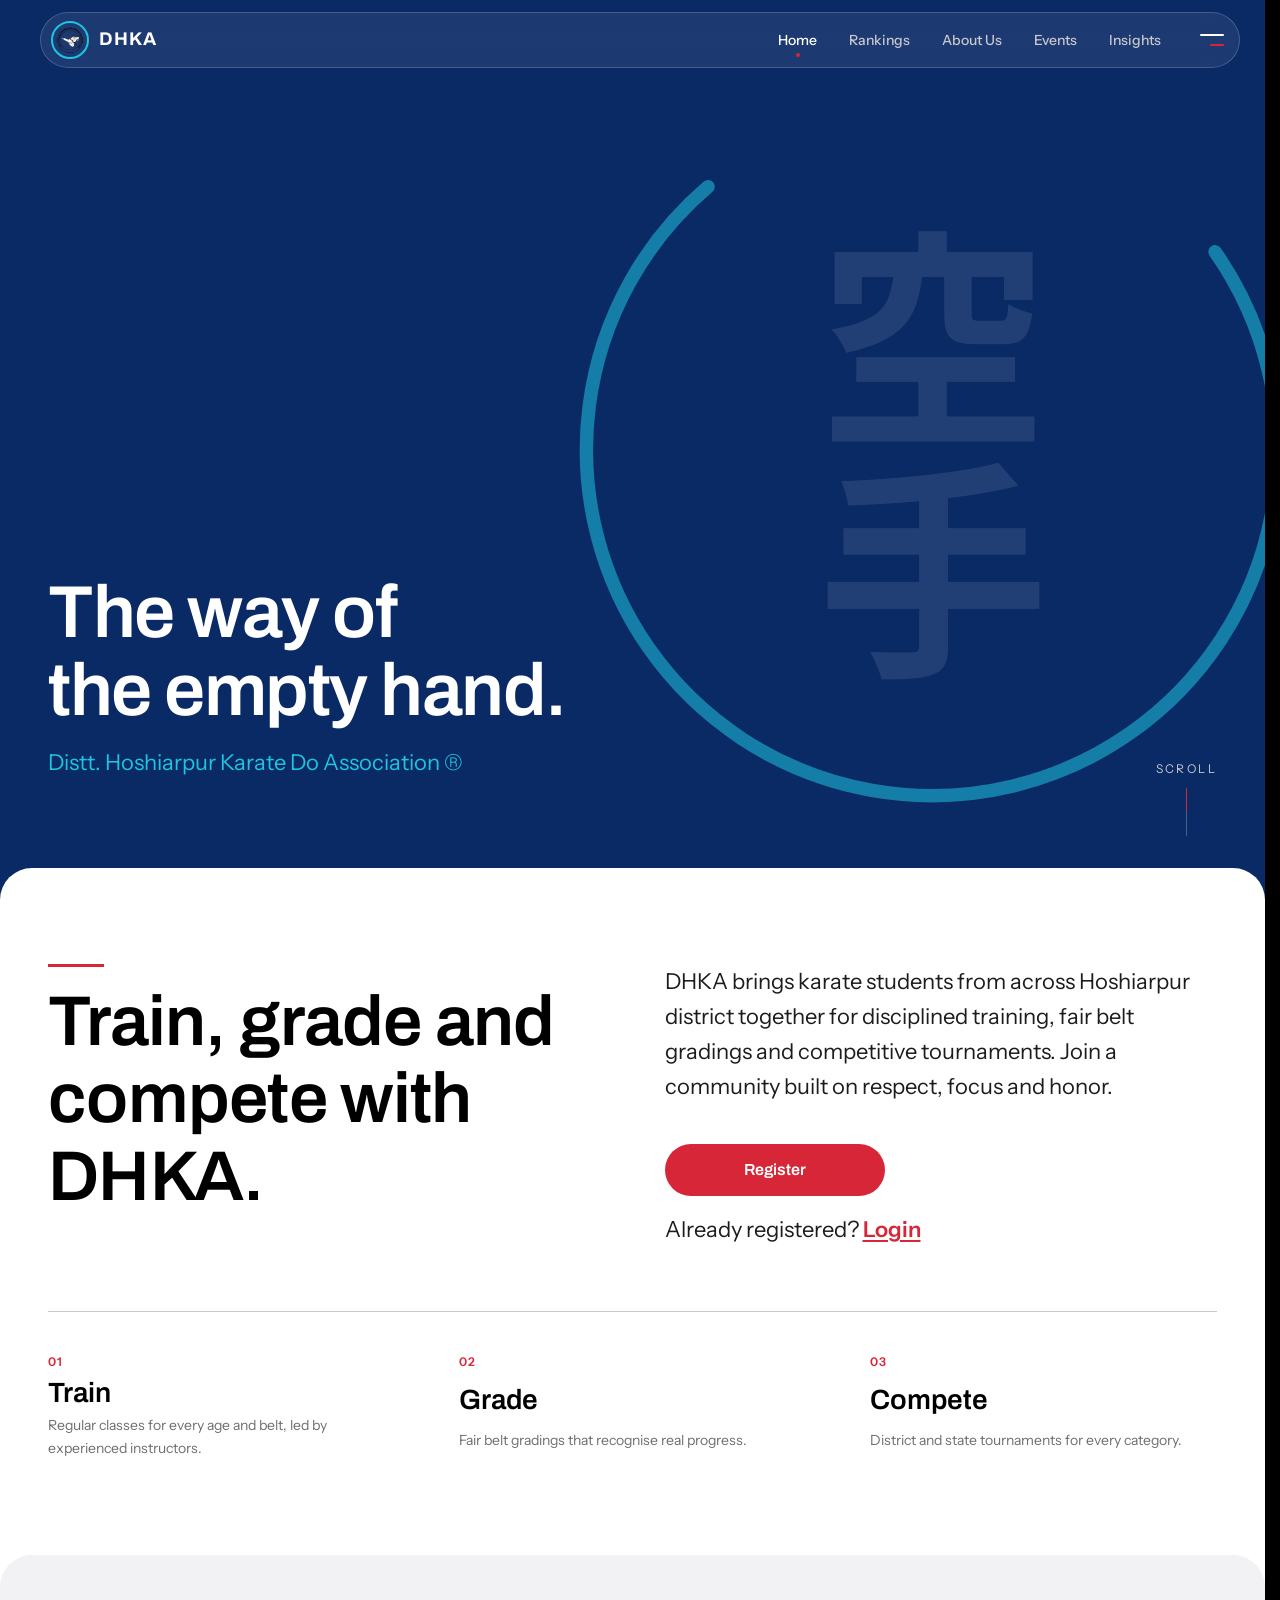
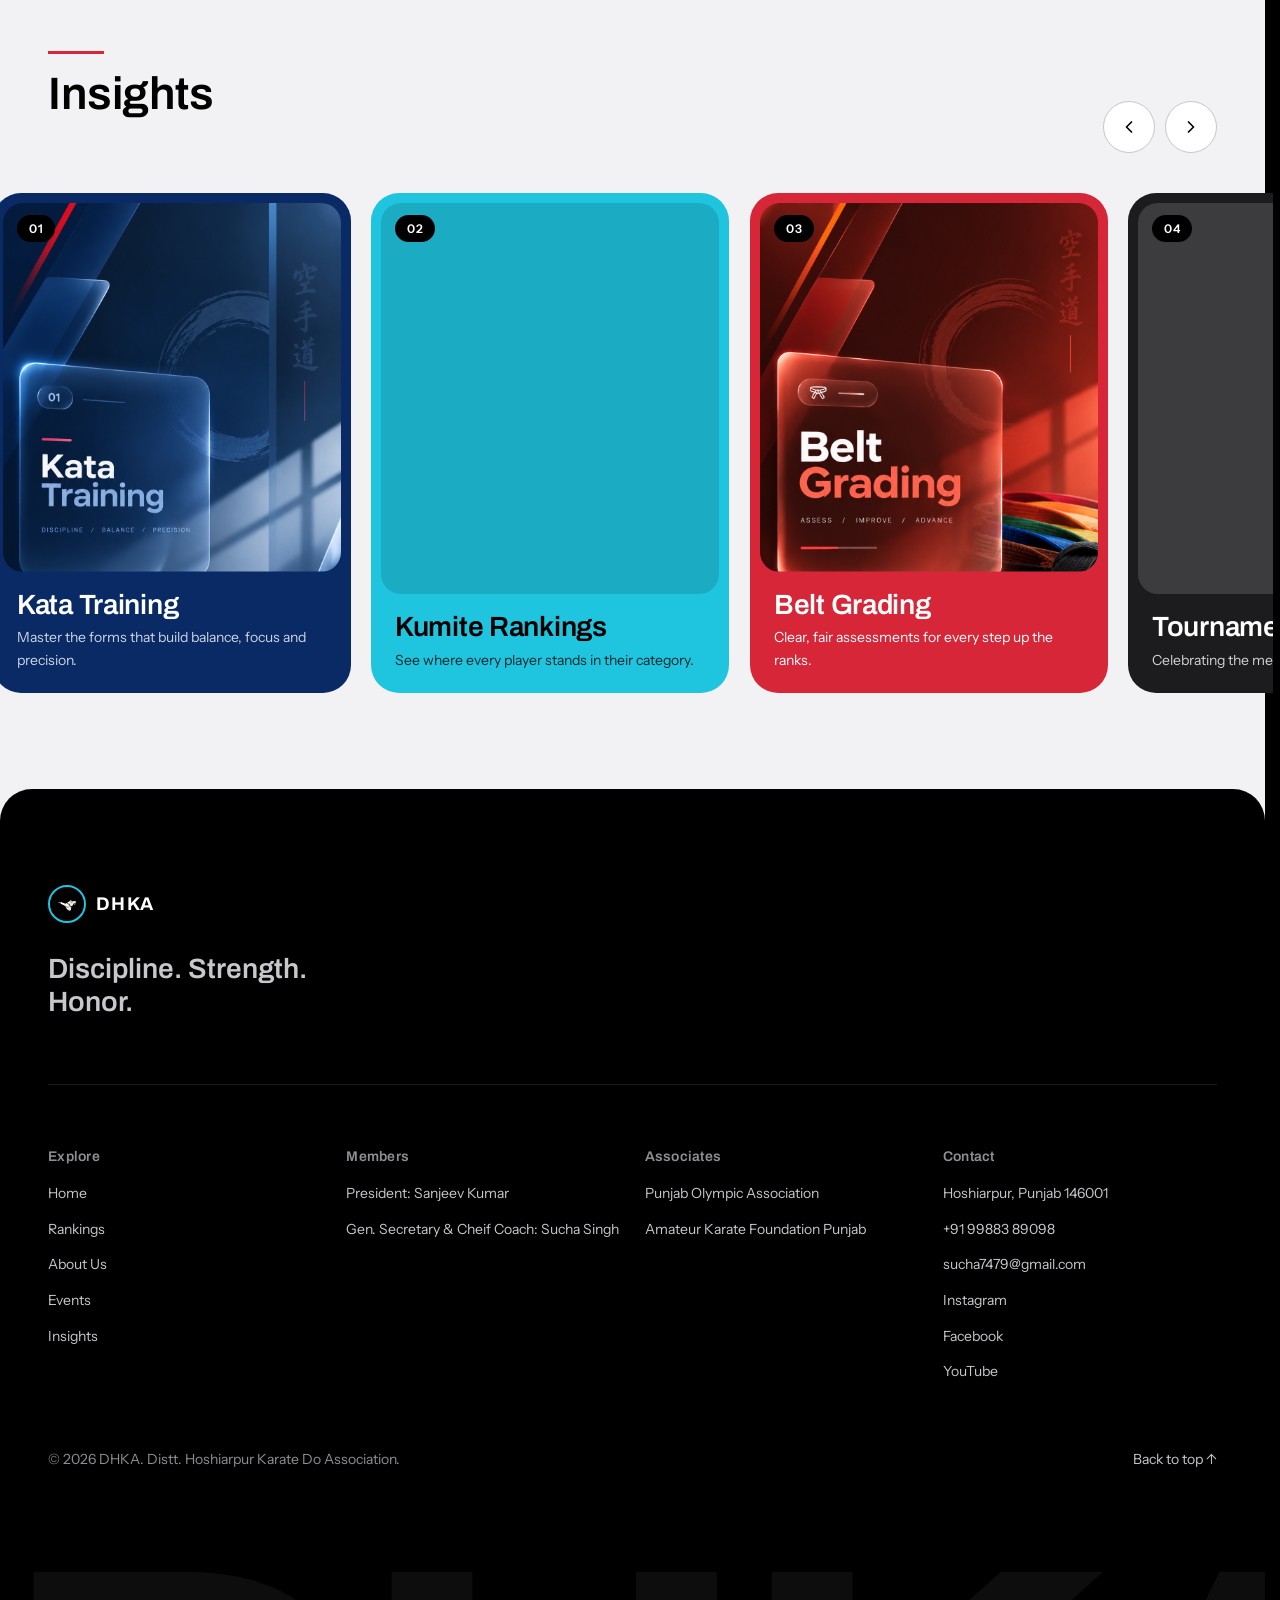
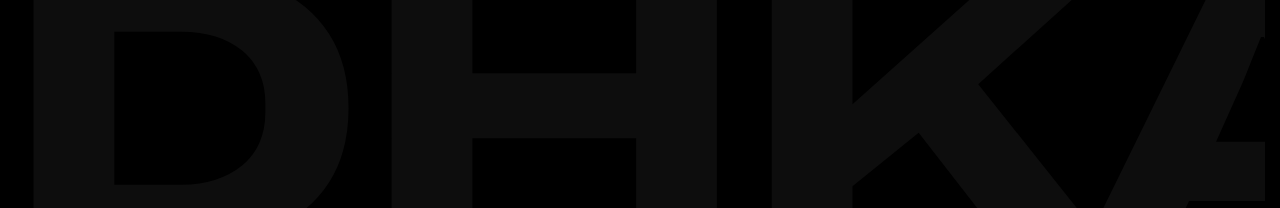
<file: index.html>
<!DOCTYPE html>
<html lang="en">
<head>
    <meta charset="UTF-8">
        <script>
        document.documentElement.classList.add('js');
        setTimeout(function () {
            if (!window.__revealOk) document.documentElement.classList.remove('js');
        }, 3000);
    </script>
    <meta name="viewport" content="width=device-width, initial-scale=1, viewport-fit=cover">
        <title>DHKA | Karate Association in Hoshiarpur, Punjab</title>
    <meta name="description" content="Official website of the Distt. Hoshiarpur Karate Do Association (DHKA): karate training, tournaments, belt gradings and player rankings in Hoshiarpur, Punjab.">
    <meta name="google-site-verification" content="dmDOGRQIfOUojAu03UEoO30pFLZkdbKXFWBItd70IPM" />
    <meta name="theme-color" content="#000000">
    <link rel="icon" href="images/logo.png">

    <link rel="preconnect" href="https://fonts.googleapis.com">
    <link rel="preconnect" href="https://fonts.gstatic.com" crossorigin>
    <link href="https://fonts.googleapis.com/css2?family=Archivo:wdth,wght@100..125,600..800&family=Instrument+Sans:wght@400;500;600&display=swap" rel="stylesheet" media="print" onload="this.media='all'">
    <noscript><link href="https://fonts.googleapis.com/css2?family=Archivo:wdth,wght@100..125,600..800&family=Instrument+Sans:wght@400;500;600&display=swap" rel="stylesheet"></noscript>

    <link rel="stylesheet" href="css/base.css">
    <link rel="stylesheet" href="css/nav.css">
        <link rel="stylesheet" href="css/account.css">
        <link rel="stylesheet" href="css/home.css">
    <link rel="stylesheet" href="css/footer.css">
        <link rel="stylesheet" href="css/reveal.css">
    <script src="js/reveal.js" defer></script>
        <script src="js/insights.js" defer></script>
    <link href="https://fonts.googleapis.com/css2?family=Noto+Sans+JP:wght@700&text=%E7%A9%BA%E6%89%8B&display=swap" rel="stylesheet" media="print" onload="this.media='all'">
    <noscript><link href="https://fonts.googleapis.com/css2?family=Noto+Sans+JP:wght@700&text=%E7%A9%BA%E6%89%8B&display=swap" rel="stylesheet"></noscript>
    <script src="js/nav.js" defer></script>
        <script src="js/session.js" defer></script>
    <script src="js/account.js" defer></script>

            <style>
        .badge {
            position: fixed; left: 12px; bottom: 12px; z-index: 30;
            padding: 6px 14px; border-radius: var(--radius-pill);
            background: var(--glove-red); font-size: var(--text-sm); font-weight: 600;
        }
        .badge::after { content: 'phone'; }
        @media (min-width: 640px) { .badge::after { content: 'tablet'; } }
        @media (min-width: 960px) { .badge::after { content: 'desktop'; } }
    </style>
        <link rel="canonical" href="https://dhka-live.netlify.app/">
    <meta property="og:type" content="website">
    <meta property="og:site_name" content="DHKA">
    <meta property="og:locale" content="en_IN">
    <meta property="og:title" content="DHKA | Karate Association in Hoshiarpur, Punjab">
    <meta property="og:description" content="Official website of the Distt. Hoshiarpur Karate Do Association (DHKA): karate training, tournaments, belt gradings and player rankings in Hoshiarpur, Punjab.">
    <meta property="og:url" content="https://dhka-live.netlify.app/">
    <meta property="og:image" content="https://dhka-live.netlify.app/images/og-image.jpg">
    <meta property="og:image:width" content="1200">
    <meta property="og:image:height" content="630">
    <meta name="twitter:card" content="summary_large_image">

    <!-- FAKE address, phone and email: replace with your real details -->
    <script type="application/ld+json">
    {
        "@context": "https://schema.org",
        "@graph": [
            {
                "@type": "SportsOrganization",
                "@id": "https://dhka-live.netlify.app/#org",
                "name": "Distt. Hoshiarpur Karate Do Association",
                "alternateName": "DHKA",
                "url": "https://dhka-live.netlify.app/",
                "logo": "https://dhka-live.netlify.app/images/logo.png",
                "sport": "Karate",
                "description": "Karate training, belt gradings, tournaments and player rankings in Hoshiarpur district, Punjab.",
                "areaServed": "Hoshiarpur, Punjab, India",
                "address": {
                    "@type": "PostalAddress",
                    "addressLocality": "Hoshiarpur",
                    "addressRegion": "Punjab",
                    "postalCode": "146001",
                    "addressCountry": "IN"
                },
                "telephone": "+91 98765 43210",
                "email": "info@dhka.in"
            },
            {
                "@type": "WebSite",
                "@id": "https://dhka-live.netlify.app/#site",
                "url": "https://dhka-live.netlify.app/",
                "name": "DHKA",
                "publisher": { "@id": "https://dhka-live.netlify.app/#org" }
            }
        ]
    }
    </script>
</head>
<body id="top">
    <a class="skip-link" href="#main">Skip to content</a>

    <header class="site-header">
        <div class="hd-inner">
            <div class="pill" id="pill">
                <a class="brand" href="index.html" aria-label="DHKA home">
                    
                    <span class="brand-mark" aria-hidden="true"><img src="images/logo.png" alt="logo img"></span>
                    <span class="brand-name">DHKA</span>
                </a>
                <nav class="nav-inline" aria-label="Primary">
                    <a href="index.html" aria-current="page">Home</a>
                    <a href="rankings.html">Rankings</a>
                    <a href="about.html">About Us</a>
                    <a href="events.html">Events</a>
                    <a href="index.html#insights">Insights</a>
                </nav>
            </div>
            <button class="burger" id="burger" type="button" aria-label="Open menu" aria-expanded="false" aria-controls="menu">
                <span></span><span></span>
            </button>
        </div>
    </header>

    <div class="menu" id="menu" inert>
        <div class="menu-wipe menu-wipe--red"></div>
        <div class="menu-wipe menu-wipe--black"></div>
        <svg class="menu-ring" viewBox="0 0 260 260" aria-hidden="true">
            <circle cx="130" cy="130" r="100" transform="rotate(-90 130 130)"></circle>
        </svg>
        <div class="menu-body container">
            <nav aria-label="Menu">
                <ul class="menu-links">
                    <li style="--i:0"><span class="menu-line"></span><a href="index.html" aria-current="page"><span class="menu-text"><span class="menu-dot"></span>Home</span></a></li>
                    <li style="--i:1"><span class="menu-line"></span><a href="rankings.html"><span class="menu-text">Rankings</span></a></li>
                    <li style="--i:2"><span class="menu-line"></span><a href="about.html"><span class="menu-text">About Us</span></a></li>
                    <li style="--i:3"><span class="menu-line"></span><a href="events.html"><span class="menu-text">Events</span></a></li>
                    <li style="--i:4"><span class="menu-line"></span><a href="index.html#insights"><span class="menu-text"><span class="menu-dot"></span>Insights</span></a></li>
                </ul>
            </nav>
            <div class="menu-aside">
                <div class="menu-contact">
                    
                    <p>Hoshiarpur, Punjab 146001</p>
                    <p>+91 99883 89098</p>
                    <p>sucha7479@gmail.com</p>
                </div>
                <div class="menu-actions">
                    <a class="btn btn--ghost" href="login.html">Login</a>
                    <a class="btn btn--red" href="register.html">Register</a>
                </div>
            </div>
        </div>
    </div>

        <main id="main">
        <section class="hero" aria-labelledby="hero-title">
            <div class="hero-art" aria-hidden="true">
                <svg class="hero-ring" viewBox="0 0 400 400"><circle cx="200" cy="200" r="180"></circle></svg>
                <span class="hero-kanji" lang="ja">空手</span>
            </div>
            <div class="container hero-copy">
                <h1 id="hero-title">
                    <span class="line" style="--i:0"><span>The way of</span></span>
                    <span class="line" style="--i:1"><span>the empty hand.</span></span>
                </h1>
                <p class="hero-sub">Distt. Hoshiarpur Karate Do Association &#174;</p>
            </div>
            <a class="hero-scroll" href="#intro" aria-label="Scroll down"><span>Scroll</span><i></i></a>
        </section>

                       <section class="intro" id="intro">
            <div class="container intro-grid">
                <div>
                    <span class="belt" data-reveal="line"></span>
                    <h2 data-reveal="words">Train, grade and compete with DHKA.</h2>
                </div>
                <div class="intro-copy">
                    
                    <p data-reveal="up" style="--i:3">DHKA brings karate students from across Hoshiarpur district together for disciplined training, fair belt gradings and competitive tournaments. Join a community built on respect, focus and honor.</p>
                    <div class="intro-cta" data-reveal="up" style="--i:5">
                        <a class="btn btn--red" href="register.html">Register</a>
                        <p class="intro-login">Already registered? <a href="login.html">Login</a></p>
                    </div>
                </div>
            </div>
                        <div class="container">
            
                <ul class="intro-pillars" role="list" data-stagger>
                    <li data-reveal="up"><span class="pillar-num">01</span><b>Train</b><span>Regular classes for every age and belt, led by experienced instructors.</span></li>
                    <li data-reveal="up"><span class="pillar-num">02</span><b>Grade</b><span>Fair belt gradings that recognise real progress.</span></li>
                    <li data-reveal="up"><span class="pillar-num">03</span><b>Compete</b><span>District and state tournaments for every category.</span></li>
                </ul>
            </div>
        </section>

        <section class="insights" id="insights" aria-labelledby="insights-title">
            <div class="container">
                <div class="ins-head">
                    <div>
                        <span class="belt" data-reveal="line"></span>
                        <h2 id="insights-title" data-reveal="words">Insights</h2>
                        <p data-reveal="up" style="--i:2">Training, rankings and wins from our dojos.</p>
                    </div>
                    <div class="ins-arrows">
                        <button class="ins-btn" id="insPrev" type="button" aria-label="Previous insights" aria-controls="insList" disabled>
                            <svg viewBox="0 0 24 24" fill="none" stroke="currentColor" stroke-width="2" stroke-linecap="round" stroke-linejoin="round" aria-hidden="true"><path d="M15 6l-6 6 6 6"/></svg>
                        </button>
                        <button class="ins-btn" id="insNext" type="button" aria-label="Next insights" aria-controls="insList">
                            <svg viewBox="0 0 24 24" fill="none" stroke="currentColor" stroke-width="2" stroke-linecap="round" stroke-linejoin="round" aria-hidden="true"><path d="M9 6l6 6-6 6"/></svg>
                        </button>
                    </div>
                </div>

                
                <ul class="ins-list" id="insList" role="list" aria-label="Insights">
                    <li class="ins-item" style="--n:0" data-reveal="up">
                        <a href="events.html" id="c-link">
                        <article class="ins-card ins-card--navy">
                            <span class="ins-num">01</span>
                            <div class="frame" data-reveal="slash"><div class="media"><img src="images/k-training.png" alt="Students practicing kata in the dojo" width="900" height="1100" loading="lazy" decoding="async"></div></div>
                            <div class="ins-text">
                                <h3>Kata Training</h3>
                                <p>Master the forms that build balance, focus and precision.</p>
                            </div>
                        </article></a>
                    </li>
                    <li class="ins-item" style="--n:1" data-reveal="up">
                        <a href="rankings.html" id="c-link">
                        <article class="ins-card ins-card--aqua">
                            <span class="ins-num">02</span>
                            <div class="frame" data-reveal="slash"><div class="media"><img src="images/k-rankings.png" alt="Students kumite rankings" width="900" height="1100" loading="lazy" decoding="async"></div></div>
                            <div class="ins-text">
                                <h3>Kumite Rankings</h3>
                                <p>See where every player stands in their category.</p>
                            </div>
                        </article></a>
                    </li>
                    <li class="ins-item" style="--n:2" data-reveal="up">
                        <a href = 'events.html' id = 'c-link'>
                        <article class="ins-card ins-card--red">
                            <span class="ins-num">03</span>
                            <div class="frame" data-reveal="slash"><div class="media"><img src="images/b-grad.png" alt="Students belt gradings" width="900" height="1100" loading="lazy" decoding="async"></div></div>
                            <div class="ins-text">
                                <h3>Belt Grading</h3>
                                <p>Clear, fair assessments for every step up the ranks.</p>
                            </div>
                        </article></a>
                    </li>
                    <li class="ins-item" style="--n:3" data-reveal="up">
                        <article class="ins-card ins-card--dark">
                            <span class="ins-num">04</span>
                            <div class="frame" data-reveal="slash"><div class="media"><img src="images/t-wins.png" alt="Students tournaments wins" width="900" height="1100" loading="lazy" decoding="async"></div></div>
                            <div class="ins-text">
                                <h3>Tournament Won</h3>
                                <p>Celebrating the medals our players bring home.</p>
                            </div>
                        </article>
                    </li>
                    <li class="ins-item" style="--n:4" data-reveal="up">
                        <article class="ins-card ins-card--black">
                            <span class="ins-num">05</span>
                            <div class="frame" data-reveal="slash"><div class="media"><img src="images/s-def.png" alt="Students self defence" width="900" height="1100" loading="lazy" decoding="async"></div></div>
                            <div class="ins-text">
                                <h3>Self Defence</h3>
                                <p>Practical skills for confidence in everyday life.</p>
                            </div>
                        </article>
                    </li>
                </ul>
            </div>
        </section>
    </main>

            <footer class="site-footer">
        <div class="container">
            <div class="ft-top" data-reveal="up">
                <a class="brand ft-brand-row" href="index.html" aria-label="DHKA home">
                    <span class="brand-mark" aria-hidden="true"><img src="images/logo.png" alt="logo img"></span>
                    <span class="brand-name">DHKA</span>
                </a>
                <p class="ft-tagline">Discipline. Strength. Honor.</p>
            </div>

            <div class="ft-cols" data-stagger>
                <nav aria-label="Footer" data-reveal="up">
                    <h2 class="ft-title">Explore</h2>
                    <ul class="ft-list">
                        <li><a href="index.html">Home</a></li>
                        <li><a href="rankings.html">Rankings</a></li>
                        <li><a href="about.html">About Us</a></li>
                        <li><a href="events.html">Events</a></li>
                        <li><a href="index.html#insights">Insights</a></li>
                    </ul>
                </nav>
                <div data-reveal="up">
                    <h2 class="ft-title">Members</h2>
                    <ul class="ft-list">
                        <li><span>President: Sanjeev Kumar</span></li>
                        <li><span>Gen. Secretary & Cheif Coach: Sucha Singh</span></li>
                    </ul>
                </div>
                <div data-reveal="up">
                    <h2 class="ft-title">Associates</h2>
                    <ul class="ft-list">
                        <li><span>Punjab Olympic Association</span></li>
                        <li><span>Amateur Karate Foundation Punjab</span></li>
                    </ul>
                </div>
                <div data-reveal="up">
                    <h2 class="ft-title">Contact</h2>
                    
                    <ul class="ft-list">
                        <li><span>Hoshiarpur, Punjab 146001</span></li>
                        <li><a href="tel:+919988389098">+91 99883 89098</a></li>
                        <li><a href="mailto:sucha7479@gmail.com">sucha7479@gmail.com</a></li>
                        <li><a href="#">Instagram</a></li>
                        <li><a href="#">Facebook</a></li>
                        <li><a href="#">YouTube</a></li>
                    </ul>
                </div>
            </div>

            <div class="ft-bottom" data-reveal="up">
                <p>&copy; 2026 DHKA. Distt. Hoshiarpur Karate Do Association.</p>
                <a href="#top">Back to top &uarr;</a>
            </div>
        </div>
        <div data-reveal="up">
            <div class="ft-wordmark" aria-hidden="true">DHKA</div>
        </div>
    </footer>

    
</body>
</html>
</file>
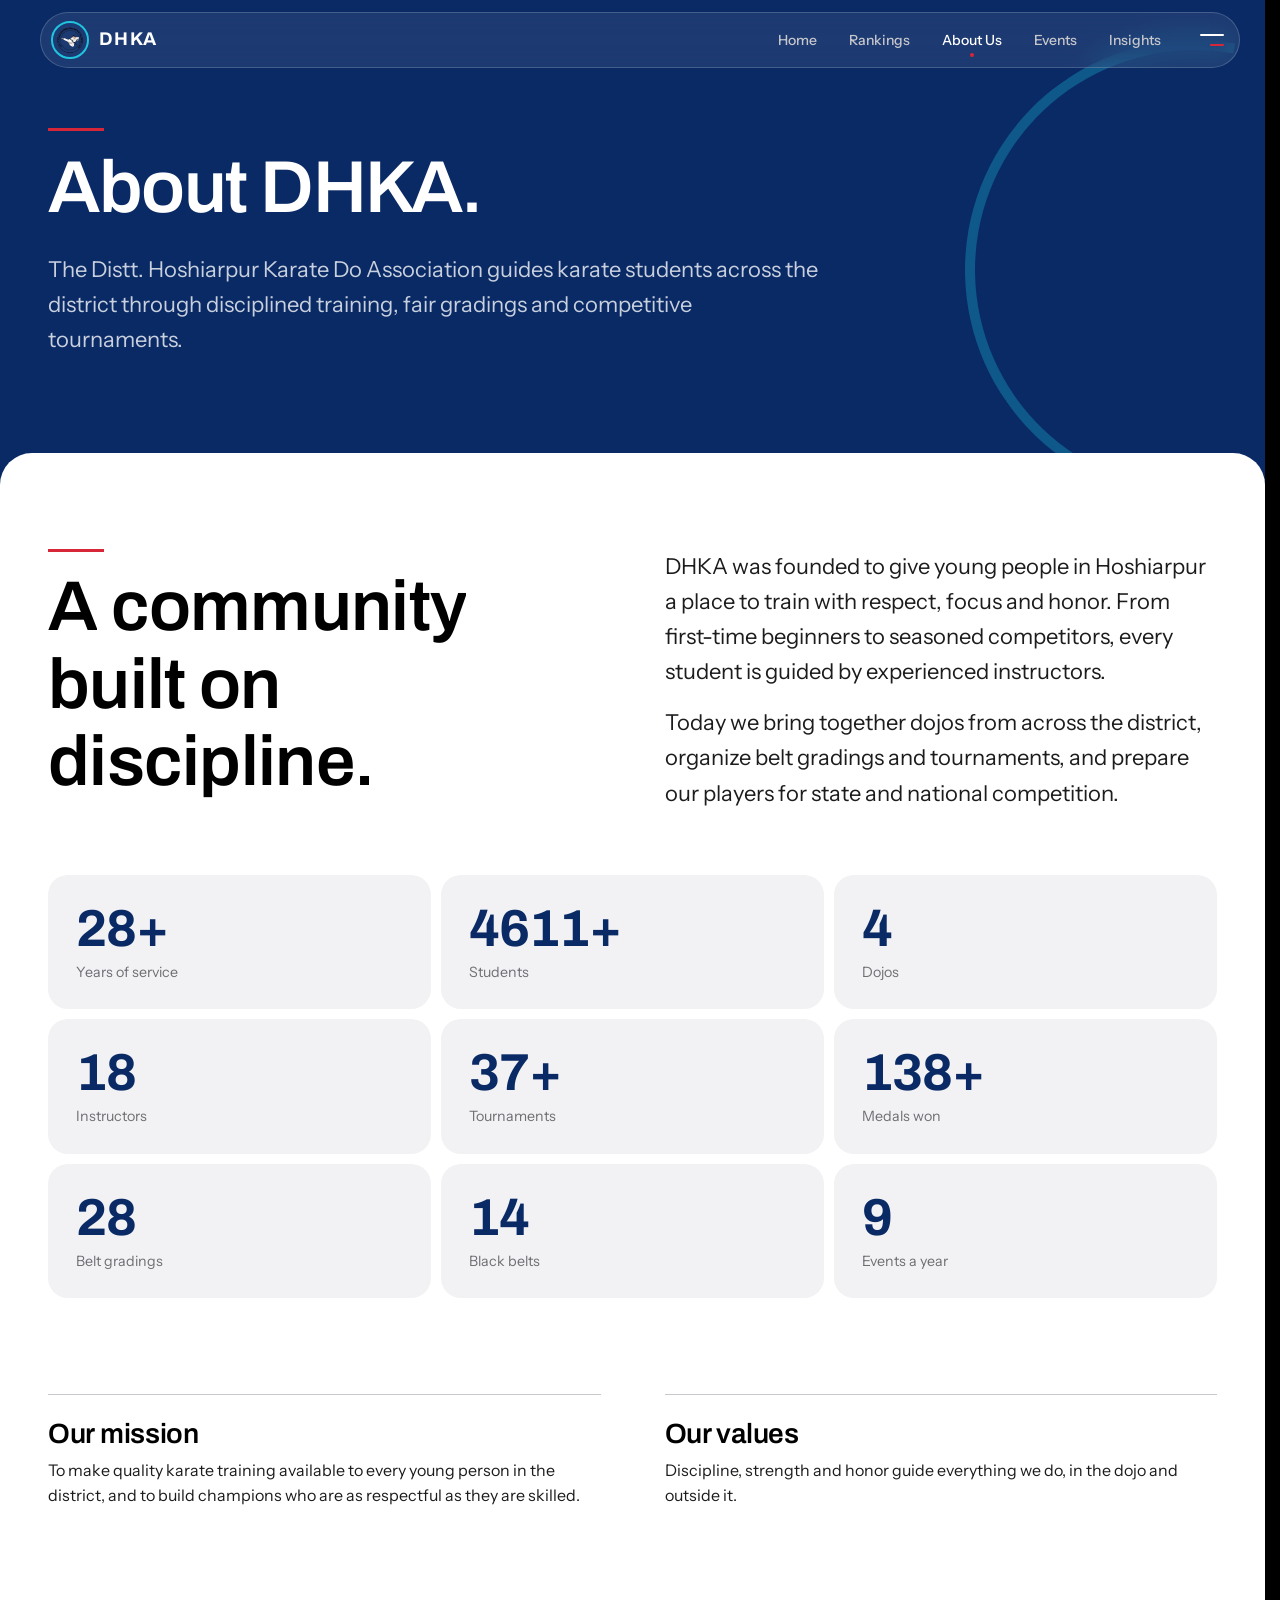
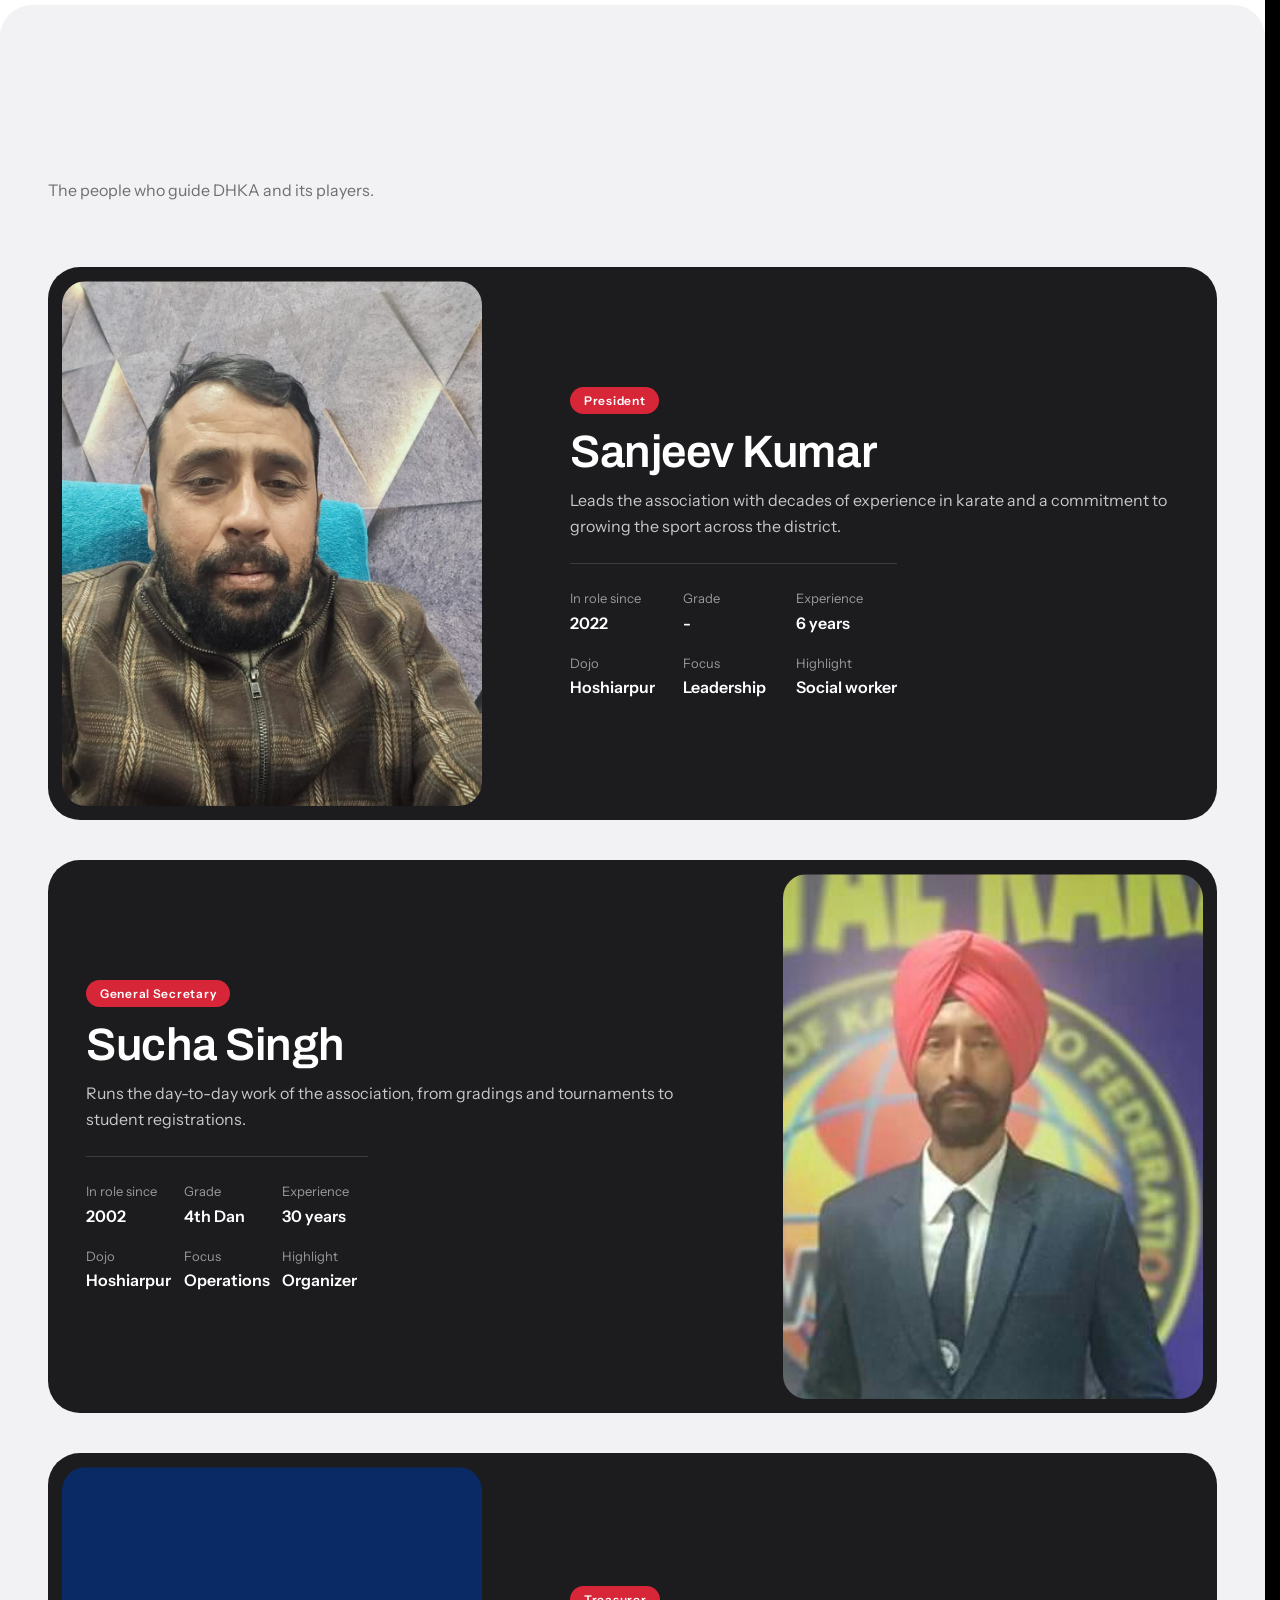
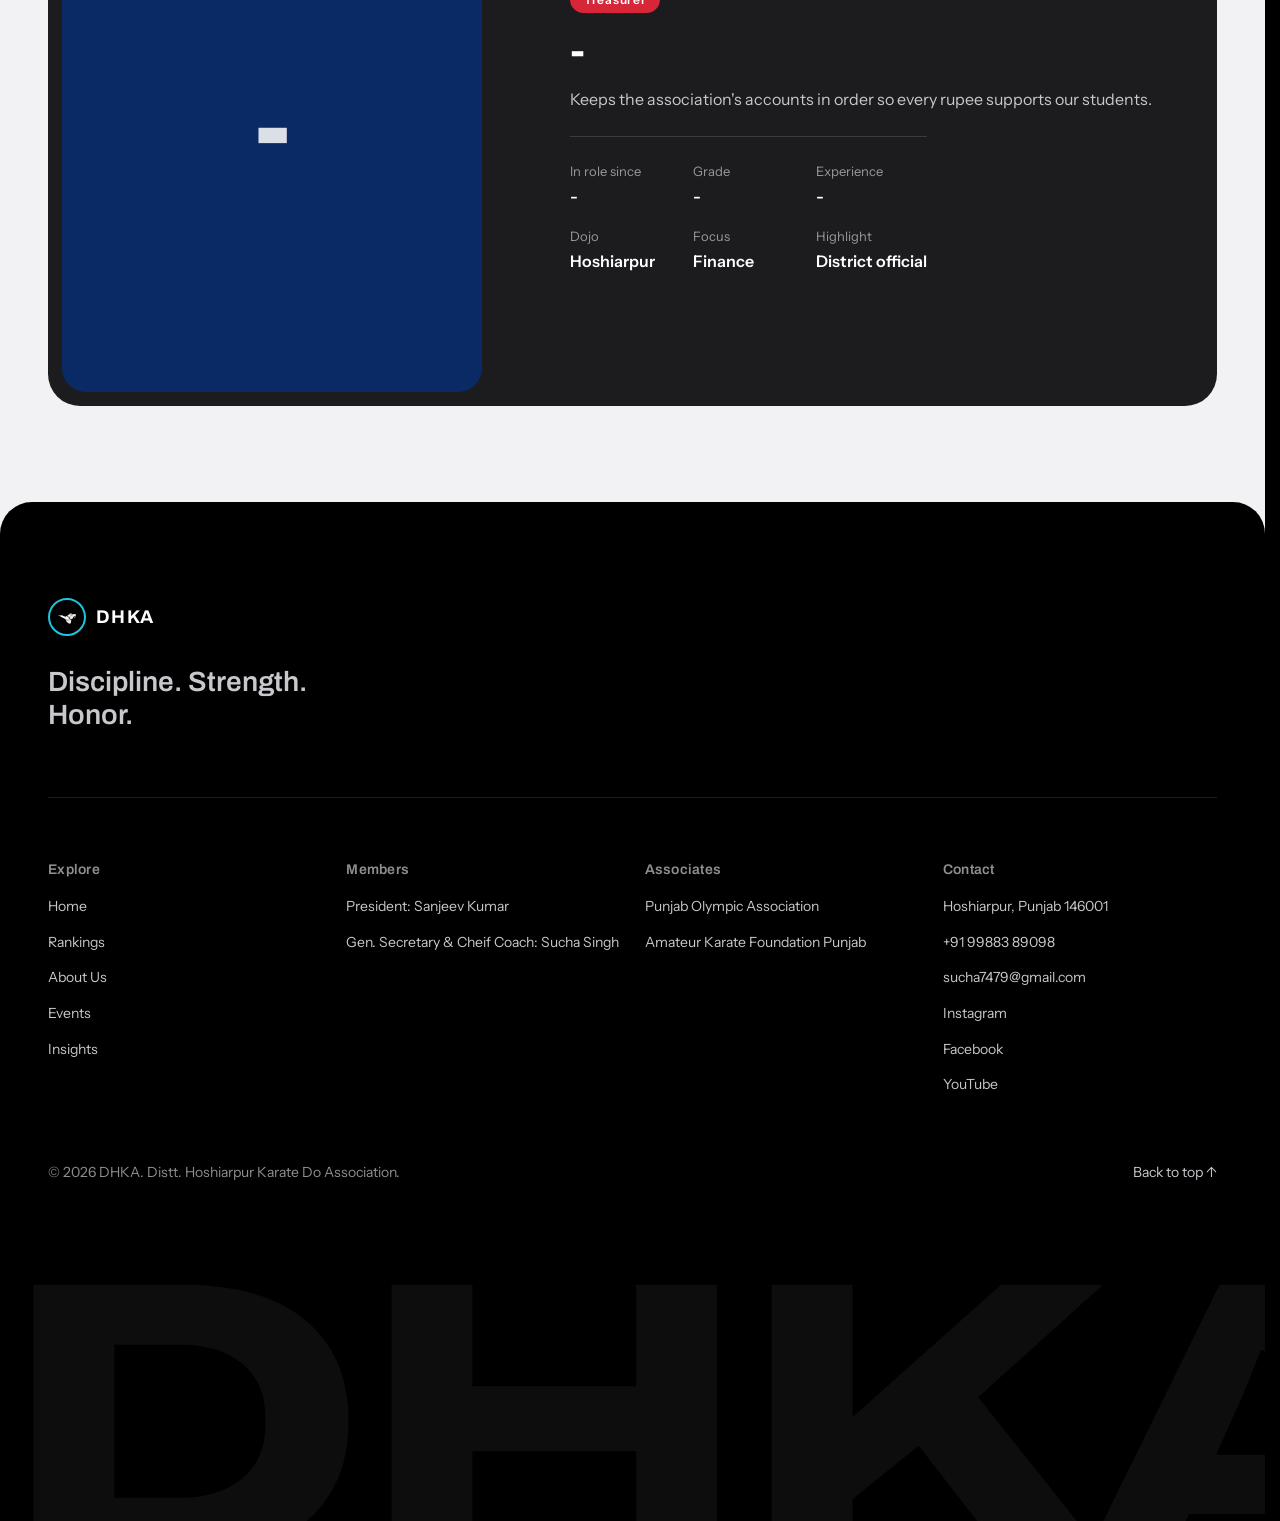
<file: about.html>
<!DOCTYPE html>
<html lang="en">
<head>
    <meta charset="UTF-8">
        <script>
        document.documentElement.classList.add('js');
        setTimeout(function () {
            if (!window.__revealOk) document.documentElement.classList.remove('js');
        }, 3000);
    </script>
    <meta name="viewport" content="width=device-width, initial-scale=1, viewport-fit=cover">
        <title>About Us | DHKA - Distt. Hoshiarpur Karate Do Association</title>
    <meta name="description" content="Learn about the Distt. Hoshiarpur Karate Do Association (DHKA): our story, mission, values and the leadership behind karate in Hoshiarpur, Punjab.">
    <meta name="theme-color" content="#000000">
    <link rel="icon" href="images/logo.png">

    <link rel="preconnect" href="https://fonts.googleapis.com">
    <link rel="preconnect" href="https://fonts.gstatic.com" crossorigin>
    <link href="https://fonts.googleapis.com/css2?family=Archivo:wdth,wght@100..125,600..800&family=Instrument+Sans:wght@400;500;600&display=swap" rel="stylesheet" media="print" onload="this.media='all'">
    <noscript><link href="https://fonts.googleapis.com/css2?family=Archivo:wdth,wght@100..125,600..800&family=Instrument+Sans:wght@400;500;600&display=swap" rel="stylesheet"></noscript>

    <link rel="stylesheet" href="css/base.css">
    <link rel="stylesheet" href="css/nav.css">
        <link rel="stylesheet" href="css/account.css">
            <link rel="stylesheet" href="css/pages.css">
    <link rel="stylesheet" href="css/about.css">
    <link rel="stylesheet" href="css/footer.css">
        <link rel="stylesheet" href="css/reveal.css">
    <script src="js/reveal.js" defer></script>
        <script src="js/about.js" defer></script>
    <link href="https://fonts.googleapis.com/css2?family=Noto+Sans+JP:wght@700&text=%E7%A9%BA%E6%89%8B&display=swap" rel="stylesheet" media="print" onload="this.media='all'">
    <noscript><link href="https://fonts.googleapis.com/css2?family=Noto+Sans+JP:wght@700&text=%E7%A9%BA%E6%89%8B&display=swap" rel="stylesheet"></noscript>
    <script src="js/nav.js" defer></script>
        <script src="js/session.js" defer></script>
    <script src="js/account.js" defer></script>
    <link rel="canonical" href="https://dhka-live.netlify.app/about.html">
    <meta property="og:type" content="website">
    <meta property="og:site_name" content="DHKA">
    <meta property="og:locale" content="en_IN">
    <meta property="og:title" content="About Us | DHKA - Distt. Hoshiarpur Karate Do Association">
    <meta property="og:description" content="Learn about the Distt. Hoshiarpur Karate Do Association (DHKA): our story, mission, values and the leadership behind karate in Hoshiarpur, Punjab.">
    <meta property="og:url" content="https://dhka-live.netlify.app/about.html">
    <meta property="og:image" content="https://dhka-live.netlify.app/images/og-image.jpg">
    <meta property="og:image:width" content="1200">
    <meta property="og:image:height" content="630">
    <meta name="twitter:card" content="summary_large_image">
            
</head>
<body id="top">
    <a class="skip-link" href="#main">Skip to content</a>

    <header class="site-header">
        <div class="hd-inner">
            <div class="pill" id="pill">
                <a class="brand" href="index.html" aria-label="DHKA home">
                    
                    <span class="brand-mark" aria-hidden="true"><img src="images/logo.png" alt="logo img"></span>
                    <span class="brand-name">DHKA</span>
                </a>
                <nav class="nav-inline" aria-label="Primary">
                    <a href="index.html">Home</a>
                    <a href="rankings.html">Rankings</a>
                    <a href="about.html" aria-current="page">About Us</a>
                    <a href="events.html">Events</a>
                    <a href="index.html#insights">Insights</a>
                </nav>
            </div>
            <button class="burger" id="burger" type="button" aria-label="Open menu" aria-expanded="false" aria-controls="menu">
                <span></span><span></span>
            </button>
        </div>
    </header>

    <div class="menu" id="menu" inert>
        <div class="menu-wipe menu-wipe--red"></div>
        <div class="menu-wipe menu-wipe--black"></div>
        <svg class="menu-ring" viewBox="0 0 260 260" aria-hidden="true">
            <circle cx="130" cy="130" r="100" transform="rotate(-90 130 130)"></circle>
        </svg>
        <div class="menu-body container">
            <nav aria-label="Menu">
                <ul class="menu-links">
                    <li style="--i:0"><span class="menu-line"></span><a href="index.html"><span class="menu-text"><span class="menu-dot"></span>Home</span></a></li>
                    <li style="--i:1"><span class="menu-line"></span><a href="rankings.html"><span class="menu-text">Rankings</span></a></li>
                    <li style="--i:2"><span class="menu-line"></span><a href="about.html" aria-current="page"><span class="menu-text"><span class="menu-dot"></span>About Us</span></a></li>
                    <li style="--i:3"><span class="menu-line"></span><a href="events.html"><span class="menu-text">Events</span></a></li>
                    <li style="--i:4"><span class="menu-line"></span><a href="index.html#insights"><span class="menu-text">Insights</span></a></li>
                </ul>
            </nav>
            <div class="menu-aside">
                <div class="menu-contact">
                    
                    <p>Hoshiarpur, Punjab 146001</p>
                    <p>+91 9988 39098</p>
                    <p>sucha7479@gmail.com</p>
                </div>
                <div class="menu-actions">
                    <a class="btn btn--ghost" href="login.html">Login</a>
                    <a class="btn btn--red" href="register.html">Register</a>
                </div>
            </div>
        </div>
    </div>

        
    <main id="main">
        <section class="page-hero" aria-labelledby="about-title">
            <div class="container">
                <span class="belt" data-reveal="line"></span>
                <h1 id="about-title" data-reveal="words">About DHKA.</h1>
                
                <p data-reveal="up" style="--i:3">The Distt. Hoshiarpur Karate Do Association guides karate students across the district through disciplined training, fair gradings and competitive tournaments.</p>
            </div>
        </section>

        <section class="sheet sheet--white" aria-labelledby="story-title">
            <div class="container">
                <div class="about-grid">
                    <div class="about-story">
                        <span class="belt" data-reveal="line"></span>
                        <h2 id="story-title" data-reveal="words">A community built on discipline.</h2>
                    </div>
                    
                    <div class="about-text">
                        <p data-reveal="up" style="--i:3">DHKA was founded to give young people in Hoshiarpur a place to train with respect, focus and honor. From first-time beginners to seasoned competitors, every student is guided by experienced instructors.</p>
                        <p data-reveal="up" style="--i:4">Today we bring together dojos from across the district, organize belt gradings and tournaments, and prepare our players for state and national competition.</p>
                    </div>
                </div>

        
                <ul class="facts" role="list" data-stagger>
                    <li class="fact" data-reveal="up"><b data-count="30" data-suffix="+">30+</b><span>Years of service</span></li>
                    <li class="fact" data-reveal="up"><b data-count="5000" data-suffix="+">5000+</b><span>Students</span></li>
                    <li class="fact" data-reveal="up"><b data-count="4">4</b><span>Dojos</span></li>
                    <li class="fact" data-reveal="up"><b data-count="20">20</b><span>Instructors</span></li>
                    <li class="fact" data-reveal="up"><b data-count="40" data-suffix="+">40+</b><span>Tournaments</span></li>
                    <li class="fact" data-reveal="up"><b data-count="150" data-suffix="+">150+</b><span>Medals won</span></li>
                    <li class="fact" data-reveal="up"><b data-count="30">30</b><span>Belt gradings</span></li>
                    <li class="fact" data-reveal="up"><b data-count="15">15</b><span>Black belts</span></li>
                    <li class="fact" data-reveal="up"><b data-count="10">10</b><span>Events a year</span></li>
                </ul>

                
                <div class="about-duo" data-stagger>
                    <div class="duo" data-reveal="up">
                        <h3>Our mission</h3>
                        <p>To make quality karate training available to every young person in the district, and to build champions who are as respectful as they are skilled.</p>
                    </div>
                    <div class="duo" data-reveal="up">
                        <h3>Our values</h3>
                        <p>Discipline, strength and honor guide everything we do, in the dojo and outside it.</p>
                    </div>
                </div>
            </div>
        </section>

        <section class="sheet sheet--gray" aria-labelledby="leaders-title">
            <div class="container">
                <div class="leaders-head">
                    <span class="belt" data-reveal="line"></span>
                    <h2 id="leaders-title" data-reveal="words">Our leadership.</h2>
                    <p data-reveal="up" style="--i:3">The people who guide DHKA and its players.</p>
                </div>

                <ol class="leader-list" role="list">
                    <li class="leader" data-reveal="up">
                        <div class="leader-photo" data-reveal="slash"><div class="media" aria-hidden="true"><img src="images/SK.jpg"></div></div>
                        <div class="leader-body">
                            <span class="leader-role">President</span>
                            <h3>Sanjeev Kumar</h3>
                            <p class="leader-bio">Leads the association with decades of experience in karate and a commitment to growing the sport across the district.</p>
                            <dl class="leader-facts">
                                <div><dt>In role since</dt><dd>2022</dd></div>
                                <div><dt>Grade</dt><dd> - </dd></div>
                                <div><dt>Experience</dt><dd>6 years</dd></div>
                                <div><dt>Dojo</dt><dd>Hoshiarpur</dd></div>
                                <div><dt>Focus</dt><dd>Leadership</dd></div>
                                <div><dt>Highlight</dt><dd>Social worker</dd></div>
                            </dl>
                        </div>
                    </li>
                    <li class="leader" data-reveal="up">
                        <div class="leader-photo" data-reveal="slash"><div class="media" aria-hidden="true"><img src="images/SS.jpg"></div></div>
                        <div class="leader-body">
                            <span class="leader-role">General Secretary</span>
                            <h3>Sucha Singh</h3>
                            <p class="leader-bio">Runs the day-to-day work of the association, from gradings and tournaments to student registrations.</p>
                            <dl class="leader-facts">
                                <div><dt>In role since</dt><dd>2002</dd></div>
                                <div><dt>Grade</dt><dd>4th Dan</dd></div>
                                <div><dt>Experience</dt><dd>30 years</dd></div>
                                <div><dt>Dojo</dt><dd>Hoshiarpur</dd></div>
                                <div><dt>Focus</dt><dd>Operations</dd></div>
                                <div><dt>Highlight</dt><dd>Organizer</dd></div>
                            </dl>
                        </div>
                    </li>
                    <li class="leader" data-reveal="up">
                        <div class="leader-photo" data-reveal="slash"><div class="media" aria-hidden="true">-</div></div>
                        <div class="leader-body">
                            <span class="leader-role">Treasurer</span>
                            <h3>-</h3>
                            <p class="leader-bio">Keeps the association's accounts in order so every rupee supports our students.</p>
                            <dl class="leader-facts">
                                <div><dt>In role since</dt><dd>-</dd></div>
                                <div><dt>Grade</dt><dd>-</dd></div>
                                <div><dt>Experience</dt><dd>-</dd></div>
                                <div><dt>Dojo</dt><dd>Hoshiarpur</dd></div>
                                <div><dt>Focus</dt><dd>Finance</dd></div>
                                <div><dt>Highlight</dt><dd>District official</dd></div>
                            </dl>
                        </div>
                    </li>
                </ol>
            </div>
        </section>
    </main>
            <footer class="site-footer">
        <div class="container">
            <div class="ft-top" data-reveal="up">
                <a class="brand ft-brand-row" href="index.html" aria-label="DHKA home">
                    <span class="brand-mark" aria-hidden="true"><img src="images/logo.png" alt="logo img"></span>
                    <span class="brand-name">DHKA</span>
                </a>
                <p class="ft-tagline">Discipline. Strength. Honor.</p>
            </div>

            <div class="ft-cols" data-stagger>
                <nav aria-label="Footer" data-reveal="up">
                    <h2 class="ft-title">Explore</h2>
                    <ul class="ft-list">
                        <li><a href="index.html">Home</a></li>
                        <li><a href="rankings.html">Rankings</a></li>
                        <li><a href="about.html">About Us</a></li>
                        <li><a href="events.html">Events</a></li>
                        <li><a href="index.html#insights">Insights</a></li>
                    </ul>
                </nav>
                <div data-reveal="up">
                    <h2 class="ft-title">Members</h2>
                    <ul class="ft-list">
                        <li><span>President: Sanjeev Kumar</span></li>
                        <li><span>Gen. Secretary & Cheif Coach: Sucha Singh</span></li>
                    </ul>
                </div>
                <div data-reveal="up">
                    <h2 class="ft-title">Associates</h2>
                    <ul class="ft-list">
                        <li><span>Punjab Olympic Association</span></li>
                        <li><span>Amateur Karate Foundation Punjab</span></li>
                    </ul>
                </div>
                <div data-reveal="up">
                    <h2 class="ft-title">Contact</h2>
                
                    <ul class="ft-list">
                        <li><span>Hoshiarpur, Punjab 146001</span></li>
                        <li><a href="tel:+919988389098">+91 99883 89098</a></li>
                        <li><a href="mailto:sucha7479@gmail.com">sucha7479@gmail.com</a></li>
                        <li><a href="#">Instagram</a></li>
                        <li><a href="#">Facebook</a></li>
                        <li><a href="#">YouTube</a></li>
                    </ul>
                </div>
            </div>

            <div class="ft-bottom" data-reveal="up">
                <p>&copy; 2026 DHKA. Distt. Hoshiarpur Karate Do Association.</p>
                <a href="#top">Back to top &uarr;</a>
            </div>
        </div>
        <div data-reveal="up">
            <div class="ft-wordmark" aria-hidden="true">DHKA</div>
        </div>
    </footer>

</body>
</html>
</file>
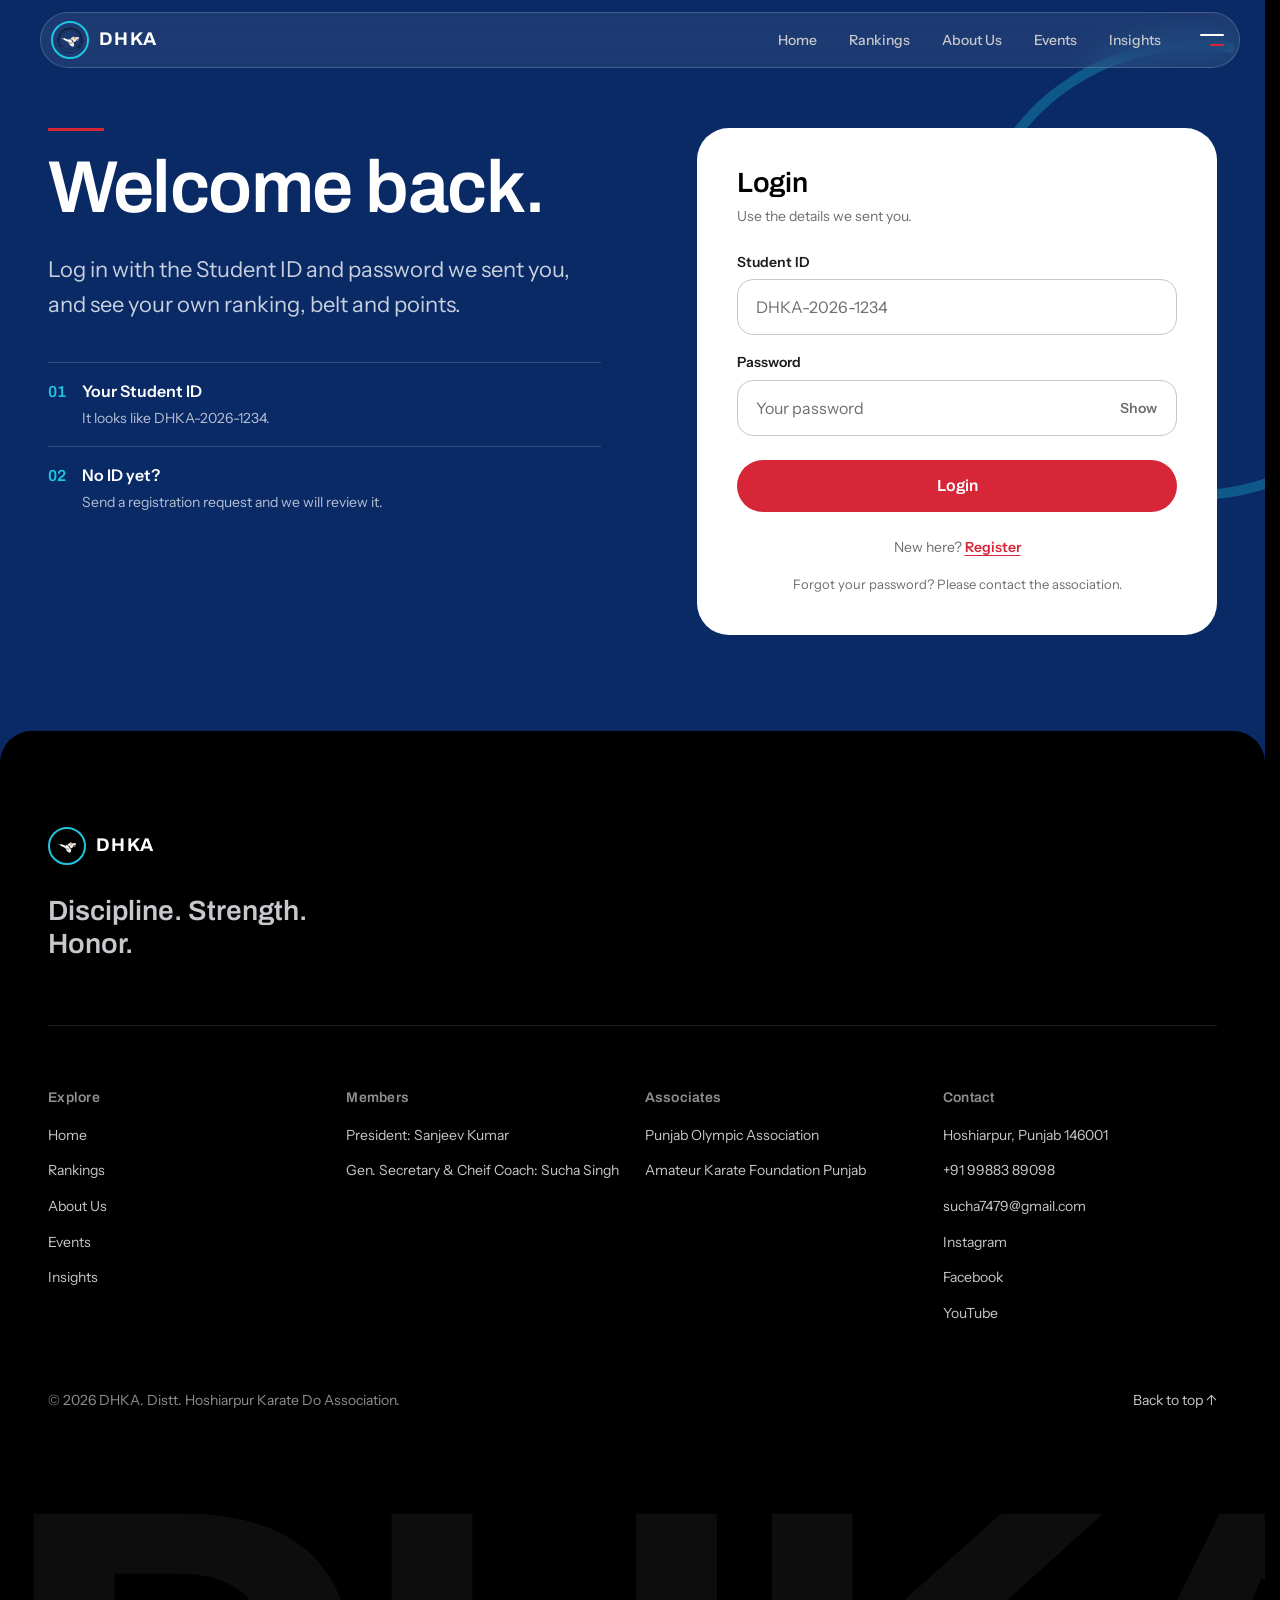
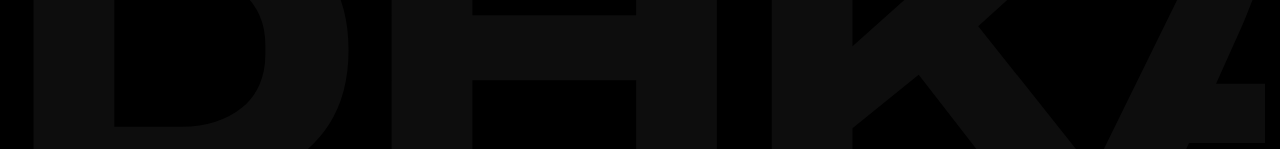
<file: admin.html>
<!DOCTYPE html>
<html lang="en">
<head>
    <meta charset="UTF-8">
    <script>
        document.documentElement.classList.add('js');
        setTimeout(function () {
            if (!window.__revealOk) document.documentElement.classList.remove('js');
        }, 3000);
    </script>
    <meta name="viewport" content="width=device-width, initial-scale=1, viewport-fit=cover">
    <title>Admin panel | DHKA</title>
    <meta name="robots" content="noindex, nofollow">
    <meta name="theme-color" content="#000000">
    <link rel="icon" href="images/logo.png">

    <link rel="preconnect" href="https://fonts.googleapis.com">
    <link rel="preconnect" href="https://fonts.gstatic.com" crossorigin>
    <link href="https://fonts.googleapis.com/css2?family=Archivo:wdth,wght@100..125,600..800&family=Instrument+Sans:wght@400;500;600&display=swap" rel="stylesheet" media="print" onload="this.media='all'">
    <noscript><link href="https://fonts.googleapis.com/css2?family=Archivo:wdth,wght@100..125,600..800&family=Instrument+Sans:wght@400;500;600&display=swap" rel="stylesheet"></noscript>

    <link rel="stylesheet" href="css/base.css">
    <link rel="stylesheet" href="css/nav.css">
    <link rel="stylesheet" href="css/account.css">
    <link rel="stylesheet" href="css/footer.css">
    <link rel="stylesheet" href="css/reveal.css">
    <link rel="stylesheet" href="css/pages.css">
    <link rel="stylesheet" href="css/events.css">
    <link rel="stylesheet" href="css/auth.css">
    <link rel="stylesheet" href="css/admin.css">

    <script src="js/config.js" defer></script>
    <script src="js/session.js" defer></script>
    <script src="js/nav.js" defer></script>
    <script src="js/account.js" defer></script>
    <script src="js/reveal.js" defer></script>
    <script src="js/admin.js" defer></script>
</head>
<body id="top">
    <a class="skip-link" href="#main">Skip to content</a>

    <header class="site-header">
        <div class="hd-inner">
            <div class="pill" id="pill">
                <a class="brand" href="index.html" aria-label="DHKA home">
            
                    <span class="brand-mark" aria-hidden="true"><img src="images/logo.png" alt="logo img"></span>
                    <span class="brand-name">DHKA</span>
                </a>
                <nav class="nav-inline" aria-label="Primary">
                    <a href="index.html">Home</a>
                    <a href="rankings.html">Rankings</a>
                    <a href="about.html">About Us</a>
                    <a href="events.html">Events</a>
                    <a href="index.html#insights">Insights</a>
                </nav>
            </div>
            <button class="burger" id="burger" type="button" aria-label="Open menu" aria-expanded="false" aria-controls="menu">
                <span></span><span></span>
            </button>
        </div>
    </header>

    <div class="menu" id="menu" inert>
        <div class="menu-wipe menu-wipe--red"></div>
        <div class="menu-wipe menu-wipe--black"></div>
        <svg class="menu-ring" viewBox="0 0 260 260" aria-hidden="true">
            <circle cx="130" cy="130" r="100" transform="rotate(-90 130 130)"></circle>
        </svg>
        <div class="menu-body container">
            <nav aria-label="Menu">
                <ul class="menu-links">
                    <li style="--i:0"><span class="menu-line"></span><a href="index.html"><span class="menu-text"><span class="menu-dot"></span>Home</span></a></li>
                    <li style="--i:1"><span class="menu-line"></span><a href="rankings.html"><span class="menu-text">Rankings</span></a></li>
                    <li style="--i:2"><span class="menu-line"></span><a href="about.html"><span class="menu-text">About Us</span></a></li>
                    <li style="--i:3"><span class="menu-line"></span><a href="events.html"><span class="menu-text">Events</span></a></li>
                    <li style="--i:4"><span class="menu-line"></span><a href="index.html#insights"><span class="menu-text">Insights</span></a></li>
                </ul>
            </nav>
            <div class="menu-aside">
                <div class="menu-contact">
                    
                    <p>Hoshiarpur, Punjab 146001</p>
                    <p>+91 99883 89098</p>
                    <p>sucha7479@gmail.com</p>
                </div>
                <div class="menu-actions">
                    <a class="btn btn--ghost" href="login.html">Login</a>
                    <a class="btn btn--red" href="register.html">Register</a>
                </div>
            </div>
        </div>
    </div>

    <main id="main">
        <section class="page-hero" aria-labelledby="admin-title">
            <div class="container">
                <span class="belt" data-reveal="line"></span>
                <h1 id="admin-title" data-reveal="words">Admin panel.</h1>
                <p data-reveal="up" style="--i:2">Review requests, manage players and keep the rankings up to date.</p>
            </div>
        </section>

        <section class="sheet sheet--white" aria-label="Admin tools">
            <div class="container">
                <div class="ev-bar">
                    <div class="ev-tabs" role="tablist" aria-label="Admin sections">
                        <button id="tabReq" type="button" role="tab" aria-selected="true" aria-controls="panelReq">Requests <span class="ev-count" id="cntReq"></span></button>
                        <button id="tabPl" type="button" role="tab" aria-selected="false" tabindex="-1" aria-controls="panelPl">Players <span class="ev-count" id="cntPl"></span></button>
     <button id="tabEv" type="button" role="tab" aria-selected="false" tabindex="-1" aria-controls="panelEv">Events <span class="ev-count" id="cntEv"></span></button>
                    </div>
                </div>

                <div id="panelReq" role="tabpanel" aria-labelledby="tabReq" aria-live="polite" aria-busy="true">
                    <div data-state="loading"><div class="ev-skel"></div><div class="ev-skel"></div></div>
                    <div class="ev-note" data-state="error" hidden>
                        <h3>We could not load the requests</h3>
                        <p>Please check your connection and try again.</p>
                        <button class="btn btn--red" type="button" data-retry>Try again</button>
                    </div>
                    <div class="ev-note" data-state="empty" hidden>
                        <h3>No pending requests</h3>
                        <p>New registration requests will appear here.</p>
                    </div>
                    <ul class="adm-list" id="reqList" role="list" data-state="list" hidden></ul>
                </div>

                <div id="panelPl" role="tabpanel" aria-labelledby="tabPl" aria-live="polite" aria-busy="true" hidden>
                    <div class="adm-toolbar">
                        <input class="adm-search" id="plSearch" type="search" placeholder="Search by name or Student ID" aria-label="Search players" autocomplete="off">
                        <button class="btn btn--red" id="plAdd" type="button">Add player</button>
                    </div>
                    <div data-state="loading"><div class="ev-skel"></div><div class="ev-skel"></div></div>
                    <div class="ev-note" data-state="error" hidden>
                        <h3>We could not load the players</h3>
                        <p>Please check your connection and try again.</p>
                        <button class="btn btn--red" type="button" data-retry>Try again</button>
                    </div>
                    <div class="ev-note" data-state="empty" hidden>
                        <h3 id="plEmptyTitle"></h3>
                        <p id="plEmptyText"></p>
                    </div>
                    <ul class="adm-list" id="plList" role="list" data-state="list" hidden></ul>
                                        <ul class="adm-list" id="plList" role="list" data-state="list" hidden></ul>
                </div>
                                <div id="panelEv" role="tabpanel" aria-labelledby="tabEv" aria-live="polite" aria-busy="true" hidden>
                    <div class="adm-toolbar">
                        <button class="btn btn--red" id="evAdd" type="button">Add event</button>
                    </div>
                    <div data-state="loading"><div class="ev-skel"></div><div class="ev-skel"></div></div>
                    <div class="ev-note" data-state="error" hidden>
                        <h3>We could not load the events</h3>
                        <p>Please check your connection and try again.</p>
                        <button class="btn btn--red" type="button" data-retry>Try again</button>
                    </div>
                    <div class="ev-note" data-state="empty" hidden>
                        <h3>No events yet</h3>
                        <p>Add your first event with the button above.</p>
                    </div>
                    <ul class="adm-list" id="evAdmList" role="list" data-state="list" hidden></ul>
                </div>
                </div>
            </div>
        </section>
    </main>

    <dialog class="dlg" id="dlgCred" aria-labelledby="credTitle">
        <div class="dlg-inner">
            <h2 id="credTitle"></h2>
            <p class="dlg-sub" id="credSub"></p>
            <dl class="cred">
                <div><dt>Student ID</dt><dd id="credId"></dd></div>
                <div><dt>Password</dt><dd id="credPw"></dd></div>
            </dl>
            <p class="cred-warn">Copy these now. For safety, the password is never shown again.</p>
            <div class="dlg-actions">
                <button class="btn btn--ghost" id="credCopy" type="button">Copy details</button>
                <button class="btn btn--red" id="credDone" type="button">Done</button>
            </div>
        </div>
    </dialog>

    <dialog class="dlg" id="dlgPlayer" aria-labelledby="plTitle">
        <div class="dlg-inner">
            <h2 id="plTitle"></h2>
            <p class="dlg-sub" id="plSub"></p>
            <p class="form-alert" id="plAlert" role="alert" hidden></p>
            <form id="plForm" novalidate>
                <div class="field js-add-only">
                    <label for="plName">Full name</label>
                    <input id="plName" type="text" maxlength="80" autocomplete="off">
                    <p class="field-error"></p>
                </div>
                <div class="field-row">
                    <div class="field">
                        <label for="plAge">Age</label>
                        <input id="plAge" type="text" inputmode="numeric" maxlength="2" autocomplete="off">
                        <p class="field-error"></p>
                    </div>
                    <div class="field">
                        <label for="plPoints">Points</label>
                        <input id="plPoints" type="text" inputmode="numeric" maxlength="6" placeholder="0" autocomplete="off">
                        <p class="field-error"></p>
                    </div>
                </div>
                <div class="field">
                    <label for="plBelt">Belt</label>
                    <input id="plBelt" type="text" maxlength="30" list="beltList" placeholder="For example: Black" autocomplete="off">
                    <p class="field-error"></p>
                    <datalist id="beltList">
                        <option value="White"></option><option value="Yellow"></option><option value="Orange"></option>
                        <option value="Green"></option><option value="Blue"></option><option value="Purple"></option>
                        <option value="Brown"></option><option value="Black"></option>
                    </datalist>
                </div>
                <div class="field js-add-only">
                    <label for="plEmail">Email (optional)</label>
                    <input id="plEmail" type="email" maxlength="120" autocomplete="off">
                    <p class="field-error"></p>
                </div>
                <div class="dlg-actions">
                    <button class="btn btn--ghost" id="plCancel" type="button">Cancel</button>
                    <button class="btn btn--red" id="plSubmit" type="submit">Save</button>
                </div>
            </form>
        </div>
    </dialog>

    <dialog class="dlg" id="dlgConfirm" aria-labelledby="cfTitle">
        <div class="dlg-inner">
            <h2 id="cfTitle"></h2>
            <p class="dlg-sub" id="cfText"></p>
            <div class="dlg-actions">
                <button class="btn btn--ghost" id="cfCancel" type="button">Cancel</button>
                <button class="btn btn--red" id="cfOk" type="button">Confirm</button>
            </div>
        </div>
    </dialog>
    <dialog class="dlg" id="dlgEvent" aria-labelledby="evDlgTitle">
        <div class="dlg-inner">
            <h2 id="evDlgTitle">Add an event</h2>
            <p class="dlg-sub">The photo and the PDF are both optional.</p>
            <p class="form-alert" id="evAlert" role="alert" hidden></p>
            <form id="evForm" novalidate>
                <div class="field">
                    <label for="evTitle">Title</label>
                    <input id="evTitle" type="text" maxlength="120" placeholder="District Karate Championship" autocomplete="off">
                    <p class="field-error"></p>
                </div>
                <div class="field-row">
                    <div class="field">
                        <label for="evDate">Date</label>
                        <input id="evDate" type="date">
                        <p class="field-error"></p>
                    </div>
                    <div class="field">
                        <label for="evPlace">Location</label>
                        <input id="evPlace" type="text" maxlength="120" placeholder="Hoshiarpur" autocomplete="off">
                        <p class="field-error"></p>
                    </div>
                </div>
                <div class="field">
                    <label for="evText">Details</label>
                    <textarea id="evText" maxlength="3000" placeholder="What should players know?"></textarea>
                    <p class="field-error"></p>
                </div>
                <div class="field">
                    <label for="evImage">Photo</label>
                    <input id="evImage" type="file" accept="image/jpeg,image/png,image/webp">
                    <p class="field-hint">JPG, PNG or WebP, up to 8 MB.</p>
                    <p class="field-error"></p>
                </div>
                <div class="field">
                    <label for="evPdf">PDF document</label>
                    <input id="evPdf" type="file" accept="application/pdf">
                    <p class="field-hint">For example a schedule or rules sheet, up to 8 MB.</p>
                    <p class="field-error"></p>
                </div>
                <div class="dlg-actions">
                    <button class="btn btn--ghost" id="evCancel" type="button">Cancel</button>
                    <button class="btn btn--red" id="evSubmit" type="submit">Add event</button>
                </div>
            </form>
        </div>
    </dialog>
    <div class="toast" id="toast" role="status" aria-live="polite"></div>

    <footer class="site-footer">
        <div class="container">
            <div class="ft-top" data-reveal="up">
                <a class="brand ft-brand-row" href="index.html" aria-label="DHKA home">
                    <span class="brand-mark" aria-hidden="true"><img src="images/logo.png" alt="logo img"></span>
                    <span class="brand-name">DHKA</span>
                </a>
                <p class="ft-tagline">Discipline. Strength. Honor.</p>
            </div>

            <div class="ft-cols" data-stagger>
                <nav aria-label="Footer" data-reveal="up">
                    <h2 class="ft-title">Explore</h2>
                    <ul class="ft-list">
                        <li><a href="index.html">Home</a></li>
                        <li><a href="rankings.html">Rankings</a></li>
                        <li><a href="about.html">About Us</a></li>
                        <li><a href="events.html">Events</a></li>
                        <li><a href="index.html#insights">Insights</a></li>
                    </ul>
                </nav>
                <div data-reveal="up">
                    <h2 class="ft-title">Members</h2>
                    <ul class="ft-list">
                        <li><span>President: Sanjeev Kumar</span></li>
                        <li><span>Gen. Secretary & Cheif Coach: Sucha Singh</span></li>
                    </ul>
                </div>
                <div data-reveal="up">
                    <h2 class="ft-title">Associates</h2>
                    <ul class="ft-list">
                        <li><span>Punjab Olympic Association</span></li>
                        <li><span>Amateur Karate Foundation Punjab</span></li>
                    </ul>
                </div>
                <div data-reveal="up">
                    <h2 class="ft-title">Contact</h2>
                    
                    <ul class="ft-list">
                        <li><span>Hoshiarpur, Punjab 146001</span></li>
                        <li><a href="tel:+919988389098">+91 99883 89098</a></li>
                        <li><a href="mailto:sucha7479@gmail.com">sucha7479@gmail.com</a></li>
                        <li><a href="#">Instagram</a></li>
                        <li><a href="#">Facebook</a></li>
                        <li><a href="#">YouTube</a></li>
                    </ul>
                </div>
            </div>

            <div class="ft-bottom" data-reveal="up">
                <p>&copy; 2026 DHKA. Distt. Hoshiarpur Karate Do Association.</p>
                <a href="#top">Back to top &uarr;</a>
            </div>
        </div>
        <div data-reveal="up">
            <div class="ft-wordmark" aria-hidden="true">DHKA</div>
        </div>
    </footer>
</body>
</html>
</file>
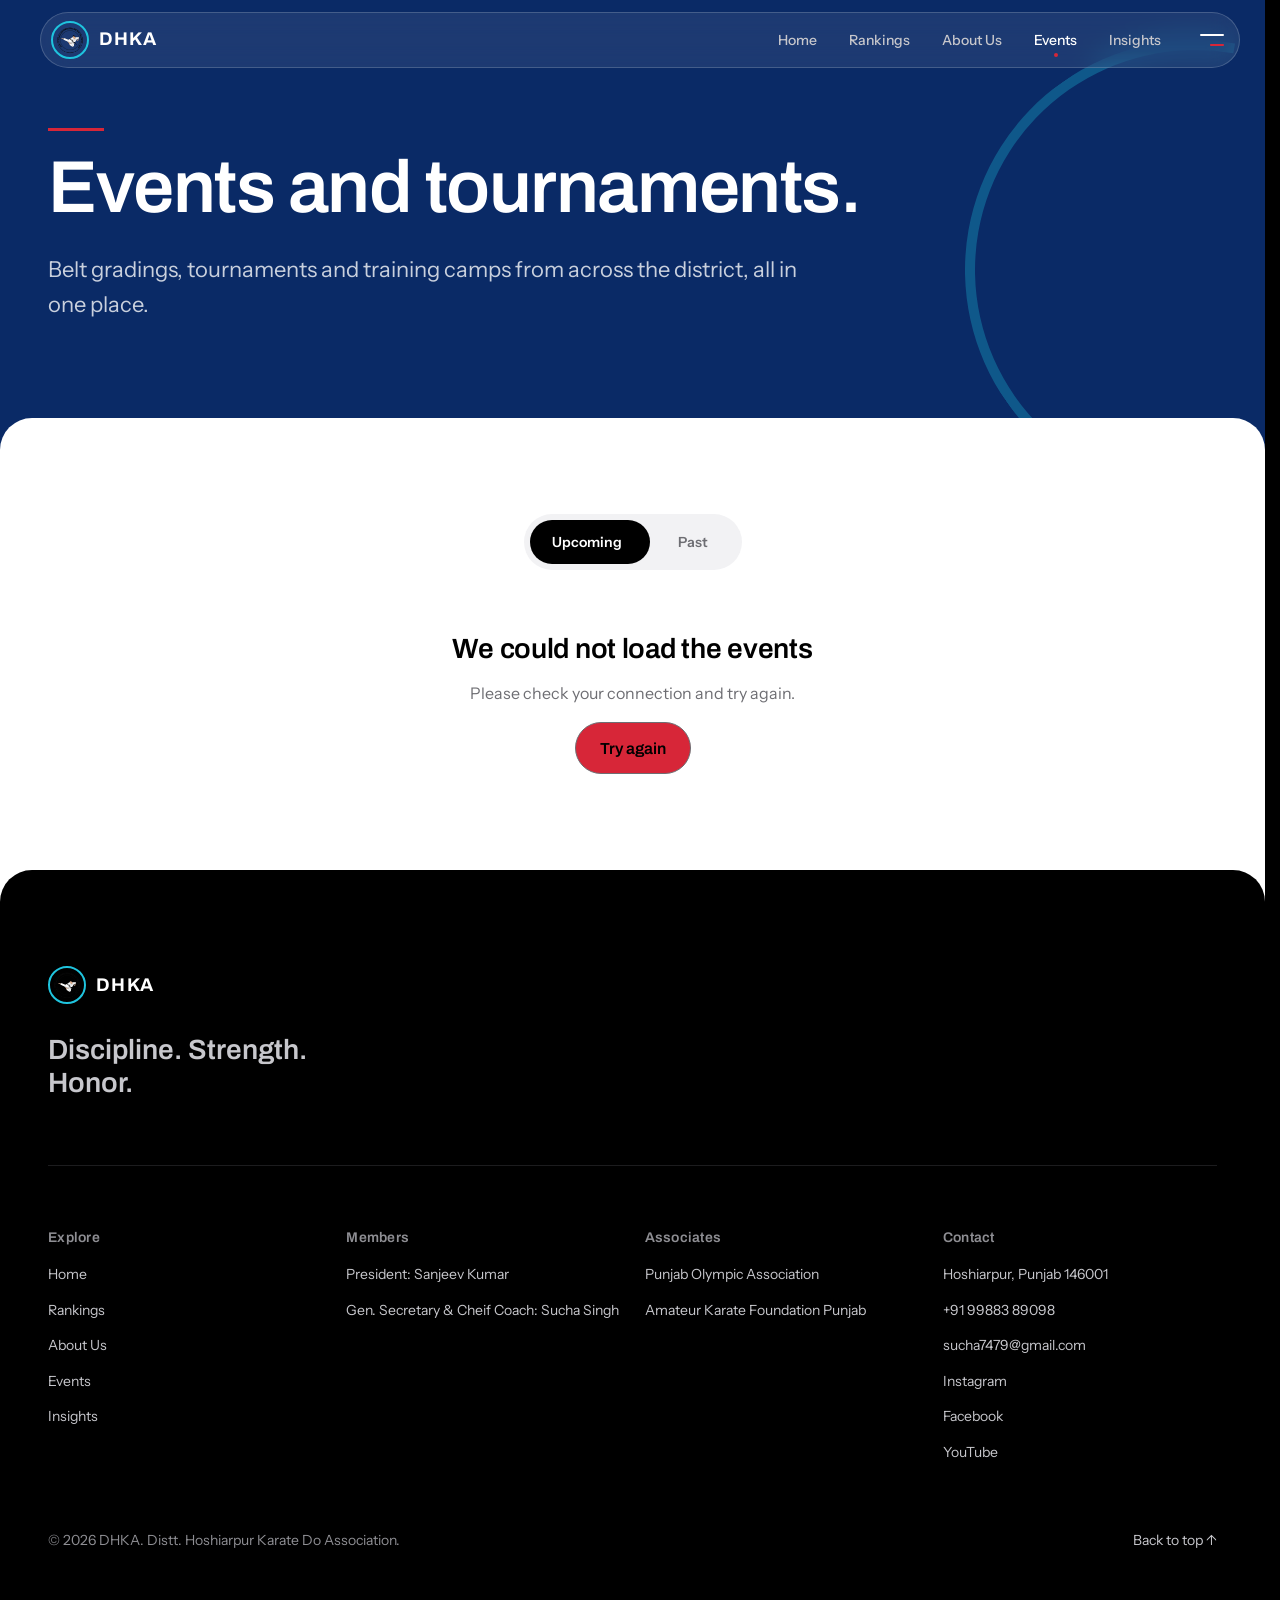
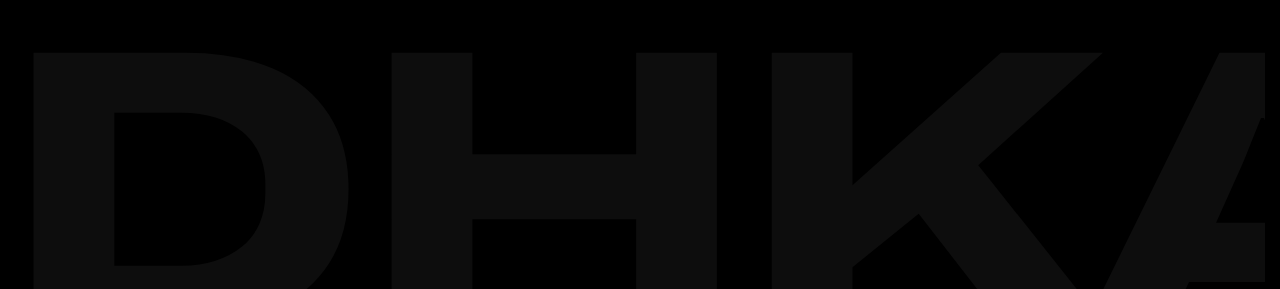
<file: events.html>
<!DOCTYPE html>
<html lang="en">
<head>
    <meta charset="UTF-8">
        <script>
        document.documentElement.classList.add('js');
        setTimeout(function () {
            if (!window.__revealOk) document.documentElement.classList.remove('js');
        }, 3000);
    </script>
    <meta name="viewport" content="width=device-width, initial-scale=1, viewport-fit=cover">
        <title>Events | DHKA - Distt. Hoshiarpur Karate Do Association</title>
    <meta name="description" content="Upcoming and past karate tournaments, belt gradings and events from the Distt. Hoshiarpur Karate Do Association (DHKA) in Punjab.">
    <meta name="theme-color" content="#000000">
    <link rel="icon" href="images/logo.png">

    <link rel="preconnect" href="https://fonts.googleapis.com">
    <link rel="preconnect" href="https://fonts.gstatic.com" crossorigin>
    <link href="https://fonts.googleapis.com/css2?family=Archivo:wdth,wght@100..125,600..800&family=Instrument+Sans:wght@400;500;600&display=swap" rel="stylesheet" media="print" onload="this.media='all'">
    <noscript><link href="https://fonts.googleapis.com/css2?family=Archivo:wdth,wght@100..125,600..800&family=Instrument+Sans:wght@400;500;600&display=swap" rel="stylesheet"></noscript>

    <link rel="stylesheet" href="css/base.css">
    <link rel="stylesheet" href="css/nav.css">
        <link rel="stylesheet" href="css/account.css">
            <link rel="stylesheet" href="css/pages.css">
    <link rel="stylesheet" href="css/events.css">
        <link rel="stylesheet" href="css/lightbox.css">
    <link rel="stylesheet" href="css/footer.css">
        <link rel="stylesheet" href="css/reveal.css">
    <script src="js/reveal.js" defer></script>
            <script src="js/config.js" defer></script>
    <script src="js/events.js" defer></script>
        <script src="js/lightbox.js" defer></script>
    <link href="https://fonts.googleapis.com/css2?family=Noto+Sans+JP:wght@700&text=%E7%A9%BA%E6%89%8B&display=swap" rel="stylesheet" media="print" onload="this.media='all'">
    <noscript><link href="https://fonts.googleapis.com/css2?family=Noto+Sans+JP:wght@700&text=%E7%A9%BA%E6%89%8B&display=swap" rel="stylesheet"></noscript>
    <script src="js/nav.js" defer></script>
        <script src="js/session.js" defer></script>
    <script src="js/account.js" defer></script>
    <link rel="canonical" href="https://dhka-live.netlify.app/events.html">
    <meta property="og:type" content="website">
    <meta property="og:site_name" content="DHKA">
    <meta property="og:locale" content="en_IN">
    <meta property="og:title" content="Events | DHKA - Distt. Hoshiarpur Karate Do Association">
    <meta property="og:description" content="Upcoming and past karate tournaments, belt gradings and events from the Distt. Hoshiarpur Karate Do Association (DHKA) in Punjab.">
    <meta property="og:url" content="https://dhka-live.netlify.app/events.html">
    <meta property="og:image" content="https://dhka-live.netlify.app/images/og-image.jpg">
    <meta property="og:image:width" content="1200">
    <meta property="og:image:height" content="630">
    <meta name="twitter:card" content="summary_large_image">
            
</head>
<body id="top">
    <a class="skip-link" href="#main">Skip to content</a>

    <header class="site-header">
        <div class="hd-inner">
            <div class="pill" id="pill">
                <a class="brand" href="index.html" aria-label="DHKA home">
                    
                    <span class="brand-mark" aria-hidden="true"><img src="images/logo.png" alt="logo img"></span>
                    <span class="brand-name">DHKA</span>
                </a>
                <nav class="nav-inline" aria-label="Primary">
                    <a href="index.html">Home</a>
                    <a href="rankings.html">Rankings</a>
                    <a href="about.html" >About Us</a>
                    <a href="events.html" aria-current="page">Events</a>
                    <a href="index.html#insights">Insights</a>
                </nav>
            </div>
            <button class="burger" id="burger" type="button" aria-label="Open menu" aria-expanded="false" aria-controls="menu">
                <span></span><span></span>
            </button>
        </div>
    </header>

    <div class="menu" id="menu" inert>
        <div class="menu-wipe menu-wipe--red"></div>
        <div class="menu-wipe menu-wipe--black"></div>
        <svg class="menu-ring" viewBox="0 0 260 260" aria-hidden="true">
            <circle cx="130" cy="130" r="100" transform="rotate(-90 130 130)"></circle>
        </svg>
        <div class="menu-body container">
            <nav aria-label="Menu">
                <ul class="menu-links">
                    <li style="--i:0"><span class="menu-line"></span><a href="index.html"><span class="menu-text"><span class="menu-dot"></span>Home</span></a></li>
                    <li style="--i:1"><span class="menu-line"></span><a href="rankings.html"><span class="menu-text">Rankings</span></a></li>
                    <li style="--i:2"><span class="menu-line"></span><a href="about.html"><span class="menu-text">About Us</span></a></li>
                    <li style="--i:3"><span class="menu-line"></span><a href="events.html" aria-current="page"><span class="menu-text"><span class="menu-dot"></span>Events</span></a></li>
                    <li style="--i:4"><span class="menu-line"></span><a href="index.html#insights"><span class="menu-text">Insights</span></a></li>
                </ul>
            </nav>
            <div class="menu-aside">
                <div class="menu-contact">
                    
                    <p>Hoshiarpur, Punjab 146001</p>
                    <p>+91 99883 89098</p>
                    <p>sucha7479@gmail.com</p>
                </div>
                <div class="menu-actions">
                    <a class="btn btn--ghost" href="login.html">Login</a>
                    <a class="btn btn--red" href="register.html">Register</a>
                </div>
            </div>
        </div>
    </div>

        
       <main id="main">
        <section class="page-hero" aria-labelledby="events-title">
            <div class="container">
                <span class="belt" data-reveal="line"></span>
                <h1 id="events-title" data-reveal="words">Events and tournaments.</h1>
                <p data-reveal="up" style="--i:3">Belt gradings, tournaments and training camps from across the district, all in one place.</p>
            </div>
        </section>

        <section class="sheet sheet--white" aria-labelledby="events-list-title">
            <div class="container">
                <h2 class="sr-only" id="events-list-title">Event list</h2>

                <div class="ev-bar" data-reveal="up">
                    <div class="ev-tabs" role="tablist" aria-label="Show events">
                        <button id="tabUpcoming" type="button" role="tab" aria-selected="true" aria-controls="evPanel">Upcoming <span class="ev-count" id="cntUpcoming"></span></button>
                        <button id="tabPast" type="button" role="tab" aria-selected="false" tabindex="-1" aria-controls="evPanel">Past <span class="ev-count" id="cntPast"></span></button>
                    </div>
                </div>

                <div id="evPanel" role="tabpanel" aria-live="polite" aria-busy="true" aria-labelledby="tabUpcoming">
                    <div id="evLoading">
                        <div class="ev-skel"></div>
                        <div class="ev-skel"></div>
                    </div>

                    <div class="ev-note" id="evError" hidden>
                        <h3>We could not load the events</h3>
                        <p>Please check your connection and try again.</p>
                        <button class="btn btn--red" id="evRetry" type="button">Try again</button>
                    </div>

                    <div class="ev-note" id="evEmpty" hidden>
                        <h3 id="evEmptyTitle"></h3>
                        <p id="evEmptyText"></p>
                        <button class="btn btn--ghost" id="evEmptyBtn" type="button" hidden></button>
                    </div>

                    <ol class="ev-list" id="evList" role="list" hidden></ol>
                </div>
            </div>
        </section>
    </main>
            <footer class="site-footer">
        <div class="container">
            <div class="ft-top" data-reveal="up">
                <a class="brand ft-brand-row" href="index.html" aria-label="DHKA home">
                    <span class="brand-mark" aria-hidden="true"><img src="images/logo.png" alt="logo img"></span>
                    <span class="brand-name">DHKA</span>
                </a>
                <p class="ft-tagline">Discipline. Strength. Honor.</p>
            </div>

            <div class="ft-cols" data-stagger>
                <nav aria-label="Footer" data-reveal="up">
                    <h2 class="ft-title">Explore</h2>
                    <ul class="ft-list">
                        <li><a href="index.html">Home</a></li>
                        <li><a href="rankings.html">Rankings</a></li>
                        <li><a href="about.html">About Us</a></li>
                        <li><a href="events.html">Events</a></li>
                        <li><a href="index.html#insights">Insights</a></li>
                    </ul>
                </nav>
                <div data-reveal="up">
                    <h2 class="ft-title">Members</h2>
                    <ul class="ft-list">
                        <li><span>President: Sanjeev Kumar</span></li>
                        <li><span>Gen. Secretary & Cheif Coach: Sucha Singh</span></li>
                    </ul>
                </div>
                <div data-reveal="up">
                    <h2 class="ft-title">Associates</h2>
                    <ul class="ft-list">
                        <li><span>Punjab Olympic Association</span></li>
                        <li><span>Amateur Karate Foundation Punjab</span></li>
                    </ul>
                </div>
                <div data-reveal="up">
                    <h2 class="ft-title">Contact</h2>
                    
                    <ul class="ft-list">
                        <li><span>Hoshiarpur, Punjab 146001</span></li>
                        <li><a href="tel:+919876543210">+91 99883 89098</a></li>
                        <li><a href="mailto:sucha7479@gmail.com">sucha7479@gmail.com</a></li>
                        <li><a href="#">Instagram</a></li>
                        <li><a href="#">Facebook</a></li>
                        <li><a href="#">YouTube</a></li>
                    </ul>
                </div>
            </div>

            <div class="ft-bottom" data-reveal="up">
                <p>&copy; 2026 DHKA. Distt. Hoshiarpur Karate Do Association.</p>
                <a href="#top">Back to top &uarr;</a>
            </div>
        </div>
        <div data-reveal="up">
            <div class="ft-wordmark" aria-hidden="true">DHKA</div>
        </div>
    </footer>

</body>
</html>
</file>
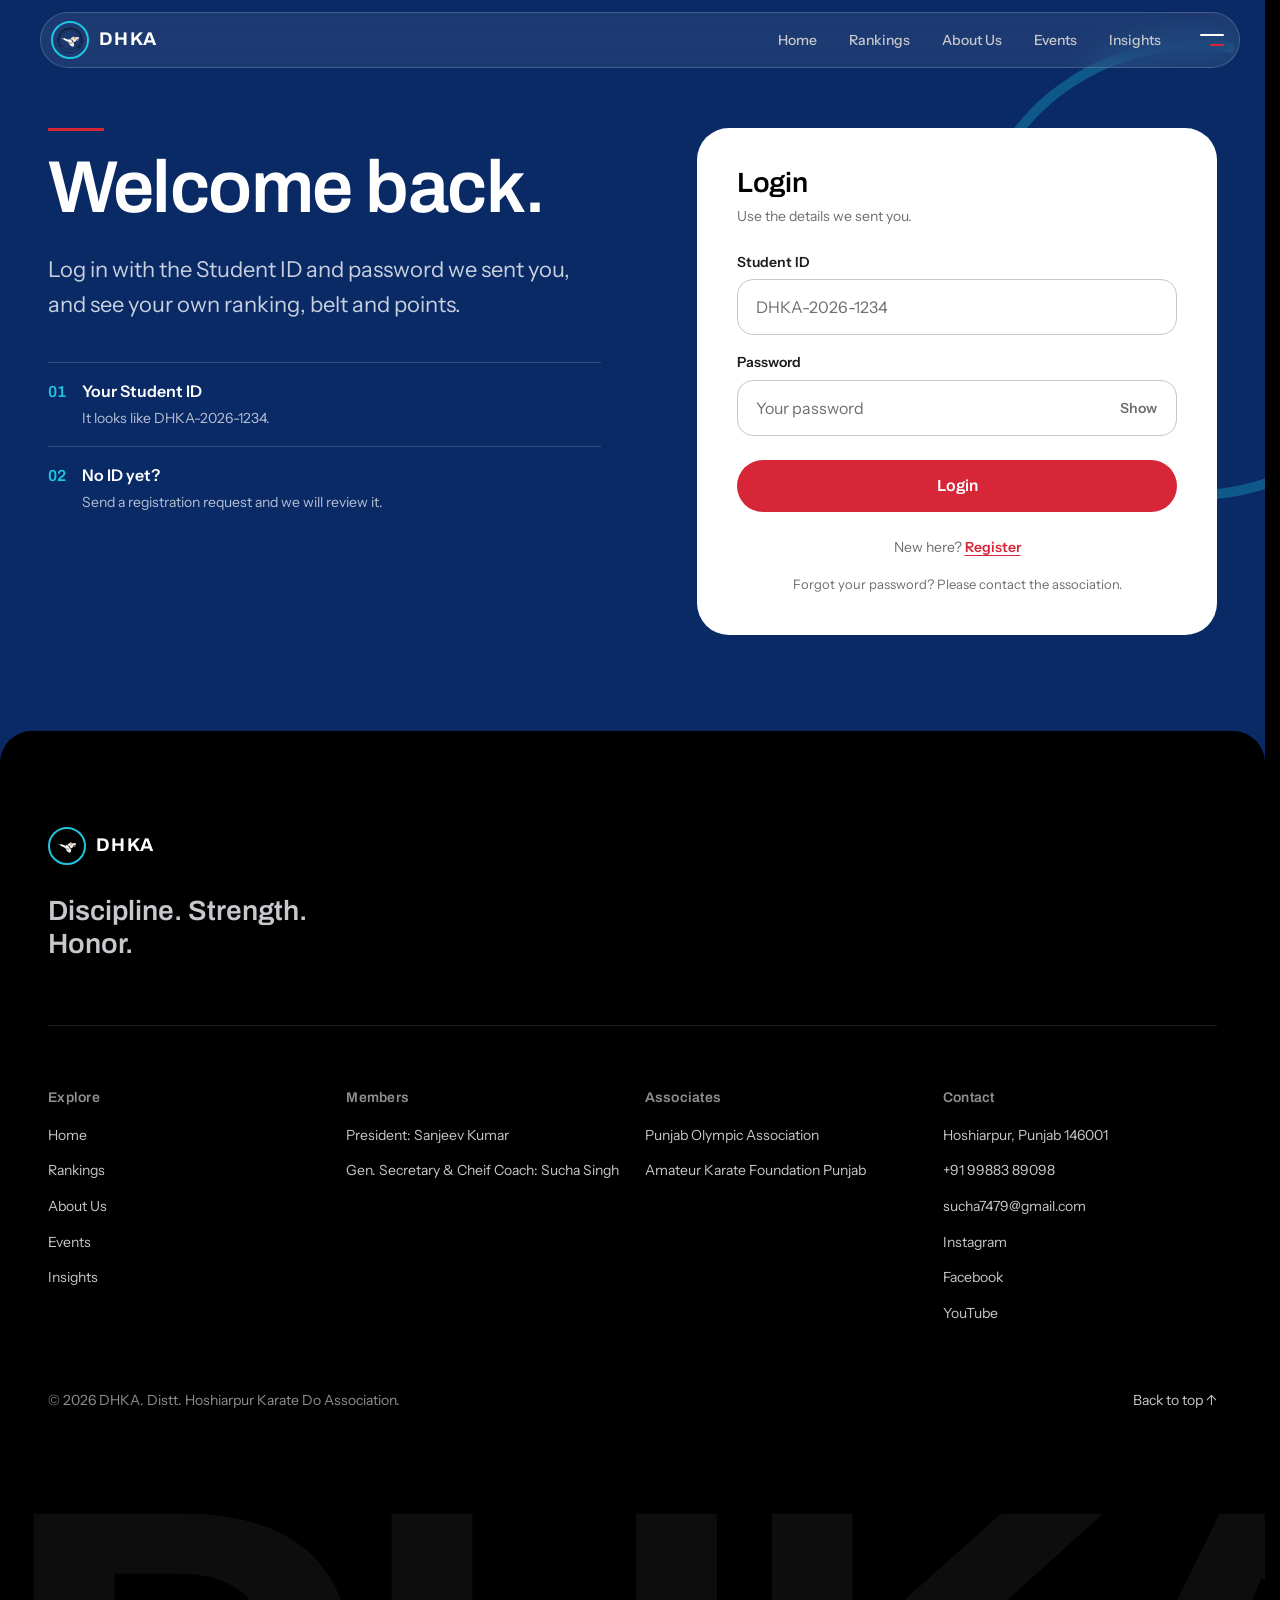
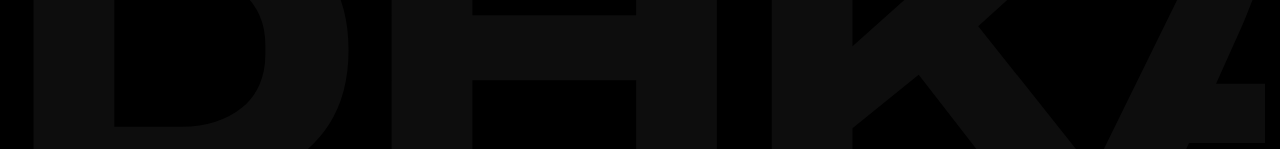
<file: id-card.html>
<!DOCTYPE html>
<html lang="en">
<head>
    <meta charset="UTF-8">
    <script>
        document.documentElement.classList.add('js');
        setTimeout(function () {
            if (!window.__revealOk) document.documentElement.classList.remove('js');
        }, 3000);
    </script>
    <meta name="viewport" content="width=device-width, initial-scale=1, viewport-fit=cover">
    <title>My ID card | DHKA</title>
    <meta name="description" content="Your DHKA member ID card.">
    <meta name="robots" content="noindex, nofollow">
    <link rel="icon" href="images/logo.png">

    <link rel="preconnect" href="https://fonts.googleapis.com">
    <link rel="preconnect" href="https://fonts.gstatic.com" crossorigin>
    <link href="https://fonts.googleapis.com/css2?family=Archivo:wdth,wght@100..125,600..800&family=Instrument+Sans:wght@400;500;600&display=swap" rel="stylesheet" media="print" onload="this.media='all'">
    <noscript><link href="https://fonts.googleapis.com/css2?family=Archivo:wdth,wght@100..125,600..800&family=Instrument+Sans:wght@400;500;600&display=swap" rel="stylesheet"></noscript>

    <link rel="stylesheet" href="css/base.css">
    <link rel="stylesheet" href="css/nav.css">
    <link rel="stylesheet" href="css/account.css">
    <link rel="stylesheet" href="css/footer.css">
    <link rel="stylesheet" href="css/reveal.css">
    <link rel="stylesheet" href="css/auth.css">
    <link rel="stylesheet" href="css/idcard.css">
    <script src="js/config.js" defer></script>
    <script src="js/nav.js" defer></script>
    <script src="js/session.js" defer></script>
    <script src="js/account.js" defer></script>
    <script src="js/reveal.js" defer></script>
    <script src="js/idcard.js" defer></script>
</head>
<body id="top">
    <a class="skip-link" href="#main">Skip to content</a>

    <header class="site-header">
        <div class="hd-inner">
            <div class="pill" id="pill">
                <a class="brand" href="index.html" aria-label="DHKA home">
                    <span class="brand-mark" aria-hidden="true"><img src="images/logo.png" alt="logo img"></span>
                    <span class="brand-name">DHKA</span>
                </a>
                <nav class="nav-inline" aria-label="Primary">
                    <a href="index.html">Home</a>
                    <a href="rankings.html">Rankings</a>
                    <a href="about.html">About Us</a>
                    <a href="events.html">Events</a>
                    <a href="index.html#insights">Insights</a>
                </nav>
            </div>
            <button class="burger" id="burger" type="button" aria-label="Open menu" aria-expanded="false" aria-controls="menu">
                <span></span><span></span>
            </button>
        </div>
    </header>

    <div class="menu" id="menu" inert>
        <div class="menu-wipe menu-wipe--red"></div>
        <div class="menu-wipe menu-wipe--black"></div>
        <svg class="menu-ring" viewBox="0 0 260 260" aria-hidden="true">
            <circle cx="130" cy="130" r="100" transform="rotate(-90 130 130)"></circle>
        </svg>
        <div class="menu-body container">
            <nav aria-label="Menu">
                <ul class="menu-links">
                    <li style="--i:0"><span class="menu-line"></span><a href="index.html"><span class="menu-text"><span class="menu-dot"></span>Home</span></a></li>
                    <li style="--i:1"><span class="menu-line"></span><a href="rankings.html"><span class="menu-text"><span class="menu-dot"></span>Rankings</span></a></li>
                    <li style="--i:2"><span class="menu-line"></span><a href="about.html"><span class="menu-text">About Us</span></a></li>
                    <li style="--i:3"><span class="menu-line"></span><a href="events.html"><span class="menu-text">Events</span></a></li>
                    <li style="--i:4"><span class="menu-line"></span><a href="index.html#insights"><span class="menu-text">Insights</span></a></li>
                </ul>
            </nav>
            <div class="menu-aside">
                <div class="menu-contact">
                    <p>Hoshiarpur, Punjab 146001</p>
                    <p>+91 99883 89098</p>
                    <p>sucha7479@gmail.com</p>
                </div>
                <div class="menu-actions">
                    <a class="btn btn--ghost" href="login.html">Login</a>
                    <a class="btn btn--red" href="register.html">Register</a>
                </div>
            </div>
        </div>
    </div>

    <main id="main">
        <section class="auth-hero" aria-labelledby="idc-title">
            <div class="container auth-grid">
                <div class="auth-intro">
                    <span class="belt" data-reveal="line"></span>
                    <h1 id="idc-title" data-reveal="words">Your ID card.</h1>
                    <p data-reveal="up" style="--i:2">Your official DHKA membership details.</p>
                </div>

                <div class="idc-wrap" id="idcWrap" aria-live="polite" aria-busy="true" data-reveal="up" style="--i:2">
                    <div class="idc-loading" id="idcLoading"></div>

                    <div class="idc-error" id="idcError" hidden>
                        <h2>We could not load your ID card</h2>
                        <p>Please check your connection and try again.</p>
                        <button class="btn btn--red" id="idcRetry" type="button">Try again</button>
                    </div>

                    <article class="idc" id="idcCard" hidden aria-label="DHKA member ID card">
                        <div class="idc-head">
                            <span class="idc-logo" aria-hidden="true"><img src="images/logo.png" alt=""></span>
                            <div class="idc-org">
                                <strong>DHKA</strong>
                                <small>Distt. Hoshiarpur Karate Do Association</small>
                            </div>
                        </div>

                        <div class="idc-body">
                            <div class="idc-top">
                                <div class="idc-photo" aria-label="Photo placeholder">
                                    <svg viewBox="0 0 48 48" aria-hidden="true">
                                        <circle cx="24" cy="17" r="8"></circle>
                                        <path d="M8 42c0-9 7-15 16-15s16 6 16 15z"></path>
                                    </svg>
                                </div>
                                <div class="idc-who">
                                    <span class="idc-label">Athelete</span>
                                    <span class="idc-name" id="idcName"></span>
                                    <span class="idc-sid" id="idcId"></span>
                                </div>
                            </div>

                            <dl class="idc-details">
                                <div><dt>Age</dt><dd id="idcAge"></dd></div>
                                <div><dt>Belt</dt><dd><span class="idc-dot" id="idcDot"></span><span id="idcBelt"></span></dd></div>
                                <div><dt>Member since</dt><dd id="idcSince"></dd></div>
                                <div class="idc-wide"><dt>Email</dt><dd id="idcEmail"></dd></div>
                            </dl>
                        </div>

                        <div class="idc-foot">
                            <span>Official Athelete card</span>
                            <span class="idc-bar" aria-hidden="true"></span>
                        </div>
                    </article>
                                        <button class="btn btn--red idc-dl" id="idcDownload" type="button" hidden>Download ID card</button>
                </div>
            </div>
        </section>
    </main>

    <footer class="site-footer">
        <div class="container">
            <div class="ft-top" data-reveal="up">
                <a class="brand ft-brand-row" href="index.html" aria-label="DHKA home">
                    <span class="brand-mark" aria-hidden="true"><img src="images/logo.png" alt="logo img"></span>
                    <span class="brand-name">DHKA</span>
                </a>
                <p class="ft-tagline">Discipline. Strength. Honor.</p>
            </div>

            <div class="ft-cols" data-stagger>
                <nav aria-label="Footer" data-reveal="up">
                    <h2 class="ft-title">Explore</h2>
                    <ul class="ft-list">
                        <li><a href="index.html">Home</a></li>
                        <li><a href="rankings.html">Rankings</a></li>
                        <li><a href="about.html">About Us</a></li>
                        <li><a href="events.html">Events</a></li>
                        <li><a href="index.html#insights">Insights</a></li>
                    </ul>
                </nav>
                <div data-reveal="up">
                    <h2 class="ft-title">Members</h2>
                    <ul class="ft-list">
                        <li><span>President: Sanjeev Kumar</span></li>
                        <li><span>Gen. Secretary & Cheif Coach: Sucha Singh</span></li>
                    </ul>
                </div>
                <div data-reveal="up">
                    <h2 class="ft-title">Associates</h2>
                    <ul class="ft-list">
                        <li><span>Punjab Olympic Association</span></li>
                        <li><span>Amateur Karate Foundation Punjab</span></li>
                    </ul>
                </div>
                <div data-reveal="up">
                    <h2 class="ft-title">Contact</h2>
                    <ul class="ft-list">
                        <li><span>Hoshiarpur, Punjab 146001</span></li>
                        <li><a href="tel:+919988389098">+91 99883 89098</a></li>
                        <li><a href="mailto:sucha7479@gmail.com">sucha7479@gmail.com</a></li>
                        <li><a href="#">Instagram</a></li>
                        <li><a href="#">Facebook</a></li>
                        <li><a href="#">YouTube</a></li>
                    </ul>
                </div>
            </div>

            <div class="ft-bottom" data-reveal="up">
                <p>&copy; 2026 DHKA. Distt. Hoshiarpur Karate Do Association.</p>
                <a href="#top">Back to top &uarr;</a>
            </div>
        </div>
        <div data-reveal="up">
            <div class="ft-wordmark" aria-hidden="true">DHKA</div>
        </div>
    </footer>
</body>
</html>
</file>
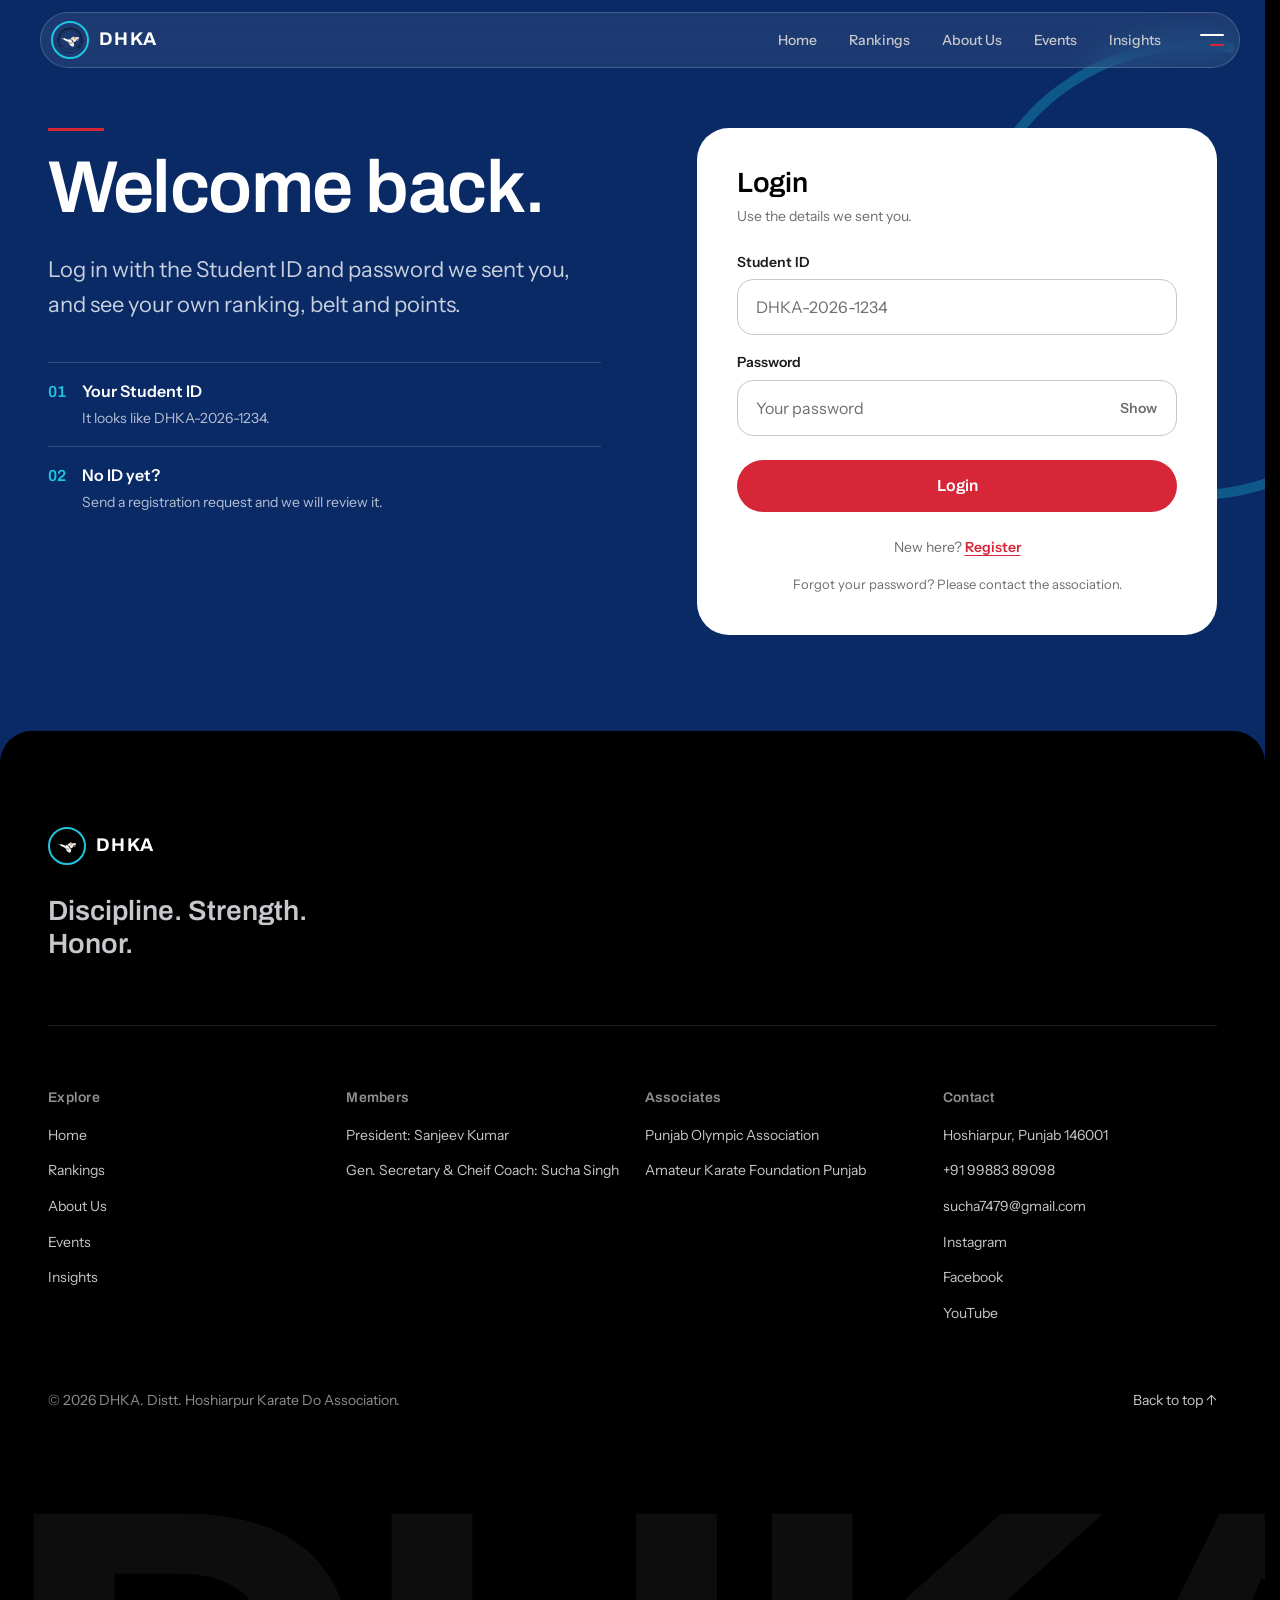
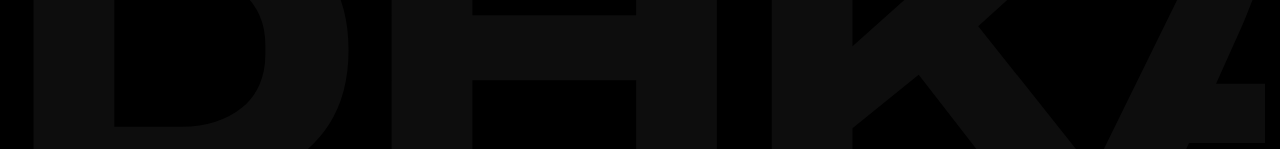
<file: login.html>
<!DOCTYPE html>
<html lang="en">
<head>
    <meta charset="UTF-8">
        <script>
        document.documentElement.classList.add('js');
        setTimeout(function () {
            if (!window.__revealOk) document.documentElement.classList.remove('js');
        }, 3000);
    </script>
    <meta name="viewport" content="width=device-width, initial-scale=1, viewport-fit=cover">
        <title>Login | DHKA</title>
    <meta name="description" content="Log in to see your DHKA ranking.">    
    <meta name="robots" content="noindex, nofollow">
    <link rel="icon" href="images/logo.png">

    <link rel="preconnect" href="https://fonts.googleapis.com">
    <link rel="preconnect" href="https://fonts.gstatic.com" crossorigin>
    <link href="https://fonts.googleapis.com/css2?family=Archivo:wdth,wght@100..125,600..800&family=Instrument+Sans:wght@400;500;600&display=swap" rel="stylesheet" media="print" onload="this.media='all'">
    <noscript><link href="https://fonts.googleapis.com/css2?family=Archivo:wdth,wght@100..125,600..800&family=Instrument+Sans:wght@400;500;600&display=swap" rel="stylesheet"></noscript>

    <link rel="stylesheet" href="css/base.css">
    <link rel="stylesheet" href="css/nav.css">
        <link rel="stylesheet" href="css/account.css">
            <link rel="stylesheet" href="css/auth.css">
    <link rel="stylesheet" href="css/footer.css">
        <link rel="stylesheet" href="css/reveal.css">
    <script src="js/reveal.js" defer></script>
    <script src="js/config.js" defer></script>
        <script src="js/session.js" defer></script>
    <script src="js/login.js" defer></script>
    <link href="https://fonts.googleapis.com/css2?family=Noto+Sans+JP:wght@700&text=%E7%A9%BA%E6%89%8B&display=swap" rel="stylesheet" media="print" onload="this.media='all'">
    <noscript><link href="https://fonts.googleapis.com/css2?family=Noto+Sans+JP:wght@700&text=%E7%A9%BA%E6%89%8B&display=swap" rel="stylesheet"></noscript>
    <script src="js/nav.js" defer></script>
        <script src="js/account.js" defer></script>

            
</head>
<body id="top">
    <a class="skip-link" href="#main">Skip to content</a>

    <header class="site-header">
        <div class="hd-inner">
            <div class="pill" id="pill">
                <a class="brand" href="index.html" aria-label="DHKA home">
                    
                    <span class="brand-mark" aria-hidden="true"><img src="images/logo.png" alt="logo img"></span>
                    <span class="brand-name">DHKA</span>
                </a>
                <nav class="nav-inline" aria-label="Primary">
                    <a href="index.html">Home</a>
                    <a href="rankings.html">Rankings</a>
                    <a href="about.html">About Us</a>
                    <a href="events.html">Events</a>
                    <a href="index.html#insights">Insights</a>
                </nav>
            </div>
            <button class="burger" id="burger" type="button" aria-label="Open menu" aria-expanded="false" aria-controls="menu">
                <span></span><span></span>
            </button>
        </div>
    </header>

    <div class="menu" id="menu" inert>
        <div class="menu-wipe menu-wipe--red"></div>
        <div class="menu-wipe menu-wipe--black"></div>
        <svg class="menu-ring" viewBox="0 0 260 260" aria-hidden="true">
            <circle cx="130" cy="130" r="100" transform="rotate(-90 130 130)"></circle>
        </svg>
        <div class="menu-body container">
            <nav aria-label="Menu">
                <ul class="menu-links">
                    <li style="--i:0"><span class="menu-line"></span><a href="index.html"><span class="menu-text"><span class="menu-dot"></span>Home</span></a></li>
                    <li style="--i:1"><span class="menu-line"></span><a href="rankings.html"><span class="menu-text">Rankings</span></a></li>
                    <li style="--i:2"><span class="menu-line"></span><a href="about.html"><span class="menu-text">About Us</span></a></li>
                    <li style="--i:3"><span class="menu-line"></span><a href="events.html"><span class="menu-text">Events</span></a></li>
                    <li style="--i:4"><span class="menu-line"></span><a href="index.html#insights"><span class="menu-text">Insights</span></a></li>
                </ul>
            </nav>
            <div class="menu-aside">
                <div class="menu-contact">
                    
                    <p>Hoshiarpur, Punjab 146001</p>
                    <p>+91 99883 89098</p>
                    <p>sucha7479@gmail.com</p>
                </div>
                <div class="menu-actions">
                    <a class="btn btn--ghost" href="login.html">Login</a>
                    <a class="btn btn--red" href="register.html">Register</a>
                </div>
            </div>
        </div>
    </div>

                <main id="main">
        <section class="auth-hero" aria-labelledby="login-title">
            <div class="container auth-grid">
                <div class="auth-intro">
                    <span class="belt" data-reveal="line"></span>
                    <h1 id="login-title" data-reveal="words">Welcome back.</h1>
                    <p data-reveal="up" style="--i:2">Log in with the Student ID and password we sent you, and see your own ranking, belt and points.</p>
                    <ol class="auth-steps" data-stagger>
                        <li data-reveal="up"><span class="step-n">01</span><div><b>Your Student ID</b><span>It looks like DHKA-2026-1234.</span></div></li>
                        <li data-reveal="up"><span class="step-n">02</span><div><b>No ID yet?</b><span>Send a registration request and we will review it.</span></div></li>
                    </ol>
                </div>

                <div class="auth-card" data-reveal="up" style="--i:2">
                    <div id="loginWrap">
                        <h2>Login</h2>
                        <p class="auth-card-sub">Use the details we sent you.</p>

                        <p class="form-alert" id="loginAlert" role="alert" hidden></p>

                        <form id="loginForm" novalidate>
                            <div class="field">
                                <label for="loginId">Student ID</label>
                                <input id="loginId" name="studentId" type="text" autocomplete="username" autocapitalize="characters" spellcheck="false" placeholder="DHKA-2026-1234" maxlength="30" required>
                                <p class="field-error"></p>
                            </div>
                            <div class="field">
                                <label for="loginPassword">Password</label>
                                <div class="pw">
                                    <input id="loginPassword" name="password" type="password" autocomplete="current-password" placeholder="Your password" maxlength="100" required>
                                    <button class="pw-toggle" id="pwToggle" type="button" aria-pressed="false" aria-controls="loginPassword">Show</button>
                                </div>
                                <p class="field-error"></p>
                            </div>
                            <button class="btn btn--red" id="loginSubmit" type="submit">Login</button>
                        </form>

                        <p class="auth-alt">New here? <a href="register.html">Register</a></p>
                        <p class="auth-note">Forgot your password? Please contact the association.</p>
                    </div>

                    <div class="auth-done" id="loginDone" tabindex="-1" hidden>
                        <svg class="done-mark" viewBox="0 0 80 80" aria-hidden="true">
                            <circle cx="40" cy="40" r="30" transform="rotate(-90 40 40)"></circle>
                            <path d="M26 41 l10 10 l19 -22"></path>
                        </svg>
                        <h2>Welcome, <span id="doneName"></span></h2>
                        <p>You are logged in.</p>
                        <div class="btn-stack">
                            <a class="btn btn--red" href="rankings.html">View my ranking</a>
                            <button class="btn btn--ghost" id="logoutBtn" type="button" style="color: var(--belt-black); border-color: var(--gray-300);">Log out</button>
                        </div>
                    </div>
                </div>
            </div>
        </section>
    </main>

            <footer class="site-footer">
        <div class="container">
            <div class="ft-top" data-reveal="up">
                <a class="brand ft-brand-row" href="index.html" aria-label="DHKA home">
                    <span class="brand-mark" aria-hidden="true"><img src="images/logo.png" alt="logo img"></span>
                    <span class="brand-name">DHKA</span>
                </a>
                <p class="ft-tagline">Discipline. Strength. Honor.</p>
            </div>

            <div class="ft-cols" data-stagger>
                <nav aria-label="Footer" data-reveal="up">
                    <h2 class="ft-title">Explore</h2>
                    <ul class="ft-list">
                        <li><a href="index.html">Home</a></li>
                        <li><a href="rankings.html">Rankings</a></li>
                        <li><a href="about.html">About Us</a></li>
                        <li><a href="events.html">Events</a></li>
                        <li><a href="index.html#insights">Insights</a></li>
                    </ul>
                </nav>
                <div data-reveal="up">
                    <h2 class="ft-title">Members</h2>
                    <ul class="ft-list">
                        <li><span>President: Sanjeev Kumar</span></li>
                        <li><span>Gen. Secretary & Cheif Coach: Sucha Singh</span></li>
                    </ul>
                </div>
                <div data-reveal="up">
                    <h2 class="ft-title">Associates</h2>
                    <ul class="ft-list">
                        <li><span>Punjab Olympic Association</span></li>
                        <li><span>Amateur Karate Foundation Punjab</span></li>
                    </ul>
                </div>
                <div data-reveal="up">
                    <h2 class="ft-title">Contact</h2>
                    
                    <ul class="ft-list">
                        <li><span>Hoshiarpur, Punjab 146001</span></li>
                        <li><a href="tel:+919988389098">+91 99883 89098</a></li>
                        <li><a href="mailto:sucha7479@gmail.com">sucha7479@gmail.com</a></li>
                        <li><a href="#">Instagram</a></li>
                        <li><a href="#">Facebook</a></li>
                        <li><a href="#">YouTube</a></li>
                    </ul>
                </div>
            </div>

            <div class="ft-bottom" data-reveal="up">
                <p>&copy; 2026 DHKA. Distt. Hoshiarpur Karate Do Association.</p>
                <a href="#top">Back to top &uarr;</a>
            </div>
        </div>
        <div data-reveal="up">
            <div class="ft-wordmark" aria-hidden="true">DHKA</div>
        </div>
    </footer>

    
</body>
</html>
</file>
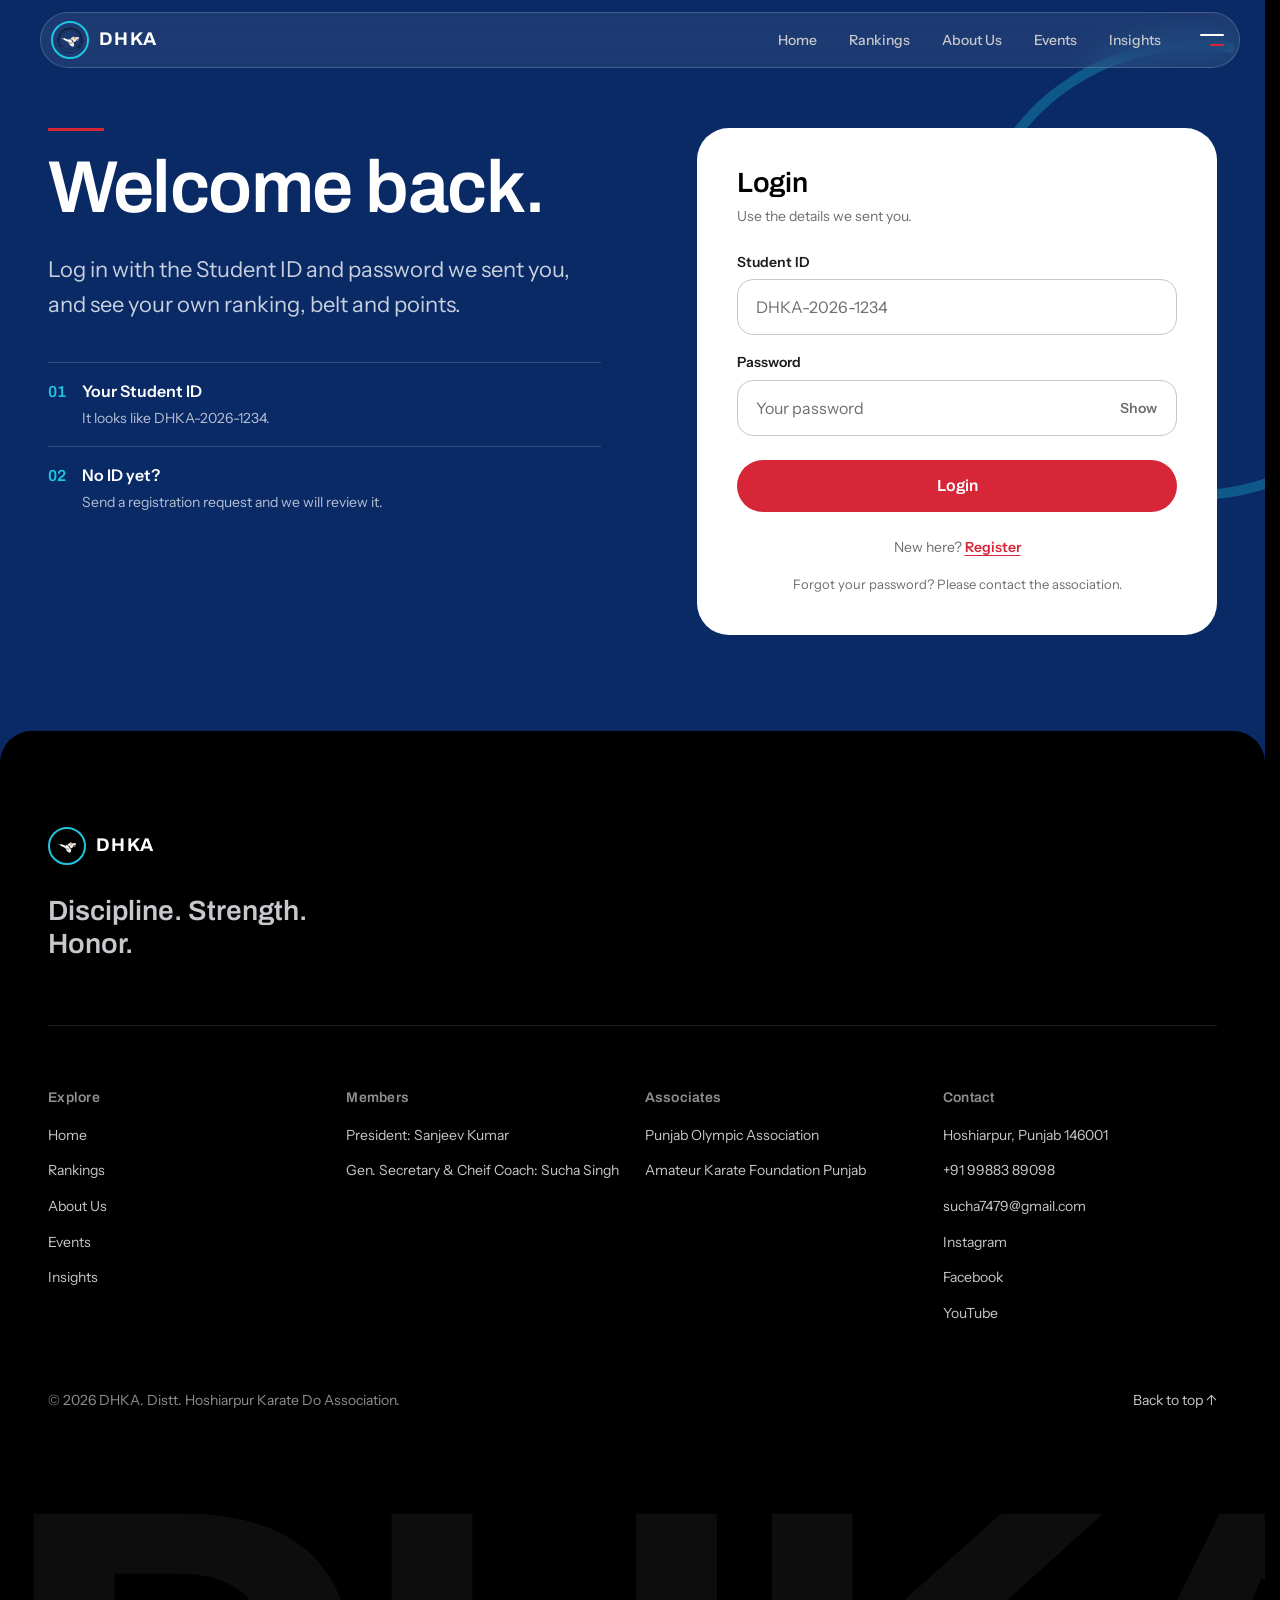
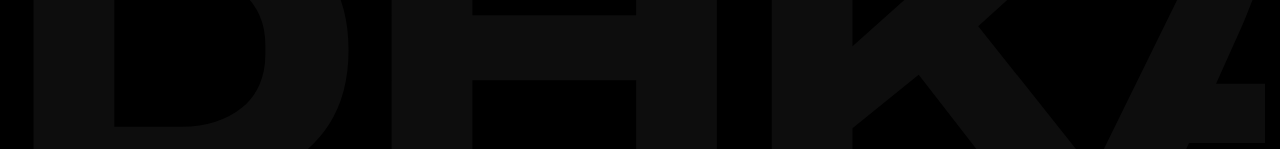
<file: rankings.html>
<!DOCTYPE html>
<html lang="en">
<head>
    <meta charset="UTF-8">
        <script>
        document.documentElement.classList.add('js');
        setTimeout(function () {
            if (!window.__revealOk) document.documentElement.classList.remove('js');
        }, 3000);
    </script>
    <meta name="viewport" content="width=device-width, initial-scale=1, viewport-fit=cover">
        <title>My ranking | DHKA</title>
    <meta name="description" content="Your DHKA ranking, points and belt.">
    <meta name="robots" content="noindex, nofollow">
    <link rel="icon" href="images/logo.png">

    <link rel="preconnect" href="https://fonts.googleapis.com">
    <link rel="preconnect" href="https://fonts.gstatic.com" crossorigin>
    <link href="https://fonts.googleapis.com/css2?family=Archivo:wdth,wght@100..125,600..800&family=Instrument+Sans:wght@400;500;600&display=swap" rel="stylesheet" media="print" onload="this.media='all'">
    <noscript><link href="https://fonts.googleapis.com/css2?family=Archivo:wdth,wght@100..125,600..800&family=Instrument+Sans:wght@400;500;600&display=swap" rel="stylesheet"></noscript>

       <link rel="stylesheet" href="css/base.css">
    <link rel="stylesheet" href="css/nav.css">
    <link rel="stylesheet" href="css/account.css">
    <link rel="stylesheet" href="css/footer.css">
    <link rel="stylesheet" href="css/reveal.css">
    <link rel="stylesheet" href="css/auth.css">
    <link rel="stylesheet" href="css/rankings.css">
    <script src="js/config.js" defer></script>
    <script src="js/nav.js" defer></script>
    <script src="js/session.js" defer></script>
    <script src="js/account.js" defer></script>
    <script src="js/reveal.js" defer></script>
    <script src="js/rankings.js" defer></script>
</head>
<body id="top">
    <a class="skip-link" href="#main">Skip to content</a>

    <header class="site-header">
        <div class="hd-inner">
            <div class="pill" id="pill">
                <a class="brand" href="index.html" aria-label="DHKA home">
                    
                    <span class="brand-mark" aria-hidden="true"><img src="images/logo.png" alt="logo img"></span>
                    <span class="brand-name">DHKA</span>
                </a>
                <nav class="nav-inline" aria-label="Primary">
                    <a href="index.html">Home</a>
                    <a href="rankings.html" aria-current="page">Rankings</a>
                    <a href="about.html">About Us</a>
                    <a href="events.html">Events</a>
                    <a href="index.html#insights">Insights</a>
                </nav>
            </div>
            <button class="burger" id="burger" type="button" aria-label="Open menu" aria-expanded="false" aria-controls="menu">
                <span></span><span></span>
            </button>
        </div>
    </header>

    <div class="menu" id="menu" inert>
        <div class="menu-wipe menu-wipe--red"></div>
        <div class="menu-wipe menu-wipe--black"></div>
        <svg class="menu-ring" viewBox="0 0 260 260" aria-hidden="true">
            <circle cx="130" cy="130" r="100" transform="rotate(-90 130 130)"></circle>
        </svg>
        <div class="menu-body container">
            <nav aria-label="Menu">
                <ul class="menu-links">
                    <li style="--i:0"><span class="menu-line"></span><a href="index.html"><span class="menu-text"><span class="menu-dot"></span>Home</span></a></li>
                    <li style="--i:1"><span class="menu-line"></span><a href="rankings.html" aria-current="page"><span class="menu-text"><span class="menu-dot"></span>Rankings</span></a></li>
                    <li style="--i:2"><span class="menu-line"></span><a href="about.html"><span class="menu-text">About Us</span></a></li>
                    <li style="--i:3"><span class="menu-line"></span><a href="events.html"><span class="menu-text">Events</span></a></li>
                    <li style="--i:4"><span class="menu-line"></span><a href="index.html#insights"><span class="menu-text">Insights</span></a></li>
                </ul>
            </nav>
            <div class="menu-aside">
                <div class="menu-contact">
                    
                    <p>Hoshiarpur, Punjab 146001</p>
                    <p>+91 99883 89098</p>
                    <p>sucha7479@gmail.com</p>
                </div>
                <div class="menu-actions">
                    <a class="btn btn--ghost" href="login.html">Login</a>
                    <a class="btn btn--red" href="register.html">Register</a>
                </div>
            </div>
        </div>
    </div>

               <main id="main">
        <section class="auth-hero" aria-labelledby="rank-title">
            <div class="container auth-grid">
                <div class="auth-intro">
                    <span class="belt" data-reveal="line"></span>
                    <h1 id="rank-title" data-reveal="words">Your ranking.</h1>
                    <p data-reveal="up" style="--i:2">Your position, points and belt, kept up to date by the association.</p>
                </div>

                <div class="auth-card rank-card" id="rankCard" aria-live="polite" aria-busy="true" data-reveal="up" style="--i:2">
                    <div class="rk-loading" id="rkLoading">
                        <div class="rk-skel rk-skel--a"></div>
                        <div class="rk-skel rk-skel--b"></div>
                        <div class="rk-skel rk-skel--c"></div>
                    </div>

                    <div class="rk-error" id="rkError" hidden>
                        <h2>We could not load your ranking</h2>
                        <p>Please check your connection and try again.</p>
                        <button class="btn btn--red" id="rkRetry" type="button">Try again</button>
                    </div>

                    <div class="rk-content" id="rkContent" hidden>
                        <div class="rk-top">
                            <span class="rk-avatar" id="rkAvatar" aria-hidden="true"></span>
                            <div class="rk-who">
                                <span class="rk-name" id="rkName"></span>
                                <span class="rk-id" id="rkId"></span>
                            </div>
                        </div>

                        <div class="rk-position" id="rkRanked">
                            <span class="rk-hash" aria-hidden="true">#</span>
                            <span class="rk-num" id="rkPos">0</span>
                            <span class="rk-of" id="rkOf"></span>
                        </div>
                        <p class="rk-unranked" id="rkUnranked" hidden>Not ranked</p>

                        <dl class="rk-stats">
                            <div><dt>Points</dt><dd id="rkPoints">0</dd></div>
                            <div><dt>Belt</dt><dd><span class="rk-dot" id="rkDot"></span><span id="rkBelt"></span></dd></div>
                            <div><dt>Age</dt><dd id="rkAge"></dd></div>
                        </dl>
                        <p class="rk-note" id="rkNote" hidden></p>
                    </div>
                </div>
            </div>
        </section>
    </main>    

            <footer class="site-footer">
        <div class="container">
            <div class="ft-top" data-reveal="up">
                <a class="brand ft-brand-row" href="index.html" aria-label="DHKA home">
                    <span class="brand-mark" aria-hidden="true"><img src="images/logo.png" alt="logo img"></span>
                    <span class="brand-name">DHKA</span>
                </a>
                <p class="ft-tagline">Discipline. Strength. Honor.</p>
            </div>

            <div class="ft-cols" data-stagger>
                <nav aria-label="Footer" data-reveal="up">
                    <h2 class="ft-title">Explore</h2>
                    <ul class="ft-list">
                        <li><a href="index.html">Home</a></li>
                        <li><a href="rankings.html">Rankings</a></li>
                        <li><a href="about.html">About Us</a></li>
                        <li><a href="events.html">Events</a></li>
                        <li><a href="index.html#insights">Insights</a></li>
                    </ul>
                </nav>
                <div data-reveal="up">
                    <h2 class="ft-title">Members</h2>
                    <ul class="ft-list">
                        <li><span>President: Sanjeev Kumar</span></li>
                        <li><span>Gen. Secretary & Cheif Coach: Sucha Singh</span></li>
                    </ul>
                </div>
                <div data-reveal="up">
                    <h2 class="ft-title">Associates</h2>
                    <ul class="ft-list">
                        <li><span>Punjab Olympic Association</span></li>
                        <li><span>Amateur Karate Foundation Punjab</span></li>
                    </ul>
                </div>
                <div data-reveal="up">
                    <h2 class="ft-title">Contact</h2>
                    
                    <ul class="ft-list">
                        <li><span>Hoshiarpur, Punjab 146001</span></li>
                        <li><a href="tel:+919988389098">+91 99883 89098</a></li>
                        <li><a href="mailto:sucha7479@gmail.com">sucha7479@gmail.com</a></li>
                        <li><a href="#">Instagram</a></li>
                        <li><a href="#">Facebook</a></li>
                        <li><a href="#">YouTube</a></li>
                    </ul>
                </div>
            </div>

            <div class="ft-bottom" data-reveal="up">
                <p>&copy; 2026 DHKA. Distt. Hoshiarpur Karate Do Association.</p>
                <a href="#top">Back to top &uarr;</a>
            </div>
        </div>
        <div data-reveal="up">
            <div class="ft-wordmark" aria-hidden="true">DHKA</div>
        </div>
    </footer>

    
</body>
</html>
</file>
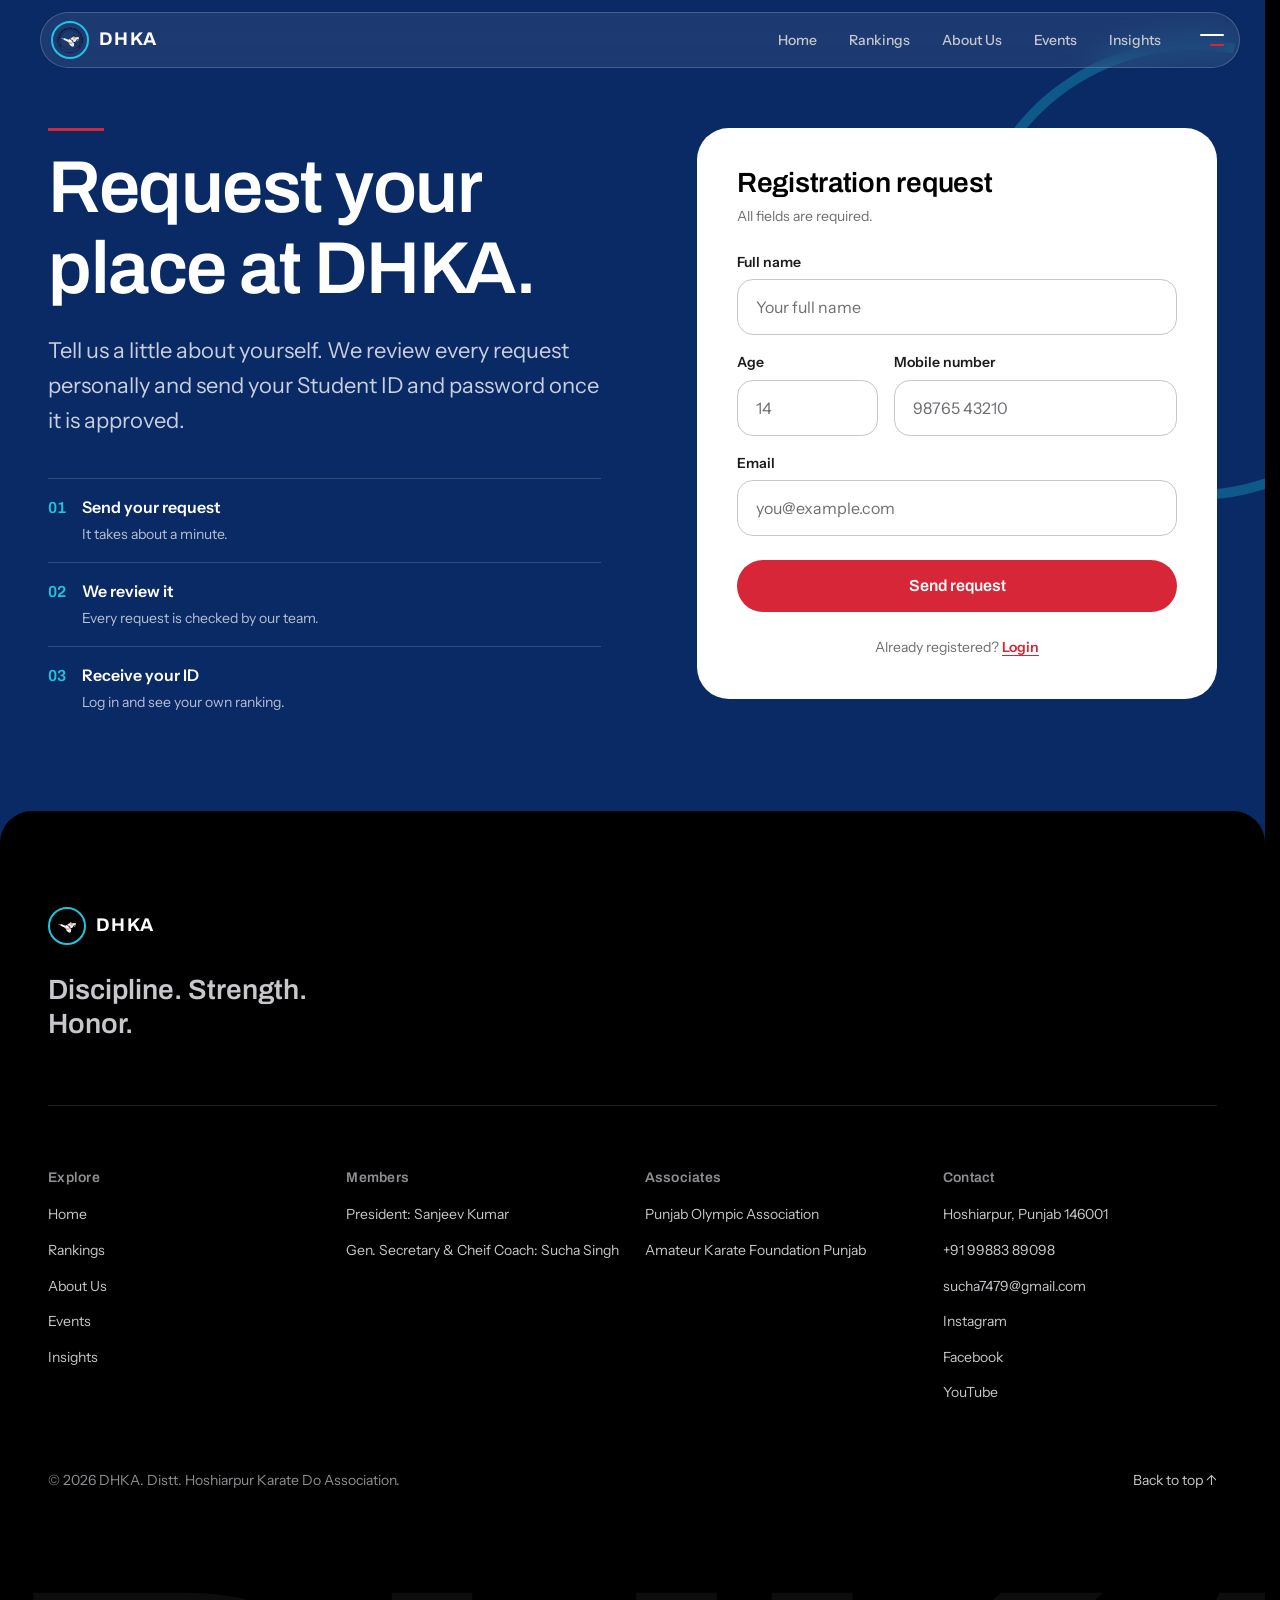
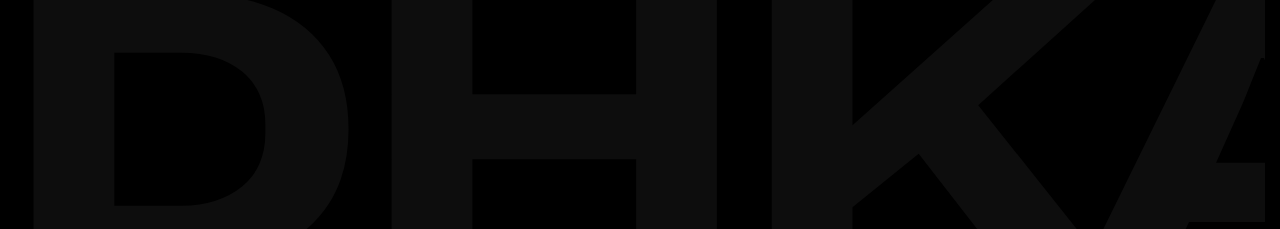
<file: register.html>
<!DOCTYPE html>
<html lang="en">
<head>
    <meta charset="UTF-8">
        <script>
        document.documentElement.classList.add('js');
        setTimeout(function () {
            if (!window.__revealOk) document.documentElement.classList.remove('js');
        }, 3000);
    </script>
    <meta name="viewport" content="width=device-width, initial-scale=1, viewport-fit=cover">
        <title>Register | DHKA</title>
    <meta name="description" content="Request your place at the Distt. Hoshiarpur Karate Do Association.">
    <meta name="robots" content="noindex, nofollow">
    <link rel="icon" href="images/logo.png">

    <link rel="preconnect" href="https://fonts.googleapis.com">
    <link rel="preconnect" href="https://fonts.gstatic.com" crossorigin>
    <link href="https://fonts.googleapis.com/css2?family=Archivo:wdth,wght@100..125,600..800&family=Instrument+Sans:wght@400;500;600&display=swap" rel="stylesheet" media="print" onload="this.media='all'">
    <noscript><link href="https://fonts.googleapis.com/css2?family=Archivo:wdth,wght@100..125,600..800&family=Instrument+Sans:wght@400;500;600&display=swap" rel="stylesheet"></noscript>

    <link rel="stylesheet" href="css/base.css">
    <link rel="stylesheet" href="css/nav.css">
        <link rel="stylesheet" href="css/account.css">
            <link rel="stylesheet" href="css/auth.css">
    <link rel="stylesheet" href="css/footer.css">
        <link rel="stylesheet" href="css/reveal.css">
    <script src="js/reveal.js" defer></script>
    <script src="js/config.js" defer></script>
    <script src="js/register.js" defer></script>
    <link href="https://fonts.googleapis.com/css2?family=Noto+Sans+JP:wght@700&text=%E7%A9%BA%E6%89%8B&display=swap" rel="stylesheet" media="print" onload="this.media='all'">
    <noscript><link href="https://fonts.googleapis.com/css2?family=Noto+Sans+JP:wght@700&text=%E7%A9%BA%E6%89%8B&display=swap" rel="stylesheet"></noscript>
    <script src="js/nav.js" defer></script>
        <script src="js/session.js" defer></script>
    <script src="js/account.js" defer></script>

            
</head>
<body id="top">
    <a class="skip-link" href="#main">Skip to content</a>

    <header class="site-header">
        <div class="hd-inner">
            <div class="pill" id="pill">
                <a class="brand" href="index.html" aria-label="DHKA home">
                    
                    <span class="brand-mark" aria-hidden="true"><img src="images/logo.png" alt="logo img"></span>
                    <span class="brand-name">DHKA</span>
                </a>
                <nav class="nav-inline" aria-label="Primary">
                    <a href="index.html">Home</a>
                    <a href="rankings.html">Rankings</a>
                    <a href="about.html">About Us</a>
                    <a href="events.html">Events</a>
                    <a href="index.html#insights">Insights</a>
                </nav>
            </div>
            <button class="burger" id="burger" type="button" aria-label="Open menu" aria-expanded="false" aria-controls="menu">
                <span></span><span></span>
            </button>
        </div>
    </header>

    <div class="menu" id="menu" inert>
        <div class="menu-wipe menu-wipe--red"></div>
        <div class="menu-wipe menu-wipe--black"></div>
        <svg class="menu-ring" viewBox="0 0 260 260" aria-hidden="true">
            <circle cx="130" cy="130" r="100" transform="rotate(-90 130 130)"></circle>
        </svg>
        <div class="menu-body container">
            <nav aria-label="Menu">
                <ul class="menu-links">
                    <li style="--i:0"><span class="menu-line"></span><a href="index.html"><span class="menu-text"><span class="menu-dot"></span>Home</span></a></li>
                    <li style="--i:1"><span class="menu-line"></span><a href="rankings.html"><span class="menu-text">Rankings</span></a></li>
                    <li style="--i:2"><span class="menu-line"></span><a href="about.html"><span class="menu-text">About Us</span></a></li>
                    <li style="--i:3"><span class="menu-line"></span><a href="events.html"><span class="menu-text">Events</span></a></li>
                    <li style="--i:4"><span class="menu-line"></span><a href="index.html#insights"><span class="menu-text">Insights</span></a></li>
                </ul>
            </nav>
            <div class="menu-aside">
                <div class="menu-contact">
                
                    <p>Hoshiarpur, Punjab 146001</p>
                    <p>+91 99883 89098</p>
                    <p>sucha7479@gmail.com</p>
                </div>
                <div class="menu-actions">
                    <a class="btn btn--ghost" href="login.html">Login</a>
                    <a class="btn btn--red" href="register.html">Register</a>
                </div>
            </div>
        </div>
    </div>

            <main id="main">
        <section class="auth-hero" aria-labelledby="reg-title">
            <div class="container auth-grid">
                <div class="auth-intro">
                    <span class="belt" data-reveal="line"></span>
                    <h1 id="reg-title" data-reveal="words">Request your place at DHKA.</h1>
                    <p data-reveal="up" style="--i:6">Tell us a little about yourself. We review every request personally and send your Student ID and password once it is approved.</p>
                    <ol class="auth-steps" data-stagger>
                        <li data-reveal="up"><span class="step-n">01</span><div><b>Send your request</b><span>It takes about a minute.</span></div></li>
                        <li data-reveal="up"><span class="step-n">02</span><div><b>We review it</b><span>Every request is checked by our team.</span></div></li>
                        <li data-reveal="up"><span class="step-n">03</span><div><b>Receive your ID</b><span>Log in and see your own ranking.</span></div></li>
                    </ol>
                </div>

                <div class="auth-card" data-reveal="up" style="--i:2">
                    <div id="regWrap">
                        <h2>Registration request</h2>
                        <p class="auth-card-sub">All fields are required.</p>

                        <p class="form-alert" id="regAlert" role="alert" hidden></p>

                        <form id="regForm" novalidate>
                            <div class="field">
                                <label for="regName">Full name</label>
                                <input id="regName" name="name" type="text" autocomplete="name" placeholder="Your full name" maxlength="80" required>
                                <p class="field-error"></p>
                            </div>
                            <div class="field-row">
                                <div class="field">
                                    <label for="regAge">Age</label>
                                    <input id="regAge" name="age" type="text" inputmode="numeric" autocomplete="off" placeholder="14" maxlength="2" required>
                                    <p class="field-error"></p>
                                </div>
                                <div class="field">
                                    <label for="regMobile">Mobile number</label>
                                    <input id="regMobile" name="contact" type="tel" autocomplete="tel" placeholder="98765 43210" maxlength="20" required>
                                    <p class="field-error"></p>
                                </div>
                            </div>
                            <div class="field">
                                <label for="regEmail">Email</label>
                                <input id="regEmail" name="email" type="email" autocomplete="email" placeholder="you@example.com" maxlength="120" required>
                                <p class="field-error"></p>
                            </div>
                            <button class="btn btn--red" id="regSubmit" type="submit">Send request</button>
                        </form>

                        <p class="auth-alt">Already registered? <a href="login.html">Login</a></p>
                    </div>

                    <div class="auth-done" id="regDone" tabindex="-1" hidden>
                        <svg class="done-mark" viewBox="0 0 80 80" aria-hidden="true">
                            <circle cx="40" cy="40" r="30" transform="rotate(-90 40 40)"></circle>
                            <path d="M26 41 l10 10 l19 -22"></path>
                        </svg>
                        <h2>Request sent</h2>
                        <p>Thank you, <strong id="doneName"></strong>. We will review your request and contact you on <strong id="doneContact"></strong>.</p>
                        <a class="btn btn--ghost" style="color: var(--belt-black); border-color: var(--gray-300);" href="index.html">Back to home</a>
                    </div>
                </div>
            </div>
        </section>
    </main>

            <footer class="site-footer">
        <div class="container">
            <div class="ft-top" data-reveal="up">
                <a class="brand ft-brand-row" href="index.html" aria-label="DHKA home">
                    <span class="brand-mark" aria-hidden="true"><img src="images/logo.png" alt="logo img"></span>
                    <span class="brand-name">DHKA</span>
                </a>
                <p class="ft-tagline">Discipline. Strength. Honor.</p>
            </div>

            <div class="ft-cols" data-stagger>
                <nav aria-label="Footer" data-reveal="up">
                    <h2 class="ft-title">Explore</h2>
                    <ul class="ft-list">
                        <li><a href="index.html">Home</a></li>
                        <li><a href="rankings.html">Rankings</a></li>
                        <li><a href="about.html">About Us</a></li>
                        <li><a href="events.html">Events</a></li>
                        <li><a href="index.html#insights">Insights</a></li>
                    </ul>
                </nav>
                <div data-reveal="up">
                    <h2 class="ft-title">Members</h2>
                    <ul class="ft-list">
                        <li><span>President: Sanjeev Kumar</span></li>
                        <li><span>Gen. Secretary & Cheif Coach: Sucha Singh</span></li>
                    </ul>
                </div>
                <div data-reveal="up">
                    <h2 class="ft-title">Associates</h2>
                    <ul class="ft-list">
                        <li><span>Punjab Olympic Association</span></li>
                        <li><span>Amateur Karate Foundation Punjab</span></li>
                    </ul>
                </div>
                <div data-reveal="up">
                    <h2 class="ft-title">Contact</h2>
                    
                    <ul class="ft-list">
                        <li><span>Hoshiarpur, Punjab 146001</span></li>
                        <li><a href="tel:+919876543210">+91 99883 89098</a></li>
                        <li><a href="mailto:sucha7479@gmail.com">sucha7479@gmail.com</a></li>
                        <li><a href="#">Instagram</a></li>
                        <li><a href="#">Facebook</a></li>
                        <li><a href="#">YouTube</a></li>
                    </ul>
                </div>
            </div>

            <div class="ft-bottom" data-reveal="up">
                <p>&copy; 2026 DHKA. Distt. Hoshiarpur Karate Do Association.</p>
                <a href="#top">Back to top &uarr;</a>
            </div>
        </div>
        <div data-reveal="up">
            <div class="ft-wordmark" aria-hidden="true">DHKA</div>
        </div>
    </footer>

    
</body>
</html>
</file>
<file: css/base.css>
* {
    -webkit-tap-highlight-color: transparent;
}

/* Or disable it only for specific elements */
button, a, .clickable-element {
    -webkit-tap-highlight-color: transparent;
}


:root {
    /* Colour: from karate mats and gloves */
    --belt-black: #000000;
    --mat-navy: #0A2A66;
    --mat-aqua: #1FC4DE;
    --glove-red: #D72638;
    --gi-white: #FFFFFF;
    --gray-900: #1C1C1E;
    --gray-600: #6E6E73;
    --gray-300: #C7C7CC;
    --gray-500: #8E8E93;
    --gray-100: #F2F2F4;

    /* Type */
    --font-display: 'Archivo', sans-serif;
    --font-body: 'Instrument Sans', sans-serif;
    --text-sm: 0.875rem;
    --text-base: 1rem;
    --text-lg: clamp(1.125rem, 1.05rem + 0.4vw, 1.375rem);
    --text-h3: clamp(1.25rem, 1.1rem + 0.8vw, 1.75rem);
    --text-h2: clamp(1.75rem, 1.4rem + 1.8vw, 3rem);
    --text-h1: clamp(2.5rem, 1.8rem + 3.5vw, 5rem);
    --text-display: clamp(3.5rem, 2rem + 8vw, 9rem);

    /* Spacing */
    --space-1: 4px;
    --space-2: 8px;
    --space-3: 16px;
    --space-4: 24px;
    --space-5: 40px;
    --space-6: 64px;
    --space-7: 96px;

    /* Shape */
    --radius-sm: 8px;
    --radius-lg: 24px;
    --radius-sheet: 32px;
    --radius-pill: 999px;

    /* Layout */
    --max-w: 1200px;
    --page-pad: clamp(18px, 5vw, 48px);
    --header-h: 56px;

    /* Motion */
    --ease-out: cubic-bezier(0.16, 1, 0.3, 1);
    --ease-in-out: cubic-bezier(0.76, 0, 0.24, 1);

    /* Layers */
    --z-sheet: 1;
    --z-header: 50;
    --z-menu: 40;
    --z-modal: 100;
}

*, *::before, *::after {
    box-sizing: border-box;
    margin: 0;
    padding: 0;
}

html {
    -webkit-text-size-adjust: 100%;
    scroll-behavior: smooth;
    scroll-padding-top: calc(var(--header-h) + 24px);
}

body {
    min-height: 100svh;
    overflow-x: clip;
    background: var(--belt-black);
    color: var(--gi-white);
    font-family: var(--font-body);
    font-size: var(--text-base);
    line-height: 1.6;
    -webkit-font-smoothing: antialiased;
    text-rendering: optimizeLegibility;
}

img, svg, video {
    display: block;
    max-width: 100%;
}

a {
    color: inherit;
}

button, input, select, textarea {
    font: inherit;
    color: inherit;
}

button {
    cursor: pointer;
}

h1, h2, h3 {
    font-family: var(--font-display);
    font-weight: 600;
    letter-spacing: -0.01em;
    line-height: 1.1;
}

.container {
    width: min(100% - 2 * var(--page-pad), var(--max-w));
    margin-inline: auto;
}

.sr-only {
    position: absolute;
    width: 1px;
    height: 1px;
    overflow: hidden;
    clip: rect(0 0 0 0);
    white-space: nowrap;
}

:focus-visible {
    outline: 2px solid var(--mat-aqua);
    outline-offset: 3px;
}

@media (prefers-reduced-motion: reduce) {
    *, *::before, *::after {
        animation-duration: 0.01ms !important;
        transition-duration: 0.01ms !important;
        scroll-behavior: auto !important;
    }
}
html {
    scrollbar-gutter: stable;
}

.btn {
    display: inline-flex;
    align-items: center;
    justify-content: center;
    gap: var(--space-2);
    height: 52px;
    padding: 0 var(--space-4);
    border: 1px solid transparent;
    border-radius: var(--radius-pill);
    font-family: var(--font-display);
    font-weight: 600;
    font-size: 1rem;
    text-decoration: none;
    transition: transform 0.3s var(--ease-out), border-color 0.3s, background-color 0.3s;
}

.btn--red {
    background: var(--glove-red);
    color: var(--gi-white);
}

.btn--red:hover {
    transform: translateY(-2px);
}

.btn--ghost {
    background: transparent;
    border-color: var(--gray-600);
    color: var(--gi-white);
}

.btn--ghost:hover {
    border-color: var(--gi-white);
}
@media (hover: none) and (pointer: coarse) {
  html, body, .menu, .menu-body {
    scrollbar-width: none;
  }
  html::-webkit-scrollbar,
  body::-webkit-scrollbar,
  .menu::-webkit-scrollbar,
  .menu-body::-webkit-scrollbar {
    display: none;
  }
}
</file>
<file: css/nav.css>
* {
    -webkit-tap-highlight-color: transparent;
}

/* Or disable it only for specific elements */
button, a, .clickable-element {
    -webkit-tap-highlight-color: transparent;
}


.skip-link {
    position: fixed;
    left: 12px;
    top: -60px;
    z-index: var(--z-modal);
    padding: 10px 16px;
    border-radius: var(--radius-pill);
    background: var(--gi-white);
    color: var(--belt-black);
    font-weight: 600;
    transition: top 0.2s;
}

.skip-link:focus {
    top: 12px;
}

/* ---------- Header ---------- */
.site-header {
    position: fixed;
    top: max(12px, env(safe-area-inset-top));
    left: 0;
    right: 0;
    z-index: var(--z-header);
    pointer-events: none;
}

.hd-inner {
    position: relative;
    width: min(100% - 24px, var(--max-w));
    height: var(--header-h);
    margin-inline: auto;
}

.pill {
    pointer-events: auto;
    position: absolute;
    inset: 0;
    display: flex;
    align-items: center;
    justify-content: space-between;
    gap: var(--space-4);
    padding: 0 64px 0 10px;
    border-radius: var(--radius-pill);
    background: rgba(255, 255, 255, 0.08);
    border: 1px solid rgba(255, 255, 255, 0.18);
    -webkit-backdrop-filter: blur(14px);
    backdrop-filter: blur(14px);
    transition: transform 0.5s var(--ease-in-out), background-color 0.4s, border-color 0.4s;
}

.pill.is-solid {
    background: var(--belt-black);
    border-color: var(--gray-900);
}

.pill.is-hidden {
    transform: translateY(calc(-100% - 24px));
}

.brand {
    display: flex;
    align-items: center;
    gap: 10px;
    text-decoration: none;
}

.brand-mark {
    display: grid;
    place-items: center;
    width: 38px;
    height: 38px;
    border: 2px solid var(--mat-aqua);
    border-radius: 50%;
    font-family: var(--font-display);
    font-weight: 700;
    font-size: 0.8rem;
}

.brand-mark img {
    width: 100%;
    height: 100%;
    border-radius: 50%;
    object-fit: cover;
}

.brand-name {
    font-family: var(--font-display);
    font-weight: 700;
    font-size: 1.15rem;
    letter-spacing: 0.08em;
}

.nav-inline {
    display: none;
    gap: 4px;
}

.nav-inline a {
    position: relative;
    padding: 8px 14px;
    border-radius: var(--radius-pill);
    color: var(--gray-300);
    font-size: var(--text-sm);
    font-weight: 500;
    text-decoration: none;
    transition: color 0.25s, background-color 0.25s;
}

.nav-inline a:hover {
    color: var(--gi-white);
    background: rgba(255, 255, 255, 0.08);
}

.nav-inline a[aria-current="page"] {
    color: var(--gi-white);
}

.nav-inline a[aria-current="page"]::after {
    content: '';
    position: absolute;
    left: 50%;
    bottom: 2px;
    width: 4px;
    height: 4px;
    margin-left: -2px;
    border-radius: 50%;
    background: var(--glove-red);
}

@media (min-width: 960px) {
    .nav-inline {
        display: flex;
        align-items: center;
    }
}

/* ---------- Burger (stays visible when the pill hides) ---------- */
.burger {
    pointer-events: auto;
    position: absolute;
    top: 6px;
    right: 6px;
    width: 44px;
    height: 44px;
    border: 1px solid transparent;
    border-radius: 50%;
    background: transparent;
    padding: 0;
    transition: background-color 0.3s, border-color 0.3s;
}

.burger.is-solo {
    background: var(--belt-black);
    border-color: var(--gray-600);
}

.burger span {
    position: absolute;
    left: 9px;
    top: 20px;
    width: 24px;
    height: 2px;
    border-radius: 2px;
    background: var(--gi-white);
    transition: transform 0.6s var(--ease-in-out);
}

.burger span:first-child {
    transform: translateY(-5px) rotate(0deg);
}

.burger span:last-child {
    background: var(--glove-red);
    transform: translate(5px, 5px) rotate(0deg) scaleX(0.58);
}

.burger[aria-expanded="true"] span:first-child {
    transform: translateY(0) rotate(45deg);
}

.burger[aria-expanded="true"] span:last-child {
    transform: translate(0, 0) rotate(-45deg) scaleX(1);
}

/* ---------- Menu ---------- */
html.menu-open {
    overflow: hidden;
}

.menu {
    --ox: 90%;
    --oy: 40px;
    --r: 150vmax;
    position: fixed;
    inset: 0;
    z-index: var(--z-menu);
    pointer-events: none;
}

.menu.is-open {
    pointer-events: auto;
}

.menu-wipe {
    position: absolute;
    inset: 0;
    clip-path: circle(0px at var(--ox) var(--oy));
    transition: clip-path 0.9s var(--ease-in-out);
}

.menu-wipe--red {
    background: var(--glove-red);
    transition-delay: 0.12s;
}

.menu-wipe--black {
    background: var(--belt-black);
    transition-delay: 0s;
}

.menu.is-open .menu-wipe {
    clip-path: circle(var(--r) at var(--ox) var(--oy));
}

.menu.is-open .menu-wipe--red {
    transition-delay: 0s;
}

.menu.is-open .menu-wipe--black {
    transition-delay: 0.12s;
}

.menu-ring {
    position: absolute;
    right: -90px;
    bottom: -90px;
    z-index: 1;
    width: min(70vw, 360px);
    aspect-ratio: 1;
    pointer-events: none;
    
}

.menu-ring circle {
    fill: none;
    stroke: var(--mat-aqua);
    stroke-width: 6;
    stroke-linecap: round;
    stroke-dasharray: 628;
    stroke-dashoffset: 628;
    opacity: 0.55;
    transition: stroke-dashoffset 0.3s ease;
}

.menu.is-open .menu-ring circle {
    stroke-dashoffset: 170;
    transition: stroke-dashoffset 1.8s cubic-bezier(0.45, 0, 0.2, 1) 0.5s;
}

.menu-body {
    position: relative;
    z-index: 2;
    height: 100%;
    display: flex;
    flex-direction: column;
    justify-content: space-between;
    gap: var(--space-5);
    padding-top: calc(var(--header-h) + 48px);
    padding-bottom: max(24px, env(safe-area-inset-bottom));
    overflow-y: auto;
}

.menu-links {
    list-style: none;
}

.menu-links li {
    position: relative;
    overflow: hidden;
}

.menu-line {
    position: absolute;
    top: 0;
    left: 0;
    right: 0;
    height: 1px;
    background: rgba(255, 255, 255, 0.14);
    transform: scaleX(0);
    transform-origin: left;
    transition: transform 0.3s ease;
}

.menu-links a {
    display: flex;
    align-items: center;
    height: clamp(60px, 9vh, 92px);
    color: var(--gi-white);
    text-decoration: none;
}

.menu-links a:focus-visible {
    outline-offset: -4px;
}

.menu-text {
    display: inline-flex;
    align-items: center;
    gap: 14px;
    font-family: var(--font-display);
    font-weight: 600;
    font-size: clamp(2rem, 1.2rem + 3.4vw, 4.25rem);
    letter-spacing: -0.02em;
    transform: translateY(110%);
    transition: transform 0.3s ease, color 0.25s;
}

.menu-links a:hover .menu-text {
    color: var(--mat-aqua);
}

.menu-dot {
    display: none;
    width: 10px;
    height: 10px;
    border-radius: 50%;
    background: var(--glove-red);
}

.menu-links a[aria-current="page"] .menu-dot {
    display: inline-block;
}

.menu.is-open .menu-line {
    transform: scaleX(1);
    transition: transform 0.9s var(--ease-out) calc(0.4s + var(--i) * 0.07s);
}

.menu.is-open .menu-text {
    transform: translateY(0);
    transition: transform 0.9s var(--ease-out) calc(0.45s + var(--i) * 0.07s), color 0.25s;
}

.menu-aside {
    display: flex;
    flex-direction: column;
    gap: var(--space-4);
    opacity: 0;
    transform: translateY(16px);
    transition: opacity 0.3s ease, transform 0.3s ease;
}

.menu.is-open .menu-aside {
    opacity: 1;
    transform: translateY(0);
    transition: opacity 0.7s ease 0.95s, transform 0.7s var(--ease-out) 0.95s;
}

.menu-contact p {
    color: var(--gray-300);
    font-size: var(--text-sm);
}

.menu-actions {
    display: flex;
    gap: 10px;
}

.menu-actions .btn {
    flex: 1;
}

@media (min-width: 960px) {
    .menu-body {
        display: grid;
        grid-template-columns: 1.4fr 1fr;
        align-items: center;
        gap: var(--space-6);
    }

    .menu-aside {
        align-self: end;
        padding-bottom: var(--space-5);
    }

    .menu-actions .btn {
        flex: 0 1 auto;
        min-width: 140px;
    }
}

@media (prefers-reduced-motion: reduce) {
    .menu *, .menu-wipe {
        transition-delay: 0s !important;
    }
}

/* faaaaaaah */
.menu[inert] .menu-ring { visibility: hidden; }
</file>
<file: css/account.css>
* {
    -webkit-tap-highlight-color: transparent;
}

/* Or disable it only for specific elements */
button, a, .clickable-element {
    -webkit-tap-highlight-color: transparent;
}


/* ---------- Avatar in the header ---------- */
.acct-btn {
    flex: 0 0 auto;
    display: grid;
    place-items: center;
    width: 38px;
    height: 38px;
    padding: 0;
    border: 0;
    border-radius: 50%;
    background: var(--gi-white);
    color: var(--belt-black);
    font-family: var(--font-display);
    font-size: 1rem;
    font-weight: 700;
    transition: transform 0.3s var(--ease-out), box-shadow 0.3s;
}

.acct-btn:hover {
    transform: scale(1.06);
}

.acct-btn[aria-expanded="true"] {
    box-shadow: 0 0 0 3px var(--mat-aqua);
}

/* ---------- Dropdown panel ---------- */
.acct-panel {
    position: absolute;
    top: calc(100% + 10px);
    right: 0;
    width: min(300px, 100%);
    padding: 10px;
    border: 1px solid var(--gray-900);
    border-radius: 24px;
    background: var(--belt-black);
    color: var(--gi-white);
    pointer-events: auto;
    opacity: 0;
    visibility: hidden;
    transform: translateY(-8px) scale(0.96);
    transform-origin: top right;
    transition: opacity 0.25s ease, transform 0.4s var(--ease-out), visibility 0s linear 0.4s;
}

.acct-panel.is-open {
    opacity: 1;
    visibility: visible;
    transform: none;
    transition: opacity 0.25s ease, transform 0.4s var(--ease-out);
}

.acct-head {
    display: flex;
    align-items: center;
    gap: 12px;
    padding: 12px;
}

.acct-avatar {
    flex: 0 0 auto;
    display: grid;
    place-items: center;
    width: 46px;
    height: 46px;
    border-radius: 50%;
    background: var(--mat-navy);
    font-family: var(--font-display);
    font-size: 1.15rem;
    font-weight: 700;
}

.acct-who {
    min-width: 0;
}

.acct-name {
    display: block;
    overflow: hidden;
    font-family: var(--font-display);
    font-weight: 600;
    text-overflow: ellipsis;
    white-space: nowrap;
}

.acct-id {
    display: block;
    color: var(--gray-300);
    font-size: 0.8125rem;
}

.acct-chip {
    display: inline-block;
    margin-top: 6px;
    padding: 2px 10px;
    border-radius: var(--radius-pill);
    background: var(--glove-red);
    font-size: 0.7rem;
    font-weight: 600;
    letter-spacing: 0.04em;
}

.acct-list {
    margin-top: 6px;
    padding-top: 6px;
    border-top: 1px solid var(--gray-900);
}

.acct-link {
    display: flex;
    align-items: center;
    width: 100%;
    height: 48px;
    padding: 0 14px;
    border: 0;
    border-radius: 14px;
    background: transparent;
    color: var(--gi-white);
    font-size: 0.95rem;
    text-align: left;
    text-decoration: none;
    transition: background-color 0.2s;
}

.acct-link:hover {
    background: rgba(255, 255, 255, 0.08);
}

.acct-logout {
    color: var(--gray-300);
}

/* ---------- Full-screen menu, logged in ---------- */
.menu-actions {
    flex-wrap: wrap;
}

.menu-user {
    flex: 1 0 100%;
    color: var(--gray-300);
    font-size: var(--text-sm);
}

@media (max-width: 959px) {
    .menu-actions .btn {
        flex: 1 1 140px;
    }
}
</file>
<file: css/home.css>
/* Disable the blue tap highlight globally */
* {
    -webkit-tap-highlight-color: transparent;
}

/* Or disable it only for specific elements */
button, a, .clickable-element {
    -webkit-tap-highlight-color: transparent;
}

.hero {
    --art: min(112vw, 780px);
    position: relative;
    display: flex;
    align-items: flex-end;
    min-height: 100svh;
    padding-bottom: calc(var(--space-7) + var(--space-4));
    background: var(--mat-navy);
    overflow: hidden;
}

.hero-art {
    position: absolute;
    top: 14svh;
    right: calc(var(--art) * -0.3);
    width: var(--art);
    aspect-ratio: 1;
    pointer-events: none;
}

.hero-ring {
    width: 100%;
    height: 100%;
    transform: rotate(-35deg);
}

.hero-ring circle {
    fill: none;
    stroke: var(--mat-aqua);
    stroke-width: 7;
    stroke-linecap: round;
    stroke-dasharray: 1131;
    stroke-dashoffset: 1131;
    opacity: 0.55;
    animation: hero-draw 2.2s var(--ease-in-out) 0.3s forwards;
}

.hero-kanji {
    position: absolute;
    inset: 0;
    display: grid;
    place-items: center;
    font-family: 'Noto Sans JP', sans-serif;
    font-weight: 700;
    font-size: calc(var(--art) * 0.3);
    line-height: 1;
    writing-mode: vertical-rl;
    color: rgba(255, 255, 255, 0.1);
    opacity: 0;
    animation: hero-fade 1.6s ease 0.8s forwards;
}

.hero-copy {
    position: relative;
    z-index: 1;
}

.hero h1 {
    font-size: var(--text-h1);
    font-weight: 600;
    letter-spacing: -0.02em;
    line-height: 1.05;
}

.hero h1 .line {
    display: block;
    overflow: hidden;
    padding-bottom: 0.08em;
    margin-bottom: -0.08em;
}

.hero h1 .line > span {
    display: block;
    transform: translateY(110%);
    animation: hero-rise 1s var(--ease-out) forwards;
    animation-delay: calc(0.25s + var(--i) * 0.12s);
}

.hero-sub {
    margin-top: var(--space-3);
    color: var(--mat-aqua);
    font-size: var(--text-lg);
    opacity: 0;
    transform: translateY(12px);
    animation: hero-up 0.9s var(--ease-out) 0.65s forwards;
}

.hero-scroll {
    position: absolute;
    right: var(--page-pad);
    bottom: var(--space-6);
    z-index: 1;
    display: flex;
    flex-direction: column;
    align-items: center;
    gap: 10px;
    color: var(--gray-300);
    font-size: 0.75rem;
    letter-spacing: 0.2em;
    text-decoration: none;
    text-transform: uppercase;
}

.hero-scroll i {
    position: relative;
    display: block;
    width: 1px;
    height: 48px;
    overflow: hidden;
    background: rgba(255, 255, 255, 0.25);
}

.hero-scroll i::after {
    content: '';
    position: absolute;
    left: 0;
    top: 0;
    width: 100%;
    height: 50%;
    background: var(--glove-red);
    animation: hero-drip 1.8s var(--ease-in-out) infinite;
}

@keyframes hero-draw { to { stroke-dashoffset: 300; } }
@keyframes hero-fade { to { opacity: 1; } }
@keyframes hero-rise { to { transform: translateY(0); } }
@keyframes hero-up { to { opacity: 1; transform: translateY(0); } }
@keyframes hero-drip {
    from { transform: translateY(-100%); }
    to { transform: translateY(200%); }
}

@media (min-width: 960px) {
    .hero {
        --art: min(60vw, 820px);
    }

    .hero-art {
        top: 50%;
        right: -4vw;
        transform: translateY(-50%);
    }
}

@media (prefers-reduced-motion: reduce) {
    .hero-scroll i::after {
        animation: none;
    }
}
/* ---------- Intro ---------- */
.intro {
    position: relative;
    z-index: 1;
    margin-top: calc(var(--radius-sheet) * -1);
    padding: var(--space-7) 0 calc(var(--space-7) + var(--radius-sheet));
    background: var(--gi-white);
    color: var(--belt-black);
    border-radius: var(--radius-sheet) var(--radius-sheet) 0 0;
}

.intro-grid {
    display: grid;
    gap: var(--space-5);
}

.intro h2 {
    font-size: var(--text-h2);
}

.intro-copy p {
    max-width: 52ch;
    color: var(--gray-900);
    font-size: var(--text-lg);
}

.intro-cta {
    margin-top: var(--space-5);
}

.intro-cta .btn {
    width: 100%;
}

.intro-login {
    margin-top: var(--space-3);
    color: var(--gray-600);
    font-size: var(--text-sm);
}

.intro-login a {
    color: var(--glove-red);
    font-weight: 600;
    text-underline-offset: 3px;
}

@media (min-width: 640px) {
    .intro-cta .btn {
        width: auto;
        min-width: 220px;
    }
}

@media (min-width: 960px) {
    .intro-grid {
        grid-template-columns: 1fr 1fr;
        align-items: end;
        gap: var(--space-6);
    }
}

/* ---------- Insights ---------- */
.insights {
    --stack-top: calc(var(--header-h) + 36px);
    --stack-step: 14px;
    position: relative;
    z-index: 2;
    margin-top: calc(var(--radius-sheet) * -1);
    padding: var(--space-7) 0 calc(var(--space-7) + var(--radius-sheet));
    background: var(--gray-100);
    color: var(--belt-black);
    border-radius: var(--radius-sheet) var(--radius-sheet) 0 0;
}

.ins-head {
    display: flex;
    align-items: flex-end;
    justify-content: space-between;
    gap: var(--space-4);
    margin-bottom: var(--space-5);
}

.ins-head h2 {
    font-size: var(--text-h2);
}

.ins-head p {
    max-width: 36ch;
    margin-top: var(--space-2);
    color: var(--gray-600);
}

.ins-arrows {
    display: none;
    gap: 10px;
}

.ins-btn {
    display: grid;
    place-items: center;
    width: 52px;
    height: 52px;
    border: 1px solid var(--gray-300);
    border-radius: 50%;
    background: var(--gi-white);
    color: var(--belt-black);
    transition: background-color 0.3s, color 0.3s, border-color 0.3s, opacity 0.3s, transform 0.3s var(--ease-out);
}

.ins-btn svg {
    width: 20px;
    height: 20px;
}

.ins-btn:hover:not(:disabled) {
    background: var(--glove-red);
    border-color: var(--glove-red);
    color: var(--gi-white);
    transform: translateY(-2px);
}

.ins-btn:disabled {
    opacity: 0.35;
    cursor: default;
}

/* Phone and tablet: stacking cards */
.ins-list {
    position: relative;
    list-style: none;
}

.ins-item {
    position: sticky;
    top: calc(var(--stack-top) + var(--n) * var(--stack-step));
    height: min(68svh, 460px);
    margin-bottom: var(--space-4);
}

.ins-item:last-child {
    margin-bottom: 0;
}

.ins-card {
    --d: 0;
    position: relative;
    display: flex;
    flex-direction: column;
    height: 100%;
    padding: 10px 10px 22px;
    border-radius: 28px;
    overflow: hidden;
    transform: scale(calc(1 - var(--d) * 0.05));
    transform-origin: center top;
    will-change: transform;
}

.ins-card::after {
    content: '';
    position: absolute;
    inset: 0;
    border-radius: inherit;
    background: var(--belt-black);
    opacity: calc(var(--d) * 0.4);
    pointer-events: none;
}

.ins-card--navy  { background: var(--mat-navy);   color: var(--gi-white); }
.ins-card--aqua  { background: var(--mat-aqua);   color: var(--belt-black); }
.ins-card--red   { background: var(--glove-red);  color: var(--gi-white); }
.ins-card--dark  { background: var(--gray-900);   color: var(--gi-white); }
.ins-card--black { background: var(--belt-black); color: var(--gi-white); }

.ins-card .frame {
    position: relative;
    flex: 1 1 auto;
    min-height: 0;
    border-radius: 20px;
    overflow: hidden;
}

.ins-card .frame img {
    width: 100%;
    height: 100%;
    object-fit: cover;
}

.ins-card .media {
    display: grid;
    place-items: center;
    height: 100%;
    background: rgba(255, 255, 255, 0.14);
    font-size: var(--text-sm);
    font-weight: 600;
}

.ins-card--aqua .media {
    background: rgba(0, 0, 0, 0.12);
}

.ins-num {
    position: absolute;
    top: 22px;
    left: 24px;
    z-index: 2;
    padding: 4px 12px;
    border-radius: var(--radius-pill);
    background: var(--belt-black);
    color: var(--gi-white);
    font-size: 0.75rem;
    font-weight: 600;
    letter-spacing: 0.06em;
}

.ins-text {
    padding: 18px 14px 0;
}

.ins-text h3 {
    font-size: var(--text-h3);
}

.ins-text p {
    margin-top: 6px;
    font-size: var(--text-sm);
    opacity: 0.8;
}

@media (min-width: 640px) and (max-width: 959px) {
    .ins-list {
        max-width: 560px;
        margin-inline: auto;
    }
}

/* Desktop: sliding row with arrows */
@media (min-width: 960px) {
    .ins-arrows {
        display: flex;
    }

    .ins-list {
        display: flex;
        gap: 20px;
        margin-inline: calc(50% - 50vw);
        padding-inline: calc(50vw - 50%);
        scroll-padding-inline: calc(50vw - 50%);
        overflow-x: auto;
        scroll-snap-type: x mandatory;
        scrollbar-width: none;
    }

    .ins-list::-webkit-scrollbar {
        display: none;
    }

    .ins-item {
        position: static;
        flex: 0 0 clamp(300px, 28vw, 380px);
        height: 500px;
        margin: 0;
        scroll-snap-align: start;
    }

    .ins-card {
        transform: none;
    }

    .ins-card::after {
        display: none;
    }
}
.intro-pillars {
    display: grid;
    gap: var(--space-4);
    margin-top: var(--space-6);
    padding-top: var(--space-5);
    border-top: 1px solid var(--gray-300);
    list-style: none;
}

.intro-pillars li {
    display: grid;
    gap: 6px;
}

.pillar-num {
    color: var(--glove-red);
    font-size: 0.75rem;
    font-weight: 600;
    letter-spacing: 0.08em;
}

.intro-pillars b {
    font-family: var(--font-display);
    font-size: var(--text-h3);
    font-weight: 600;
    line-height: 1.1;
}

.intro-pillars li > span:last-child {
    color: var(--gray-600);
    font-size: var(--text-sm);
}

@media (min-width: 960px) {
    .intro-grid {
        align-items: start;
    }

    .intro h2 {
        font-size: clamp(3rem, 2rem + 3vw, 5rem);
    }

    .intro-pillars {
        grid-template-columns: repeat(3, 1fr);
        gap: var(--space-6);
    }
}
.ins-card--red .ins-text p {
    opacity: 1;
}
#c-link{
text-decoration:none;
}
</file>
<file: css/footer.css>
* {
    -webkit-tap-highlight-color: transparent;
}

/* Or disable it only for specific elements */
button, a, .clickable-element {
    -webkit-tap-highlight-color: transparent;
}


.site-footer {
    position: relative;
    z-index: 2;
    margin-top: calc(var(--radius-sheet) * -1);
    padding-top: var(--space-7);
    background: var(--belt-black);
    border-radius: var(--radius-sheet) var(--radius-sheet) 0 0;
    overflow: hidden;
}

.ft-top {
    padding-bottom: var(--space-6);
    border-bottom: 1px solid var(--gray-900);
}

.ft-brand-row {
    display: inline-flex;
}

.ft-tagline {
    margin-top: var(--space-4);
    max-width: 18ch;
    color: var(--gray-300);
    font-family: var(--font-display);
    font-size: var(--text-h3);
    font-weight: 600;
    line-height: 1.2;
}

.ft-cols {
    display: grid;
    grid-template-columns: 1fr 1fr;
    gap: var(--space-5) var(--space-4);
    padding-block: var(--space-6);
}

.ft-title {
    margin-bottom: var(--space-3);
    color: var(--gray-500);
    font-size: var(--text-sm);
    font-weight: 600;
    letter-spacing: 0.02em;
}

.ft-list {
    display: grid;
    gap: 10px;
    list-style: none;
}

.ft-list a,
.ft-list span {
    color: var(--gray-300);
    font-size: var(--text-sm);
    text-decoration: none;
    transition: color 0.25s;
}

.ft-list a:hover {
    color: var(--gi-white);
}

.ft-bottom {
    display: flex;
    flex-wrap: wrap;
    justify-content: space-between;
    gap: 12px;
    padding-bottom: var(--space-4);
    color: var(--gray-500);
    font-size: var(--text-sm);
}

.ft-bottom a {
    color: var(--gray-300);
    text-decoration: none;
}

.ft-bottom a:hover {
    color: var(--gi-white);
}

.ft-wordmark {
    margin-top: var(--space-3);
    color: rgba(255, 255, 255, 0.05);
    font-family: var(--font-display);
    font-size: min(31vw, 420px);
    font-stretch: 125%;
    font-weight: 800;
    letter-spacing: -0.03em;
    line-height: 0.75;
    text-align: center;
    white-space: nowrap;
    transform: translateY(18%);
    user-select: none;
    pointer-events: none;
}

@media (min-width: 960px) {
    .ft-cols {
        grid-template-columns: repeat(4, 1fr);
    }
}
</file>
<file: css/reveal.css>
* {
    -webkit-tap-highlight-color: transparent;
}

/* Or disable it only for specific elements */
button, a, .clickable-element {
    -webkit-tap-highlight-color: transparent;
}


.belt {
    display: block;
    width: 56px;
    height: 3px;
    margin-bottom: var(--space-3);
    background: var(--glove-red);
}

/* ---------- The belt line ---------- */
.js [data-reveal="line"] {
    transform: scaleX(0);
    transform-origin: left;
    transition: transform 0.9s var(--ease-in-out) calc(var(--i, 0) * 90ms);
}

.js [data-reveal="line"].is-in {
    transform: none;
}

/* ---------- The masked rise (word by word) ---------- */
.js [data-reveal="words"] .w {
    display: inline-block;
    overflow: hidden;
    vertical-align: top;
    padding-bottom: 0.12em;
    margin-bottom: -0.12em;
}

.js [data-reveal="words"] .w > span {
    display: inline-block;
    transform: translateY(115%);
    transition: transform 1s var(--ease-out) calc(var(--i, 0) * 90ms + var(--wi, 0) * 55ms);
}

.js [data-reveal="words"].is-in .w > span {
    transform: none;
}

/* ---------- Soft rise ---------- */
.js [data-reveal="up"] {
    opacity: 0;
    transform: translateY(32px);
    transition:
        opacity 0.9s var(--ease-out) calc(var(--i, 0) * 90ms),
        transform 1.1s var(--ease-out) calc(var(--i, 0) * 90ms);
}

.js [data-reveal="up"].is-in {
    opacity: 1;
    transform: none;
}

/* ---------- The strike (diagonal wipe) ---------- */
.js [data-reveal="slash"] {
    clip-path: polygon(0 0, 0 0, -30% 100%, -30% 100%);
    transition: clip-path 1.2s var(--ease-in-out) calc(var(--i, 0) * 120ms);
}

.js [data-reveal="slash"].is-in {
    clip-path: polygon(0 0, 135% 0, 105% 100%, -30% 100%);
}

.js [data-reveal="slash"] > :where(img, picture, .media) {
    transform: scale(1.18);
    transition: transform 1.8s var(--ease-out) calc(var(--i, 0) * 120ms);
}

.js [data-reveal="slash"].is-in > :where(img, picture, .media) {
    transform: none;
}

/* ---------- Reduced motion: show everything at once ---------- */
@media (prefers-reduced-motion: reduce) {
    .js [data-reveal],
    .js [data-reveal] .w > span,
    .js [data-reveal] > :where(img, picture, .media) {
        opacity: 1 !important;
        transform: none !important;
        clip-path: none !important;
        transition: none !important;
    }
}
</file>
<file: css/pages.css>
* {
    -webkit-tap-highlight-color: transparent;
}

/* Or disable it only for specific elements */
button, a, .clickable-element {
    -webkit-tap-highlight-color: transparent;
}


.page-hero {
    position: relative;
    overflow: hidden;
    padding: calc(var(--header-h) + 72px) 0 calc(var(--space-7) + var(--radius-sheet));
    background: var(--mat-navy);
}

.page-hero::before {
    content: '';
    position: absolute;
    right: -160px;
    top: 40px;
    width: 460px;
    height: 460px;
    box-sizing: border-box;
    border: 10px solid rgba(31, 196, 222, 0.3);
    border-right-color: transparent;
    border-radius: 50%;
    transform: rotate(-35deg);
    pointer-events: none;
}

.page-hero .container {
    position: relative;
}

.page-hero h1 {
    font-size: var(--text-h1);
    letter-spacing: -0.02em;
}

.page-hero p {
    max-width: 52ch;
    margin-top: var(--space-4);
    color: rgba(255, 255, 255, 0.78);
    font-size: var(--text-lg);
}

.sheet {
    position: relative;
    z-index: 1;
    margin-top: calc(var(--radius-sheet) * -1);
    padding: var(--space-7) 0 calc(var(--space-7) + var(--radius-sheet));
    border-radius: var(--radius-sheet) var(--radius-sheet) 0 0;
    color: var(--belt-black);
}

.sheet--white {
    background: var(--gi-white);
}

.sheet--gray {
    z-index: 2;
    background: var(--gray-100);
}

.sheet h2 {
    font-size: var(--text-h2);
}
</file>
<file: css/about.css>
* {
    -webkit-tap-highlight-color: transparent;
}

/* Or disable it only for specific elements */
button, a, .clickable-element {
    -webkit-tap-highlight-color: transparent;
}


.about-grid {
    display: grid;
    gap: var(--space-4);
}

.about-text p {
    max-width: 58ch;
    color: var(--gray-900);
    font-size: var(--text-lg);
}

.about-text p + p {
    margin-top: var(--space-3);
}

@media (min-width: 960px) {
    .about-grid {
        grid-template-columns: 1fr 1fr;
        align-items: start;
        gap: var(--space-6);
    }

    .about-story h2 {
        font-size: clamp(3rem, 2rem + 3vw, 5rem);
    }
}

/* ---------- 3x3 numbers ---------- */
.facts {
    display: grid;
    grid-template-columns: repeat(3, 1fr);
    gap: 10px;
    margin-top: var(--space-6);
    list-style: none;
}

.fact {
    padding: clamp(14px, 3vw, 28px);
    border-radius: 20px;
    background: var(--gray-100);
}

.fact b {
    display: block;
    color: var(--mat-navy);
    font-family: var(--font-display);
    font-size: clamp(1.5rem, 1rem + 3.2vw, 3.25rem);
    font-weight: 700;
    letter-spacing: -0.02em;
    line-height: 1;
}

.fact span {
    display: block;
    margin-top: 8px;
    color: var(--gray-600);
    font-size: clamp(0.72rem, 0.65rem + 0.3vw, 0.9375rem);
    line-height: 1.3;
}

/* ---------- Mission and values ---------- */
.about-duo {
    display: grid;
    gap: var(--space-5);
    margin-top: var(--space-7);
}

.duo {
    padding-top: var(--space-4);
    border-top: 1px solid var(--gray-300);
}

.duo h3 {
    font-size: var(--text-h3);
}

.duo p {
    max-width: 52ch;
    margin-top: var(--space-2);
    color: var(--gray-900);
}

@media (min-width: 960px) {
    .about-duo {
        grid-template-columns: 1fr 1fr;
        gap: var(--space-6);
    }
}

/* ---------- Leadership ---------- */
.leaders-head p {
    max-width: 48ch;
    margin-top: var(--space-2);
    color: var(--gray-600);
}

.leader-list {
    display: grid;
    gap: var(--space-5);
    margin-top: var(--space-6);
    list-style: none;
}

.leader {
    display: grid;
    gap: var(--space-3);
    padding: 10px;
    border-radius: var(--radius-sheet);
    background: var(--gray-900);
    color: var(--gi-white);
    overflow: hidden;
}

.leader-photo {
    aspect-ratio: 4 / 5;
    border-radius: 24px;
    overflow: hidden;
}

.leader-photo img {
    width: 100%;
    height: 100%;
    object-fit: cover;
}

.leader-photo .media {
    display: grid;
    place-items: center;
    height: 100%;
    background: var(--mat-navy);
    color: rgba(255, 255, 255, 0.85);
    font-family: var(--font-display);
    font-size: clamp(4rem, 18vw, 7rem);
    font-weight: 800;
}

.leader-body {
    padding: 6px 14px 20px;
}

.leader-role {
    display: inline-block;
    padding: 4px 14px;
    border-radius: var(--radius-pill);
    background: var(--glove-red);
    font-size: 0.75rem;
    font-weight: 600;
    letter-spacing: 0.06em;
}

.leader h3 {
    margin-top: 14px;
    font-size: var(--text-h2);
}

.leader-bio {
    margin-top: 10px;
    color: var(--gray-300);
}

.leader-facts {
    display: grid;
    grid-template-columns: repeat(2, 1fr);
    gap: 16px 12px;
    margin-top: var(--space-4);
    padding-top: var(--space-4);
    border-top: 1px solid rgba(255, 255, 255, 0.14);
}

.leader-facts dt {
    color: rgba(255, 255, 255, 0.55);
    font-size: 0.8125rem;
}

.leader-facts dd {
    margin-top: 2px;
    font-weight: 600;
}

@media (min-width: 640px) {
    .leader-facts {
        grid-template-columns: repeat(3, 1fr);
    }
}

@media (min-width: 960px) {
    .leader {
        grid-template-columns: minmax(300px, 420px) 1fr;
        gap: var(--space-6);
        padding: 14px;
    }

    .leader:nth-child(even) {
        grid-template-columns: 1fr minmax(300px, 420px);
    }

    .leader:nth-child(even) .leader-photo {
        order: 2;
    }

    .leader-body {
        display: flex;
        flex-direction: column;
        justify-content: center;
        align-items: flex-start;
        padding: var(--space-4);
    }
}
</file>
<file: css/events.css>
* {
    -webkit-tap-highlight-color: transparent;
}

/* Or disable it only for specific elements */
button, a, .clickable-element {
    -webkit-tap-highlight-color: transparent;
}


.ev-bar {
    display: flex;
    justify-content: center;
}

.ev-tabs {
    display: inline-flex;
    gap: 6px;
    padding: 6px;
    border-radius: var(--radius-pill);
    background: var(--gray-100);
}

.ev-tabs button {
    height: 44px;
    padding: 0 22px;
    border: 0;
    border-radius: var(--radius-pill);
    background: transparent;
    color: var(--gray-600);
    font-size: var(--text-sm);
    font-weight: 600;
    transition: background-color 0.3s, color 0.3s;
}

.ev-tabs button:hover {
    color: var(--belt-black);
}

.ev-tabs button[aria-selected="true"] {
    background: var(--belt-black);
    color: var(--gi-white);
}

.ev-count {
    margin-left: 6px;
    font-weight: 500;
    opacity: 0.7;
}

.ev-list {
    display: grid;
    gap: var(--space-4);
    margin-top: var(--space-5);
    list-style: none;
}

.ev-list:empty {
    display: none;
}

/* ---------- Card ---------- */
.ev {
    display: grid;
    gap: var(--space-3);
    padding: 10px;
    border-radius: var(--radius-sheet);
    background: var(--gray-100);
    overflow: hidden;
    opacity: 0;
    transform: translateY(32px);
    transition:
        opacity 0.9s var(--ease-out) calc(var(--i, 0) * 90ms),
        transform 1.1s var(--ease-out) calc(var(--i, 0) * 90ms);
}

.ev.is-in {
    opacity: 1;
    transform: none;
}

.ev-frame {
    aspect-ratio: 16 / 10;
    border-radius: 24px;
    background: var(--gray-300);
    overflow: hidden;
    clip-path: polygon(0 0, 0 0, -30% 100%, -30% 100%);
    transition: clip-path 1.2s var(--ease-in-out) calc(var(--i, 0) * 90ms + 150ms);
}

.ev.is-in .ev-frame {
    clip-path: polygon(0 0, 135% 0, 105% 100%, -30% 100%);
}

.ev-frame img {
    width: 100%;
    height: 100%;
    object-fit: cover;
    transform: scale(1.18);
    transition: transform 1.8s var(--ease-out) calc(var(--i, 0) * 90ms + 150ms);
}

.ev.is-in .ev-frame img {
    transform: none;
}

.ev-body {
    display: flex;
    flex-direction: column;
    align-items: flex-start;
    gap: 10px;
    padding: 6px 14px 20px;
}

.ev-date {
    display: inline-flex;
    align-items: center;
    padding: 5px 14px;
    border-radius: var(--radius-pill);
    background: var(--glove-red);
    color: var(--gi-white);
    font-size: 0.8125rem;
    font-weight: 600;
    letter-spacing: 0.02em;
}

.ev--past .ev-date {
    background: var(--gray-900);
}

.ev-title {
    font-size: var(--text-h3);
}

.ev-place {
    display: flex;
    align-items: center;
    gap: 8px;
    color: var(--gray-600);
    font-size: var(--text-sm);
}

.ev-place svg {
    flex: 0 0 auto;
    width: 16px;
    height: 16px;
}

.ev-text {
    max-width: 60ch;
    color: var(--gray-900);
    white-space: pre-line;
}

.ev-body .btn {
    height: 48px;
    margin-top: 6px;
    color: var(--belt-black);
    border-color: var(--gray-600);
}

.ev-body .btn:hover {
    border-color: var(--belt-black);
}

@media (min-width: 960px) {
    .ev--has-img {
        grid-template-columns: minmax(300px, 42%) 1fr;
        gap: var(--space-5);
        padding: 14px;
    }

    .ev--has-img .ev-frame {
        aspect-ratio: auto;
        min-height: 340px;
    }

    .ev--has-img .ev-body {
        justify-content: center;
        padding: var(--space-4) var(--space-4) var(--space-4) 0;
    }

    .ev:not(.ev--has-img) .ev-body {
        padding: var(--space-4);
    }
}

/* ---------- States ---------- */
.ev-skel {
    height: 220px;
    margin-top: var(--space-4);
    border-radius: var(--radius-sheet);
    background: var(--gray-100);
    animation: ev-pulse 1.3s ease-in-out infinite;
}

.ev-skel:first-child {
    margin-top: var(--space-5);
}

@keyframes ev-pulse {
    0%, 100% { opacity: 1; }
    50% { opacity: 0.45; }
}

.ev-note {
    display: grid;
    justify-items: center;
    gap: var(--space-3);
    max-width: 44ch;
    margin: var(--space-6) auto 0;
    text-align: center;
}

.ev-note h3 {
    font-size: var(--text-h3);
}

.ev-note p {
    color: var(--gray-600);
}

.ev-note .btn {
    color: var(--belt-black);
    border-color: var(--gray-600);
}

.ev-note[hidden],
#evLoading[hidden] {
    display: none;
}
.ev-zoom {
    position: relative;
    display: block;
    width: 100%;
    height: 100%;
    padding: 0;
    border: 0;
    background: none;
    cursor: zoom-in;
}

.ev-zoom-hint {
    position: absolute;
    right: 12px;
    bottom: 12px;
    display: grid;
    place-items: center;
    width: 40px;
    height: 40px;
    border-radius: 50%;
    background: rgba(0, 0, 0, 0.65);
    color: var(--gi-white);
    pointer-events: none;
    transition: transform 0.3s var(--ease-out);
}

.ev-zoom-hint svg {
    width: 18px;
    height: 18px;
}

.ev-zoom:hover .ev-zoom-hint {
    transform: scale(1.1);
}
</file>
<file: css/auth.css>
* {
    -webkit-tap-highlight-color: transparent;
}

/* Or disable it only for specific elements */
button, a, .clickable-element {
    -webkit-tap-highlight-color: transparent;
}


.auth-hero {
    position: relative;
    overflow: hidden;
    padding: calc(var(--header-h) + 72px) 0 calc(var(--space-7) + var(--radius-sheet));
    background: var(--mat-navy);
}

.auth-hero::before {
    content: '';
    position: absolute;
    right: -160px;
    top: 40px;
    width: 460px;
    height: 460px;
    box-sizing: border-box;
    border: 10px solid rgba(31, 196, 222, 0.3);
    border-right-color: transparent;
    border-radius: 50%;
    transform: rotate(-35deg);
    pointer-events: none;
}

.auth-grid {
    position: relative;
    display: grid;
    gap: var(--space-6);
}

.auth-intro h1 {
    font-size: var(--text-h1);
    letter-spacing: -0.02em;
}

.auth-intro > p {
    max-width: 46ch;
    margin-top: var(--space-4);
    color: rgba(255, 255, 255, 0.78);
    font-size: var(--text-lg);
}

.auth-steps {
    display: grid;
    gap: var(--space-3);
    margin-top: var(--space-5);
    list-style: none;
}

.auth-steps li {
    display: flex;
    gap: 16px;
    align-items: flex-start;
    padding-top: 16px;
    border-top: 1px solid rgba(255, 255, 255, 0.16);
}

.step-n {
    color: var(--mat-aqua);
    font-family: var(--font-display);
    font-weight: 600;
}

.auth-steps b {
    display: block;
    font-weight: 600;
}

.auth-steps li span:last-child {
    color: rgba(255, 255, 255, 0.7);
    font-size: var(--text-sm);
}

@media (min-width: 960px) {
    .auth-grid {
        grid-template-columns: 1fr minmax(420px, 520px);
        gap: var(--space-7);
        align-items: start;
    }
}

/* ---------- Card ---------- */
.auth-card {
    padding: clamp(24px, 4vw, 40px);
    border-radius: var(--radius-sheet);
    background: var(--gi-white);
    color: var(--belt-black);
}

.auth-card h2 {
    font-size: var(--text-h3);
}

.auth-card-sub {
    margin: 6px 0 var(--space-4);
    color: var(--gray-600);
    font-size: var(--text-sm);
}

.field {
    margin-bottom: var(--space-3);
}

.field label {
    display: block;
    margin-bottom: 6px;
    color: var(--gray-900);
    font-size: var(--text-sm);
    font-weight: 600;
}

.field input {
    width: 100%;
    height: 56px;
    padding: 0 18px;
    border: 1.5px solid var(--gray-300);
    border-radius: 16px;
    background: var(--gi-white);
    color: var(--belt-black);
    font-size: 1rem;
    transition: border-color 0.25s, box-shadow 0.25s;
}

.field input::placeholder {
    color: var(--gray-600);
    opacity:1;
}

.field input:hover {
    border-color: var(--gray-600);
}

.field input:focus {
    outline: none;
    border-color: var(--mat-navy);
    box-shadow: 0 0 0 4px rgba(31, 196, 222, 0.28);
}

.field.is-invalid input {
    border-color: var(--glove-red);
}

.field-error {
    display: none;
    margin-top: 6px;
    color: #B3172A;
    font-size: 0.8125rem;
}

.field.is-invalid .field-error {
    display: block;
}

.field-row {
    display: grid;
    gap: 0 var(--space-3);
}

@media (min-width: 480px) {
    .field-row {
        grid-template-columns: 1fr 2fr;
    }
}

.form-alert {
    margin-bottom: var(--space-3);
    padding: 14px 16px;
    border-radius: 14px;
    background: #FDECEE;
    color: #8A1320;
    font-size: var(--text-sm);
}

.form-alert[hidden] {
    display: none;
}

.auth-card .btn {
    width: 100%;
    margin-top: var(--space-2);
}

.btn.is-loading {
    pointer-events: none;
    opacity: 0.85;
}

.btn.is-loading::after {
    content: '';
    width: 18px;
    height: 18px;
    border: 2px solid rgba(255, 255, 255, 0.4);
    border-top-color: var(--gi-white);
    border-radius: 50%;
    animation: auth-spin 0.7s linear infinite;
}

.auth-alt {
    margin-top: var(--space-4);
    color: var(--gray-600);
    font-size: var(--text-sm);
    text-align: center;
}

.auth-alt a {
    color: var(--glove-red);
    font-weight: 600;
    text-underline-offset: 3px;
}

/* ---------- Success ---------- */
.auth-done {
    display: grid;
    justify-items: center;
    gap: var(--space-3);
    padding-block: var(--space-4);
    text-align: center;
}

.auth-done[hidden] {
    display: none;
}

.auth-done:focus {
    outline: none;
}

.auth-done p {
    max-width: 34ch;
    color: var(--gray-600);
}

.done-mark {
    width: 88px;
    height: 88px;
}

.done-mark circle,
.done-mark path {
    fill: none;
    stroke-linecap: round;
    stroke-linejoin: round;
    stroke-width: 4;
}

.done-mark circle {
    stroke: var(--mat-navy);
    stroke-dasharray: 189;
    stroke-dashoffset: 189;
}

.done-mark path {
    stroke: var(--glove-red);
    stroke-dasharray: 44;
    stroke-dashoffset: 44;
}

.auth-done:not([hidden]) .done-mark circle {
    animation: auth-draw 1s var(--ease-in-out) 0.1s forwards;
}

.auth-done:not([hidden]) .done-mark path {
    animation: auth-draw 0.6s var(--ease-out) 0.9s forwards;
}

@keyframes auth-draw {
    to { stroke-dashoffset: 0; }
}

@keyframes auth-spin {
    to { transform: rotate(360deg); }
}
.pw {
    position: relative;
}

.pw input {
    padding-right: 76px;
}

.pw-toggle {
    position: absolute;
    top: 6px;
    right: 6px;
    height: 44px;
    padding: 0 14px;
    border: 0;
    border-radius: 12px;
    background: transparent;
    color: var(--gray-600);
    font-size: var(--text-sm);
    font-weight: 600;
    transition: color 0.2s;
}

.pw-toggle:hover {
    color: var(--belt-black);
}

.auth-note {
    margin-top: var(--space-3);
    color: var(--gray-600);
    font-size: 0.8125rem;
    text-align: center;
}

.auth-done .btn-stack {
    display: grid;
    gap: 10px;
    width: 100%;
    margin-top: var(--space-2);
}

.auth-done .btn-stack .btn {
    margin-top: 0;
}
</file>
<file: css/admin.css>
* {
    -webkit-tap-highlight-color: transparent;
}

/* Or disable it only for specific elements */
button, a, .clickable-element {
    -webkit-tap-highlight-color: transparent;
}


.adm-list {
    display: grid;
    gap: 12px;
    margin-top: var(--space-5);
    list-style: none;
}

.adm-list[hidden] {
    display: none;
}

.adm-item {
    display: grid;
    gap: 14px;
    padding: 18px;
    border-radius: 24px;
    background: var(--gray-100);
}

.adm-name {
    font-family: var(--font-display);
    font-size: var(--text-lg);
    font-weight: 600;
    line-height: 1.2;
}

.adm-meta {
    display: flex;
    flex-wrap: wrap;
    gap: 4px 14px;
    margin-top: 6px;
    color: var(--gray-600);
    font-size: var(--text-sm);
}

.adm-meta span {
    overflow-wrap: anywhere;
}

.adm-chips {
    display: flex;
    flex-wrap: wrap;
    gap: 8px;
    margin-top: 10px;
}

.adm-chip {
    padding: 4px 12px;
    border-radius: var(--radius-pill);
    background: var(--gi-white);
    font-size: 0.8125rem;
    font-weight: 600;
}

.adm-actions {
    display: flex;
    flex-wrap: wrap;
    gap: 8px;
}

.btn--sm {
    height: 44px;
    padding: 0 18px;
    font-size: var(--text-sm);
}

.adm-actions .btn--ghost,
.dlg .btn--ghost {
    color: var(--belt-black);
    border-color: var(--gray-300);
}

.adm-actions .btn--ghost:hover,
.dlg .btn--ghost:hover {
    border-color: var(--belt-black);
}

@media (min-width: 720px) {
    .adm-item {
        grid-template-columns: 1fr auto;
        align-items: center;
    }
}

.adm-toolbar {
    display: flex;
    flex-wrap: wrap;
    gap: 10px;
    margin-top: var(--space-5);
}

.adm-search {
    flex: 1 1 220px;
    height: 52px;
    padding: 0 20px;
    border: 1.5px solid var(--gray-300);
    border-radius: var(--radius-pill);
    background: var(--gi-white);
    color: var(--belt-black);
}

.adm-search:focus {
    outline: none;
    border-color: var(--mat-navy);
    box-shadow: 0 0 0 4px rgba(31, 196, 222, 0.28);
}

.adm-toolbar .btn {
    height: 52px;
}

/* ---------- Dialogs ---------- */
.dlg {
    width: min(480px, calc(100% - 32px));
    margin: auto;
    padding: 0;
    border: 0;
    border-radius: var(--radius-sheet);
    background: var(--gi-white);
    color: var(--belt-black);
}

.dlg::backdrop {
    background: rgba(0, 0, 0, 0.65);
}

.dlg[open] {
    animation: dlg-in 0.45s var(--ease-out);
}

@keyframes dlg-in {
    from { opacity: 0; transform: translateY(24px) scale(0.97); }
    to { opacity: 1; transform: none; }
}

.dlg-inner {
    padding: clamp(24px, 4vw, 36px);
}

.dlg h2 {
    font-size: var(--text-h3);
}

.dlg-sub {
    margin: 6px 0 var(--space-4);
    color: var(--gray-600);
    font-size: var(--text-sm);
}

.dlg-actions {
    display: flex;
    flex-wrap: wrap;
    gap: 10px;
    margin-top: var(--space-4);
}

.dlg-actions .btn {
    flex: 1 1 140px;
    width: auto;
    margin-top: 0;
}

.dlg .field-row {
    grid-template-columns: 1fr 1fr;
}

.dlg [hidden] {
    display: none;
}

.cred {
    display: grid;
    gap: 10px;
}

.cred div {
    padding: 14px 16px;
    border-radius: 16px;
    background: var(--gray-100);
}

.cred dt {
    color: var(--gray-600);
    font-size: 0.8125rem;
}

.cred dd {
    margin-top: 2px;
    font-family: ui-monospace, Menlo, Consolas, monospace;
    font-size: 1.25rem;
    font-weight: 700;
    letter-spacing: 0.04em;
    overflow-wrap: anywhere;
    user-select: all;
}

.cred-warn {
    margin-top: var(--space-3);
    padding: 12px 14px;
    border-radius: 14px;
    background: #FFF4E5;
    color: #7A4A00;
    font-size: var(--text-sm);
}

.toast {
    position: fixed;
    left: 50%;
    bottom: 24px;
    z-index: var(--z-modal);
    max-width: calc(100% - 32px);
    padding: 12px 22px;
    border-radius: var(--radius-pill);
    background: var(--belt-black);
    color: var(--gi-white);
    font-size: var(--text-sm);
    font-weight: 600;
    opacity: 0;
    pointer-events: none;
    transform: translate(-50%, 24px);
    transition: opacity 0.3s, transform 0.5s var(--ease-out);
}

.toast.is-on {
    opacity: 1;
    transform: translate(-50%, 0);
}
.field textarea {
    width: 100%;
    min-height: 120px;
    padding: 14px 18px;
    border: 1.5px solid var(--gray-300);
    border-radius: 16px;
    background: var(--gi-white);
    color: var(--belt-black);
    font-size: 1rem;
    line-height: 1.5;
    resize: vertical;
    transition: border-color 0.25s, box-shadow 0.25s;
}

.field textarea:hover {
    border-color: var(--gray-600);
}

.field textarea:focus {
    outline: none;
    border-color: var(--mat-navy);
    box-shadow: 0 0 0 4px rgba(31, 196, 222, 0.28);
}

.field.is-invalid textarea {
    border-color: var(--glove-red);
}

.field input[type="file"] {
    height: auto;
    padding: 10px 12px;
    font-size: 0.9rem;
}

.field input[type="file"]::file-selector-button {
    margin-right: 12px;
    padding: 8px 16px;
    border: 0;
    border-radius: var(--radius-pill);
    background: var(--belt-black);
    color: var(--gi-white);
    font: inherit;
    font-weight: 600;
    cursor: pointer;
}

.field-hint {
    margin-top: 6px;
    color: var(--gray-600);
    font-size: 0.8125rem;
}

@media (max-width: 480px) {
    .ev-tabs button {
        padding: 0 14px;
    }
}
</file>
<file: css/idcard.css>
.idc-wrap { width: 100%; max-width: 430px; margin-inline: auto; }
.idc-wrap [hidden] { display: none !important; }

/* loading + error */
.idc-loading {
  height: 420px; border-radius: 24px;
  background: linear-gradient(100deg, var(--gray-100) 30%, #fff 50%, var(--gray-100) 70%);
  background-size: 200% 100%;
  animation: idcShimmer 1.4s linear infinite;
}
@keyframes idcShimmer { to { background-position: -200% 0; } }
@media (prefers-reduced-motion: reduce) { .idc-loading { animation: none; } }

.idc-error {
  background: #fff; border-radius: 24px; padding: 28px 22px; text-align: center;
  box-shadow: 0 18px 44px rgba(10, 42, 102, .18);
}
.idc-error h2 { margin: 0 0 8px; font-family: 'Archivo', sans-serif; font-size: 20px; color: var(--gray-900); }
.idc-error p { margin: 0 0 18px; color: var(--gray-600); }

/* the card */
.idc {
  position: relative; overflow: hidden; border-radius: 24px;
  background: var(--gi-white); color: var(--gray-900);
  box-shadow: 0 26px 60px rgba(10, 42, 102, .28);
}

.idc-head {
  position: relative; overflow: hidden;
  display: flex; align-items: center; gap: 12px;
  padding: 18px 20px; background: var(--mat-navy); color: #fff;
}
.idc-head::after {
  content: ""; position: absolute; right: -46px; top: -56px;
  width: 150px; height: 150px; box-sizing: border-box; border-radius: 50%;
  border: 10px solid rgba(31, 196, 222, .5); border-right-color: transparent;
  transform: rotate(-35deg); pointer-events: none;
}
.idc-logo {
  flex: 0 0 auto; width: 40px; height: 40px; border-radius: 50%;
  border: 2px solid var(--mat-aqua); display: grid; place-items: center; overflow: hidden;
}
.idc-logo img { width: 100%; height: 100%; object-fit: cover; display: block; }
.idc-org { position: relative; z-index: 1; display: flex; flex-direction: column; min-width: 0; }
.idc-org strong { font-family: 'Archivo', sans-serif; font-size: 19px; letter-spacing: .08em; line-height: 1.1; }
.idc-org small { margin-top: 3px; font-size: 11px; line-height: 1.3; color: rgba(255, 255, 255, .75); }

.idc-body { padding: 22px 20px 20px; }
.idc-top { display: flex; gap: 16px; align-items: center; margin-bottom: 22px; }

.idc-photo {
  flex: 0 0 auto; width: clamp(92px, 28vw, 112px); aspect-ratio: 4 / 5;
  border-radius: 14px; border: 2px dashed var(--gray-300);
  background: var(--gray-100); display: grid; place-items: center;
}
.idc-photo svg { width: 56%; fill: var(--gray-300); }

.idc-who { display: flex; flex-direction: column; min-width: 0; }
.idc-label { font-size: 11px; letter-spacing: .14em; text-transform: uppercase; color: var(--gray-500); }
.idc-name {
  margin-top: 4px; font-family: 'Archivo', sans-serif; font-weight: 700;
  font-size: clamp(20px, 5.6vw, 24px); line-height: 1.15; color: var(--gray-900);
  overflow-wrap: anywhere;
}
.idc-sid {
  margin-top: 8px; font-size: 13px; font-weight: 600; letter-spacing: .06em;
  color: var(--mat-navy); font-variant-numeric: tabular-nums; overflow-wrap: anywhere;
}

.idc-details {
  margin: 0; display: grid; grid-template-columns: 1fr 1fr; gap: 16px 14px;
  padding-top: 18px; border-top: 1px solid var(--gray-100);
}
.idc-details div { min-width: 0; }
.idc-wide { grid-column: 1 / -1; }
.idc-details dt { font-size: 11px; letter-spacing: .12em; text-transform: uppercase; color: var(--gray-500); }
.idc-details dd { margin: 4px 0 0; font-size: 15px; font-weight: 600; color: var(--gray-900); display: flex; align-items: center; gap: 8px; overflow-wrap: anywhere; }
.idc-dot { flex: 0 0 auto; width: 12px; height: 12px; border-radius: 50%; background: var(--gray-300); border: 1px solid rgba(0, 0, 0, .18); }

.idc-foot {
  display: flex; align-items: center; justify-content: space-between; gap: 12px;
  padding: 12px 20px 14px; background: var(--gray-100);
  font-size: 11px; letter-spacing: .12em; text-transform: uppercase; color: var(--gray-600);
}
.idc-bar { flex: 0 0 64px; height: 6px; border-radius: 3px; background: var(--glove-red); }
.idc-dl { width: 100%; margin-top: 16px; }
</file>
<file: css/rankings.css>
* {
    -webkit-tap-highlight-color: transparent;
}

/* Or disable it only for specific elements */
button, a, .clickable-element {
    -webkit-tap-highlight-color: transparent;
}


.rank-card {
    min-height: 380px;
}

.rk-skel {
    background: var(--gray-100);
    border-radius: 14px;
    animation: rk-pulse 1.3s ease-in-out infinite;
}

.rk-skel--a { height: 52px; width: 60%; }
.rk-skel--b { height: 110px; margin-top: var(--space-5); }
.rk-skel--c { height: 84px; margin-top: var(--space-4); }

@keyframes rk-pulse {
    0%, 100% { opacity: 1; }
    50% { opacity: 0.45; }
}

.rk-error {
    display: grid;
    justify-items: start;
    gap: var(--space-3);
    padding-block: var(--space-4);
}

.rk-error p {
    color: var(--gray-600);
}

.rk-error .btn {
    width: auto;
    margin-top: 0;
}

.rk-content[hidden],
.rk-error[hidden],
.rk-loading[hidden],
.rk-position[hidden],
.rk-unranked[hidden],
.rk-note[hidden] {
    display: none;
}

.rk-top {
    display: flex;
    align-items: center;
    gap: 14px;
}

.rk-avatar {
    flex: 0 0 auto;
    display: grid;
    place-items: center;
    width: 52px;
    height: 52px;
    border-radius: 50%;
    background: var(--mat-navy);
    color: var(--gi-white);
    font-family: var(--font-display);
    font-size: 1.25rem;
    font-weight: 700;
}

.rk-who {
    min-width: 0;
}

.rk-name {
    display: block;
    overflow: hidden;
    font-family: var(--font-display);
    font-size: var(--text-lg);
    font-weight: 600;
    line-height: 1.2;
    text-overflow: ellipsis;
    white-space: nowrap;
}

.rk-id {
    display: block;
    color: var(--gray-600);
    font-size: var(--text-sm);
}

.rk-position {
    display: flex;
    align-items: baseline;
    flex-wrap: wrap;
    gap: 4px 10px;
    margin: var(--space-5) 0 var(--space-4);
}

.rk-hash {
    color: var(--glove-red);
    font-family: var(--font-display);
    font-size: clamp(2rem, 6vw, 3rem);
    font-weight: 700;
}

.rk-num {
    font-family: var(--font-display);
    font-size: clamp(5rem, 22vw, 8rem);
    font-stretch: 125%;
    font-weight: 800;
    letter-spacing: -0.03em;
    line-height: 0.9;
}

.rk-of {
    color: var(--gray-600);
    font-size: var(--text-sm);
}

.rk-unranked {
    margin: var(--space-5) 0 var(--space-4);
    font-family: var(--font-display);
    font-size: var(--text-h3);
    font-weight: 600;
}

.rk-stats {
    display: grid;
    grid-template-columns: repeat(3, 1fr);
    gap: 10px;
}

.rk-stats > div {
    padding: 14px;
    border-radius: 20px;
    background: var(--gray-100);
}

.rk-stats dt {
    color: var(--gray-600);
    font-size: 0.8125rem;
}

.rk-stats dd {
    display: flex;
    align-items: center;
    margin-top: 4px;
    font-family: var(--font-display);
    font-size: 1.25rem;
    font-weight: 600;
    line-height: 1.2;
}

.rk-dot {
    flex: 0 0 auto;
    width: 12px;
    height: 12px;
    margin-right: 8px;
    border: 1px solid rgba(0, 0, 0, 0.25);
    border-radius: 50%;
    background: var(--gray-300);
}

.rk-note {
    margin-top: var(--space-4);
    color: var(--gray-600);
    font-size: var(--text-sm);
}
</file>
